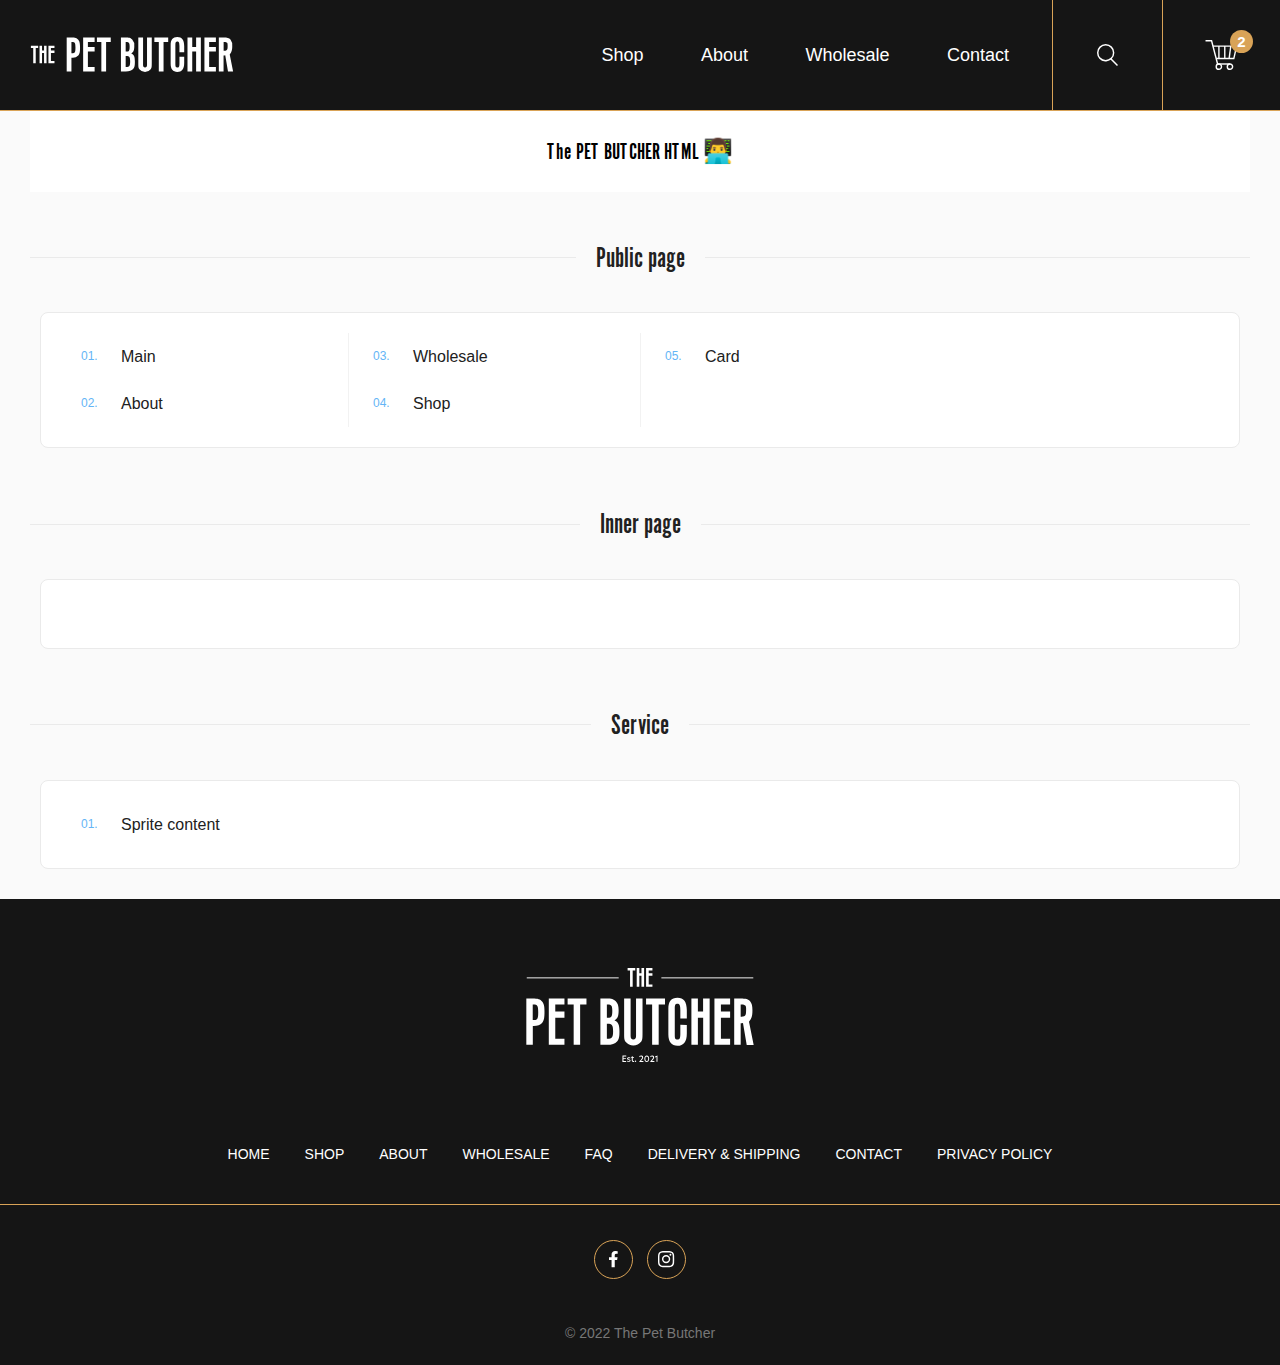
<file: index.html>
<!DOCTYPE html>
<html lang="ru">
<head>
    <meta charset="UTF-8">
    <title>the PET BUTCHER</title>
    <meta name="viewport"
          content="width=device-width, user-scalable=no, initial-scale=1.0, maximum-scale=1.0, minimum-scale=1.0">
    <meta http-equiv="X-UA-Compatible" content="ie=edge">
    <link rel="icon" href="favicons/favicon.ico" sizes="any"><!-- 32×32 -->
    <link rel="apple-touch-icon" href="favicons/apple-touch-icon.png"><!-- 180×180 -->
    <link rel="manifest" href="favicons/manifest.webapp">
    <link rel="icon" href="favicons/favicon.svg" type="image/svg+xml">
    <link rel="stylesheet" href="css/plugins.css">
    <link rel="stylesheet" href="css/style.css">
</head>
<body>
<div class="global-wrapper">
    <header class="header">
        <div class="header__row">
            <div class="mbox">
                <div class="header__logo-wrap">
                    <a href="/" class="header__logo">
                        <svg>
                            <use xlink:href="#logo-ico"></use>
                        </svg>
                    </a>
                </div>
                <div class="header__burger">
                    <span></span><span></span><span></span>
                </div>
            </div>
            <div class="header__nav">
                <div class="header__links">
                    <a href="#" class="header__links-item">Shop</a>
                    <a href="#" class="header__links-item">About</a>
                    <a href="#" class="header__links-item">Wholesale</a>
                    <a href="#" class="header__links-item">Contact</a>
                </div>
                <a href="#" class="header__search">
                    <svg>
                        <use xlink:href="#search-ico"></use>
                    </svg>
                </a>
                <a href="#" class="header__basket">
                    <svg>
                        <use xlink:href="#basket-ico"></use>
                    </svg>
                    <span class="header__basket-circle">2</span>
                </a>
    
            </div>
        </div>
    </header>
    <div class="shadow"></div>
    <div class="row"></div>
    <div class="col"></div>
    <div class="col"></div>
    <div class="main">
        <div class="mbox">
            <div class="head-line">
                <h1>The PET BUTCHER HTML 👨&zwj;💻 </h1>
            </div>

            <div class="wrap">

                <h5>Public page</h5>
                <ol class="box">
                    <li>
                        <a href="main.html" class="true">
                            Main
                        </a>
                    </li>
                    <li>
                        <a href="about.html" class="true">
                            About
                        </a>
                    </li>
                    <li>
                        <a href="wholesale.html" class="true">
                            Wholesale
                        </a>
                    </li>
                    <li>
                        <a href="shop.html" class="true">
                            Shop
                        </a>
                    </li>
                    <li>
                        <a href="card.html" class="true">
                            Card
                        </a>
                    </li>
                </ol>

                <h5>Inner page</h5>
                <ol class="box">
                    <li></li>
                </ol>
                <h5>Service</h5>
                <ol class="box">
                    <li>
                        <a href="sprite.html" class="true">
                            Sprite content
                        </a>
                    </li>
                </ol>
            </div>
        </div>
    </div>
    <footer class="footer">
        <div class="footer__top">
            <div class="mbox">
                <a href="#" class="footer__logo">
                    <svg>
                        <use xlink:href="#footer-logo"></use>
                    </svg>
                </a>
                <div class="footer__nav">
                    <a href="#" class="footer__link">Home</a>
                    <a href="#" class="footer__link">Shop</a>
                    <a href="#" class="footer__link">About</a>
                    <a href="#" class="footer__link">Wholesale</a>
                    <a href="#" class="footer__link">FAQ</a>
                    <a href="#" class="footer__link">Delivery & Shipping</a>
                    <a href="#" class="footer__link">Contact</a>
                    <a href="#" class="footer__link">Privacy Policy</a>
                </div>
            </div>
        </div>
        <div class="footer__bottom">
            <div class="mbox">
                <div class="footer__social">
                    <a href="#" class="footer__social-unit">
                        <svg>
                            <use xlink:href="#fb-ico"></use>
                        </svg>
                    </a>
                    <a href="#" class="footer__social-unit">
                        <svg>
                            <use xlink:href="#insta-ico"></use>
                        </svg>
                    </a>
                </div>
                <span class="footer__copyright">© 2022 The Pet Butcher</span>
            </div>
        </div>
    </footer>
    <script>
        let today = new Date();
        let date = today.getFullYear() + '-' + (today.getMonth() + 1) + '-' + today.getDate();
        let time = today.getHours() + ":" + today.getMinutes() + ":" + today.getSeconds();
        let dateTime = date + ' ' + time;
    
        let revision = dateTime;
        let file = 'images/sprite.svg';
    </script>
    <script src="js/plugins.js"></script>
    <script src="js/base.js"></script>
    <script src="js/dev.js"></script>
    <style>
        body {
            font-family: Roboto, Helvetica, Arial, sans-serif;
            font-size: 16px;
            background-color: #fafafa;
            color: #212121;
            margin: 0;
        }

        .head-line {
            background-color: #fff;
            text-align: center;
        }

        .head-line h1 {
            margin: 0 auto;
            padding: 20px 10px;
            max-width: 1280px;
            min-height: 68px;
            box-sizing: border-box;
            color: #000;
            font-size: 24px;
            font-weight: 300;
            word-wrap: break-word;
        }

        .wrap {
            padding: 10px;
            text-align: center;
            overflow: hidden;
        }

        h5 {
            text-align: center;
            position: relative;
            display: inline-block;
            max-width: 1280px;
            margin: 30px 0 10px;
            padding: 0 20px;
            background-color: #fafafa;
            font-weight: 400;
            font-size: 30px;
        }

        h5:before {
            content: '';
            position: absolute;
            height: 1px;
            width: 1280px;
            background-color: #eaeaea;
            top: 50%;
            left: 50%;
            -webkit-transform: translateX(-50%);
            transform: translateX(-50%);
            z-index: -1;
        }

        a {
            color: #212121;
            text-decoration: none;
        }

        a.not-ready {
            opacity: .5;
        }

        a:hover {
            color: #212121;
            text-decoration: underline;
        }

        .box {
            padding: 20px 40px;
            margin: 20px auto;
            width: 100%;
            max-width: 1280px;
            border-radius: 8px;
            box-sizing: border-box;
            border: 1px solid #eaeaea;
            background-color: #fff;
            text-align: left;
            -webkit-columns: 210px auto;
            columns: 210px auto;
            -webkit-column-gap: 50px;
            column-gap: 50px;
            -webkit-column-rule: 1px solid #f2f2f2;
            column-rule: 1px solid #f2f2f2;
        }

        ol,
        ul {
            list-style-type: none;
        }

        li {
            word-wrap: break-word;
            display: inline-block;
            box-sizing: border-box;
            width: 100%;
            padding: 10px 15px 10px 40px;
            position: relative;
        }

        li a::before {
            position: absolute;
            display: inline-block;
        }

        ol {
            counter-reset: item;
        }

        ol li {
            counter-increment: item;
        }

        ol li a::before {
            content: counter(item, decimal-leading-zero) ".";
            top: 13px;
            left: 0;
            color: #64b5f6;
            font-size: 12px;
            font-weight: 500;
            z-index: 10;
        }

        ol li a:visited::before {
            color: #ba68c8;
        }

        ul li a::before {
            content: '';
            top: 18px;
            left: 8px;
            width: 6px;
            height: 6px;
            border-radius: 50%;
            background-color: #64b5f6;
        }

        ul li a:visited::before {
            background-color: #ba68c8;
        }
    </style>
</div>
</body>
</html>
</file>
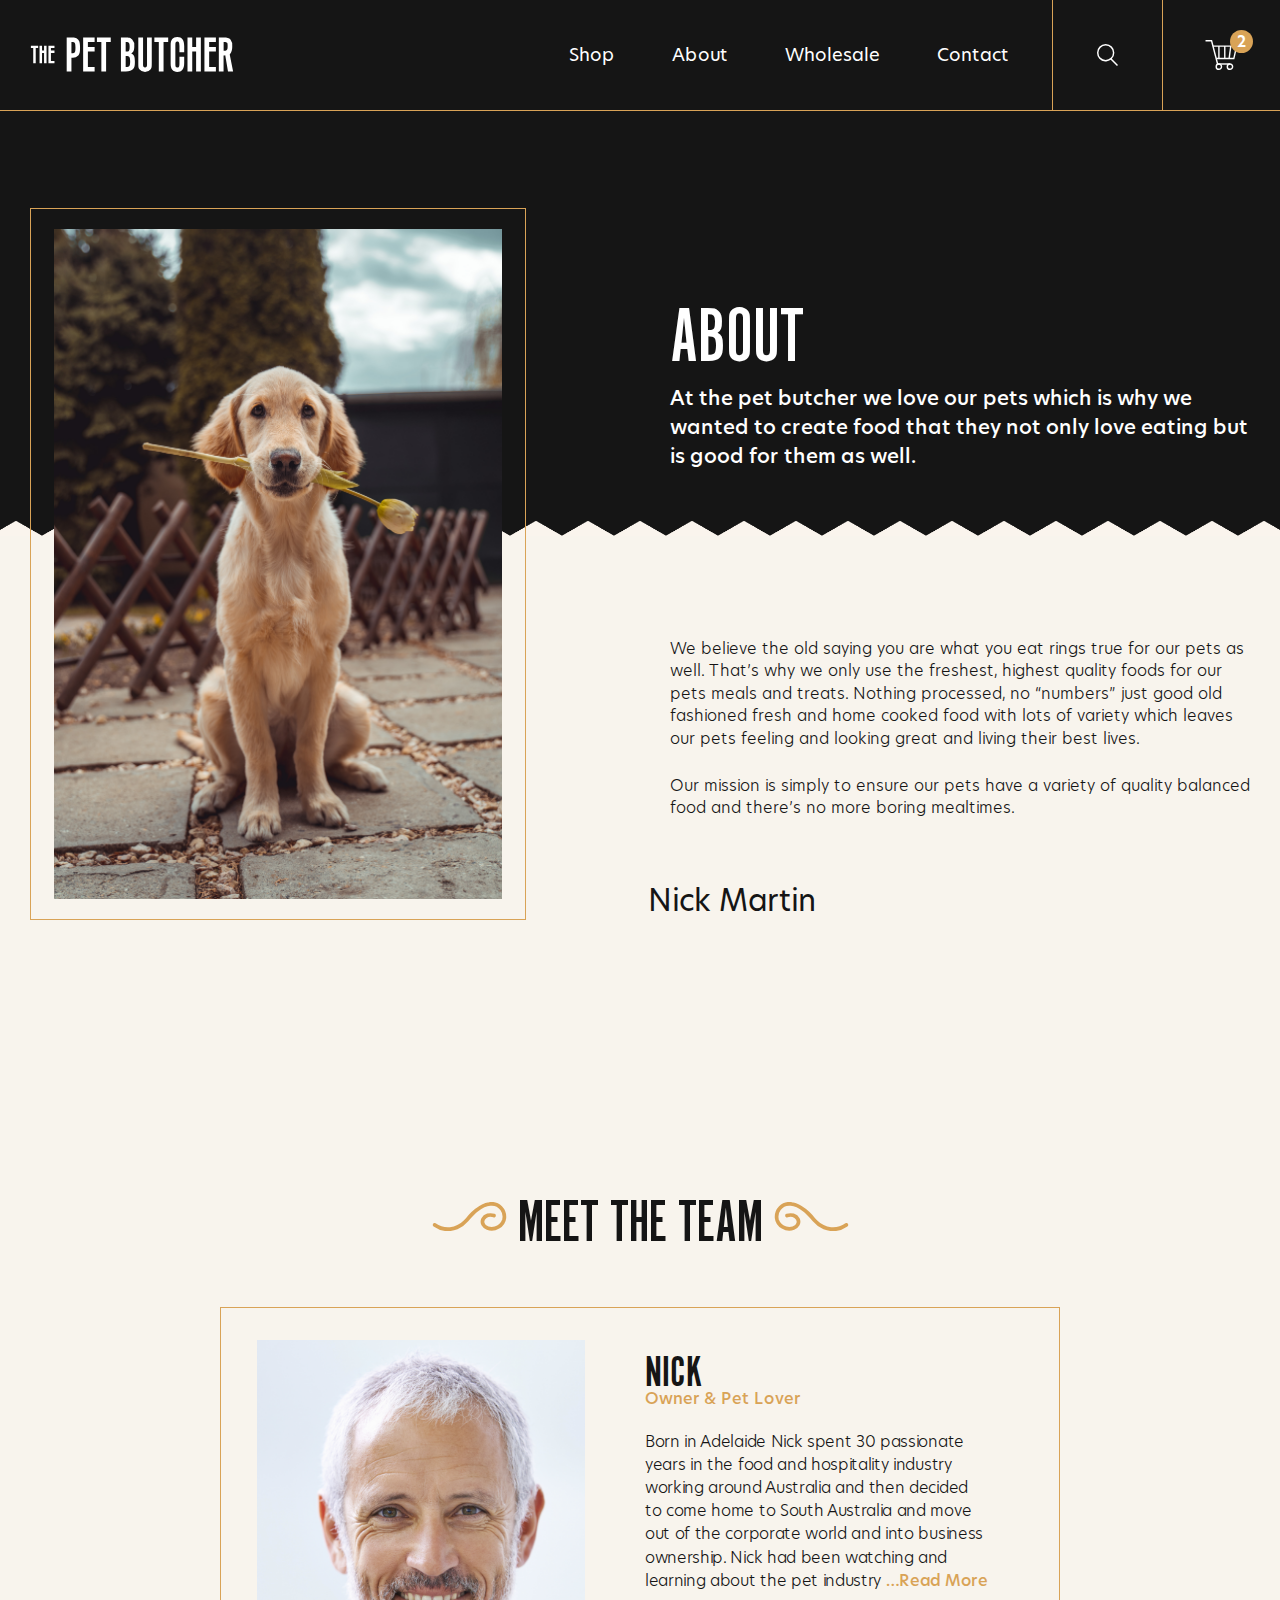
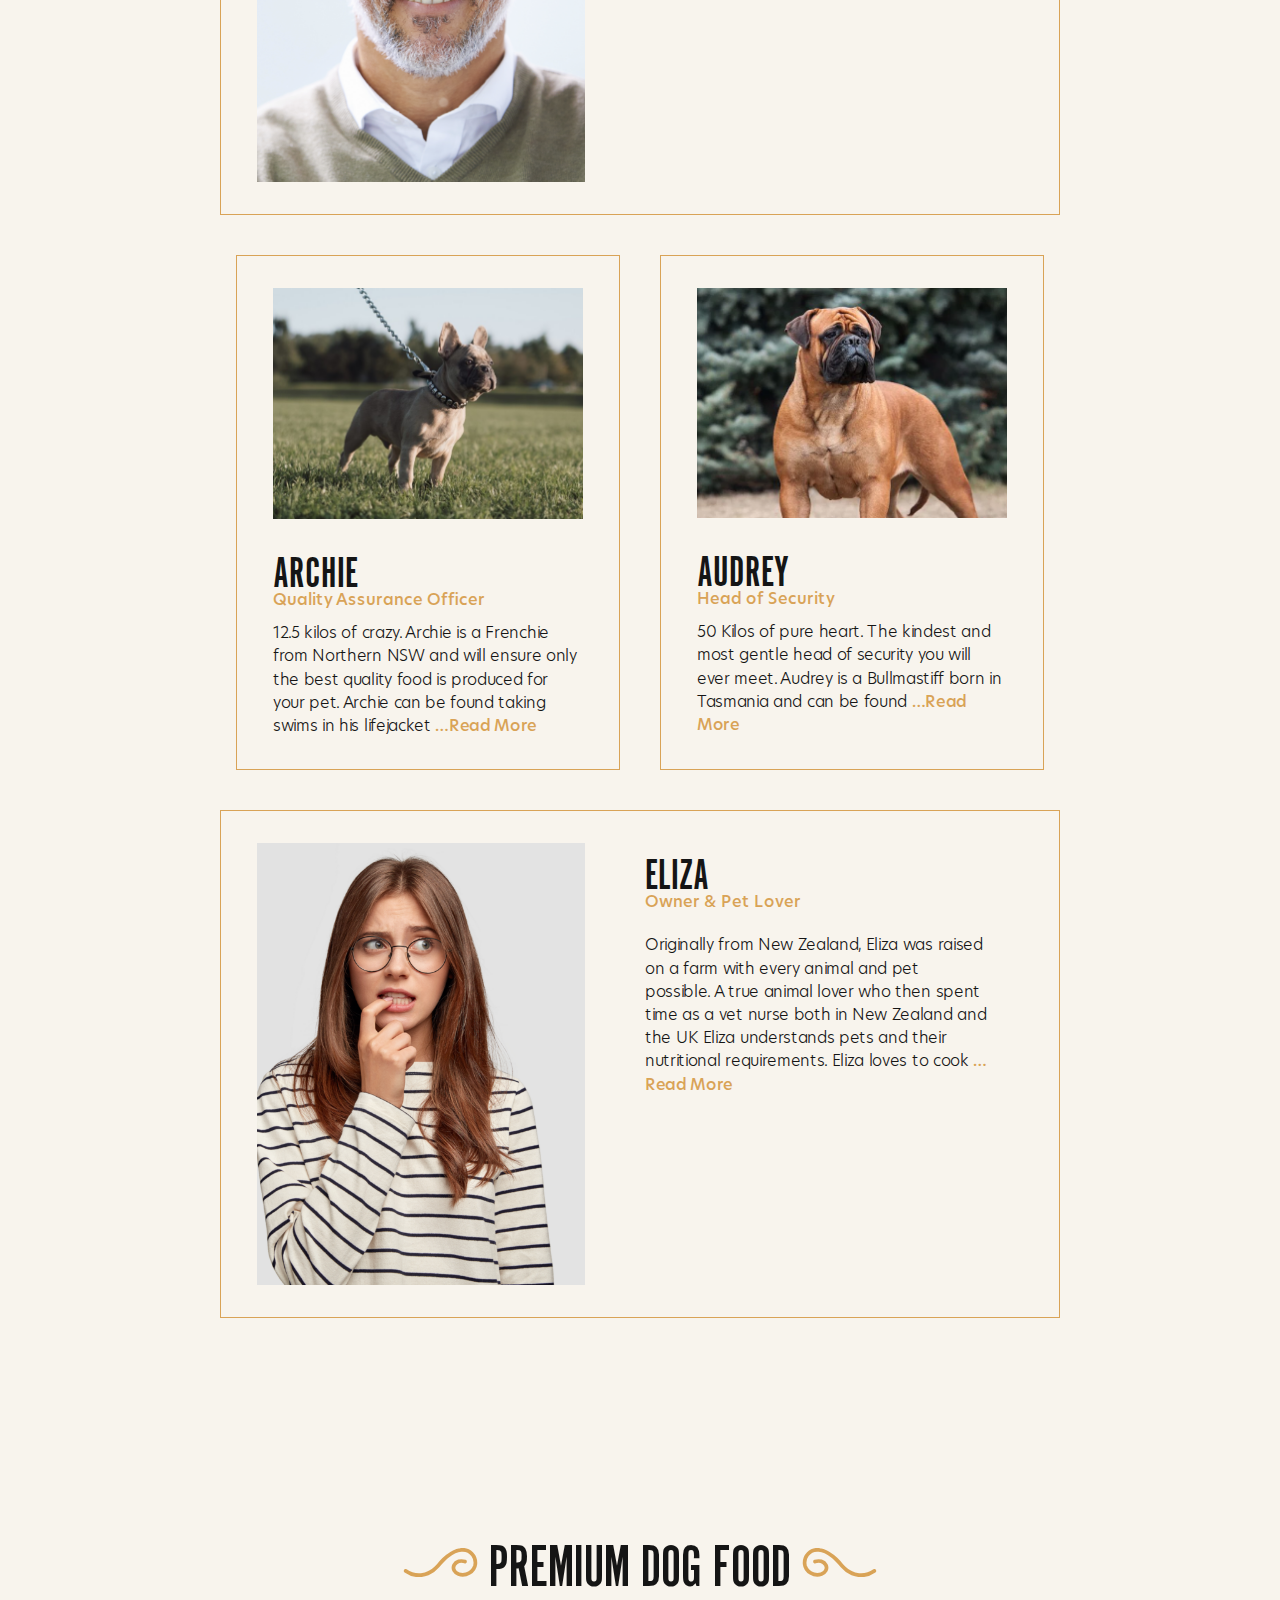
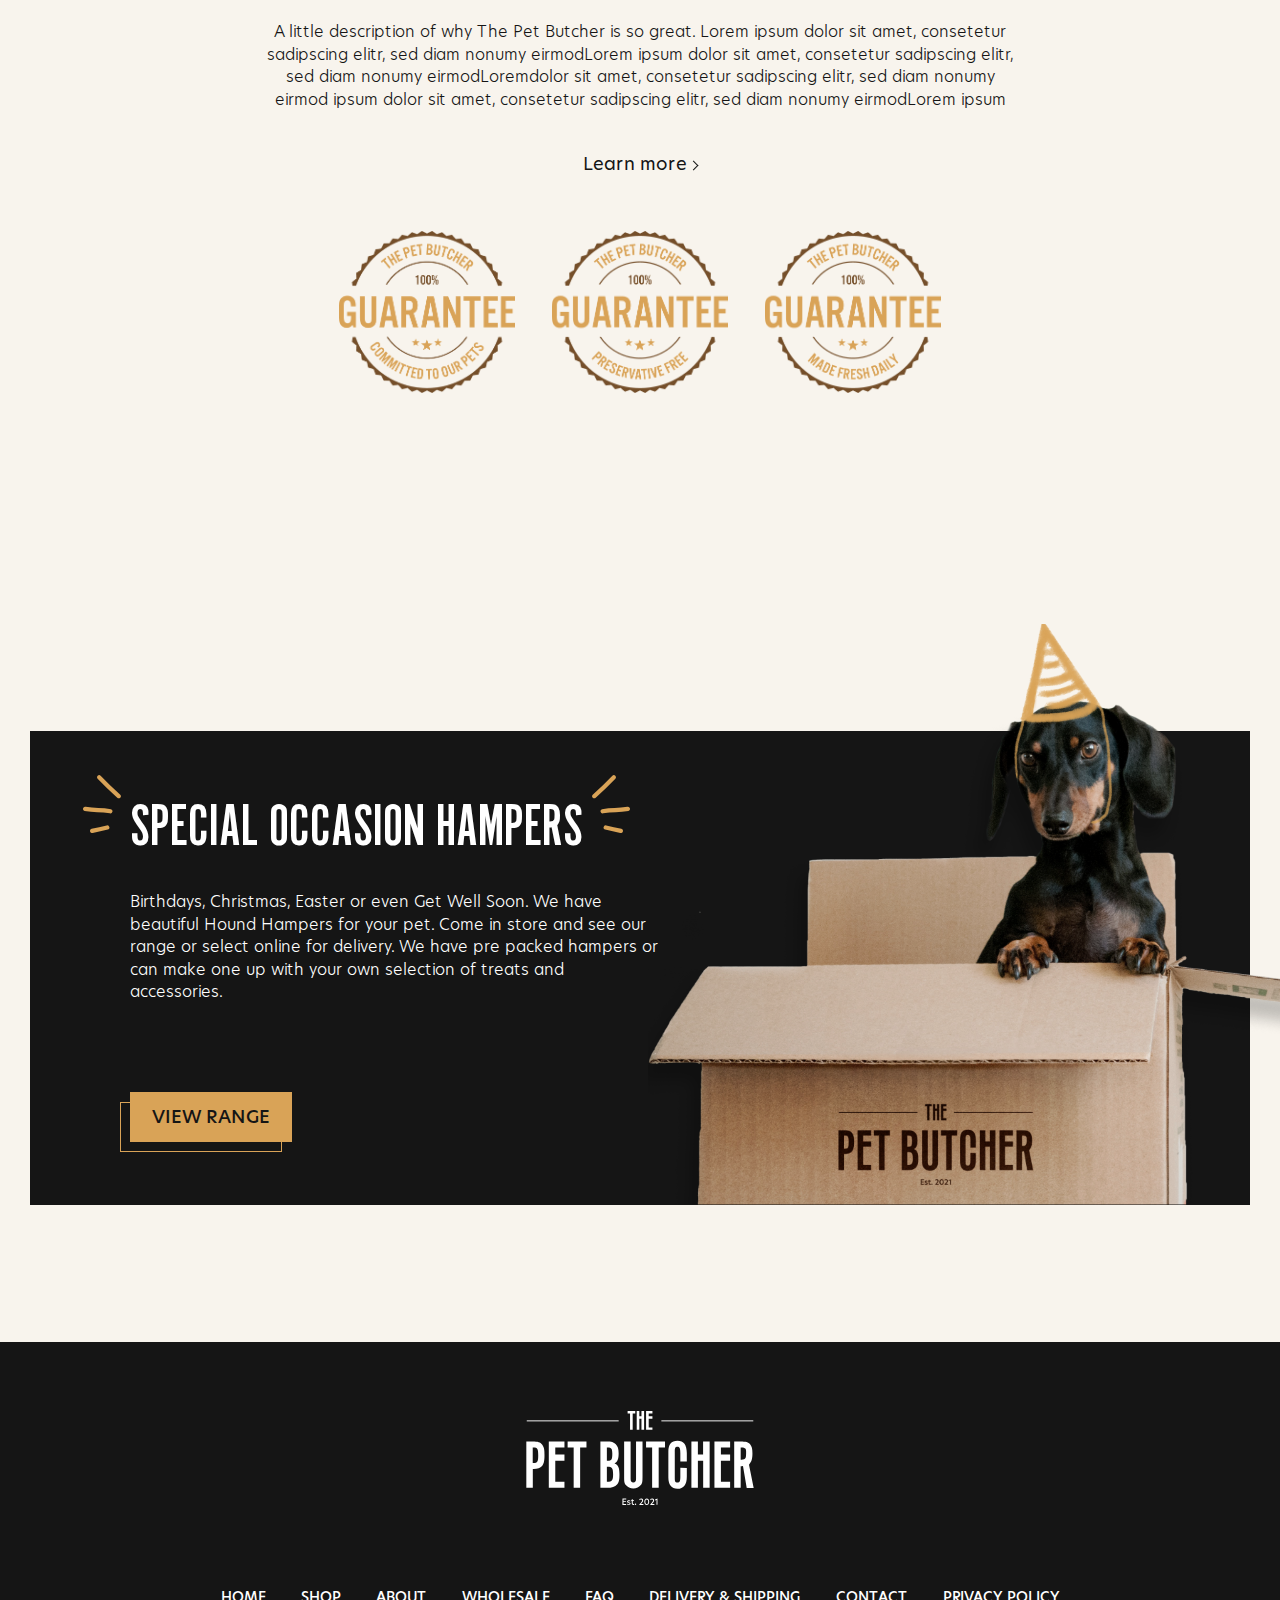
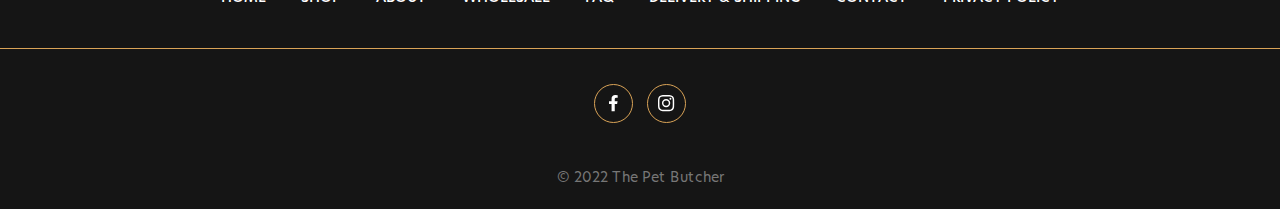
<file: about.html>
<!DOCTYPE html>
<html lang="ru">
<head>
    <meta charset="UTF-8">
    <title>the PET BUTCHER</title>
    <meta name="viewport"
          content="width=device-width, user-scalable=no, initial-scale=1.0, maximum-scale=1.0, minimum-scale=1.0">
    <meta http-equiv="X-UA-Compatible" content="ie=edge">
    <link rel="icon" href="favicons/favicon.ico" sizes="any"><!-- 32×32 -->
    <link rel="apple-touch-icon" href="favicons/apple-touch-icon.png"><!-- 180×180 -->
    <link rel="manifest" href="favicons/manifest.webapp">
    <link rel="icon" href="favicons/favicon.svg" type="image/svg+xml">
    <link rel="stylesheet" href="css/plugins.css">
    <link rel="stylesheet" href="css/style.css">
</head>
<body>
<div class="global-wrapper">
    <header class="header">
        <div class="header__row">
            <div class="mbox">
                <div class="header__logo-wrap">
                    <a href="/" class="header__logo">
                        <svg>
                            <use xlink:href="#logo-ico"></use>
                        </svg>
                    </a>
                </div>
                <div class="header__burger">
                    <span></span><span></span><span></span>
                </div>
            </div>
            <div class="header__nav">
                <div class="header__links">
                    <a href="#" class="header__links-item">Shop</a>
                    <a href="#" class="header__links-item">About</a>
                    <a href="#" class="header__links-item">Wholesale</a>
                    <a href="#" class="header__links-item">Contact</a>
                </div>
                <a href="#" class="header__search">
                    <svg>
                        <use xlink:href="#search-ico"></use>
                    </svg>
                </a>
                <a href="#" class="header__basket">
                    <svg>
                        <use xlink:href="#basket-ico"></use>
                    </svg>
                    <span class="header__basket-circle">2</span>
                </a>
    
            </div>
        </div>
    </header>
    <div class="shadow"></div>
    <div class="row"></div>
    <div class="col"></div>
    <div class="col"></div>
    <main class="main page-about">
        <section class="about curtain">
            <div class="mbox">
                <div class="about__wrap">
                    <div class="about__img">
                        <img src="images/about-img.png" alt="">
                    </div>
                    <div class="about__desc">
                        <h1 class="title big-title">About</h1>
                        <p class="about__info">At the pet butcher we love our pets which is why we wanted to create food that they not only love eating but is good for them as well.</p>
                        <p class="about__text text">We believe the old saying you are what you eat rings true for our pets as well.  That’s why we only use the freshest, highest quality foods for our pets meals and treats.  Nothing processed, no “numbers” just good old fashioned fresh and home cooked food with lots of variety which leaves our pets feeling and looking great and living their best lives.</p>
                        <p class="about__text text">Our mission is simply to ensure our pets have a variety of quality balanced food and there’s no more boring mealtimes.</p>
                        <span class="about__name">Nick Martin</span>
                    </div>
                </div>
            </div>
        </section>
        <section class="team">
            <div class="mbox">
                <div class="title-row">
                    <div class="title-row__left">
                        <svg>
                            <use xlink:href="#wave-left"></use>
                        </svg>
                    </div>
                    <h3 class="title">MEET THE TEAM</h3>
                    <div class="title-row__right">
                        <svg>
                            <use xlink:href="#wave-right"></use>
                        </svg>
                    </div>
                </div>
                <div class="team__wrap">
                    <div class="team__item team__item--big">
                        <div class="team__img">
                            <img src="images/istock_000044396292xlarge.png" alt="">
                        </div>
                        <div class="team__desc">
                            <h5 class="team__title title">NICK</h5>
                            <span class="team__subtitle">Owner & Pet Lover</span>
                            <p class="team__text text">
                                Born in Adelaide Nick spent 30 passionate years in the food and hospitality industry working around Australia and then decided to come home to South Australia and move out of the corporate world and into business ownership.  Nick had been watching and learning about the pet industry
                                <span class="team__more-btn">…Read More</span>
                            </p>
                        </div>
                    </div>
                    <div class="team__item">
                        <div class="team__img">
                            <img src="images/img_5fe21ff471b5a.png" alt="">
                        </div>
                        <div class="team__desc">
                            <h5 class="team__title title">ARCHIe</h5>
                            <span class="team__subtitle">Quality Assurance Officer</span>
                            <p class="team__text text">
                                12.5 kilos of crazy.  Archie is a Frenchie from Northern NSW and will ensure only the best quality food is produced for your pet.  Archie can be found taking swims in his lifejacket
                                <span class="team__more-btn">…Read More</span>
                            </p>
                        </div>
                    </div>
                    <div class="team__item">
                        <div class="team__img">
                            <img src="images/Bullmastiff-FeaturedImage-1024x615.png" alt="">
                        </div>
                        <div class="team__desc">
                            <h5 class="team__title title">Audrey</h5>
                            <span class="team__subtitle">Head of Security</span>
                            <p class="team__text text">
                                50 Kilos of pure heart. The kindest and most gentle head of security you will ever meet.  Audrey is a Bullmastiff born in Tasmania and can be found
                                <span class="team__more-btn">…Read More</span>
                            </p>
                        </div>
                    </div>
                    <div class="team__item team__item--big">
                        <div class="team__img">
                            <img src="images/AdobeStock_220535011.png" alt="">
                        </div>
                        <div class="team__desc">
                            <h5 class="team__title title">Eliza</h5>
                            <span class="team__subtitle">Owner & Pet Lover</span>
                            <p class="team__text text">
                                Originally from New Zealand, Eliza was raised on a farm with every animal and pet possible.  A true animal lover who then spent time as a vet nurse both in New Zealand and the UK Eliza understands pets and their nutritional requirements.  Eliza loves to cook
                                <span class="team__more-btn">…Read More</span>
                            </p>
                        </div>
                    </div>
                </div>
            </div>
        </section>
        <section class="premium">
            <div class="mbox">
                <div class="premium__block">
                    <div class="title-row">
                        <div class="title-row__left">
                            <svg>
                                <use xlink:href="#wave-left"></use>
                            </svg>
                        </div>
                        <h3 class="title">pREMIUM dOG food</h3>
                        <div class="title-row__right">
                            <svg>
                                <use xlink:href="#wave-right"></use>
                            </svg>
                        </div>
                    </div>
                    <div class="premium__text-wrap">
                        <p class="premium__text text">A little description of why The Pet Butcher is so great. Lorem ipsum dolor sit amet, consetetur sadipscing elitr, sed diam nonumy eirmodLorem ipsum dolor sit amet, consetetur sadipscing elitr, sed diam nonumy eirmodLoremdolor sit amet, consetetur sadipscing elitr, sed diam nonumy eirmod ipsum dolor sit amet, consetetur sadipscing elitr, sed diam nonumy eirmodLorem ipsum dolor sit amet, consetetur sadipscing elitr, sed diam nonumy eirmoddolor sit amet, consetetur sadipscing elitr, sed diam nonumy eirmod</p>
                        <span class="premium__show-more">Learn more</span>
                    </div>
                    <div class="premium__img">
                        <div class="premium__img-unit">
                            <img src="images/TPB-Badge-Left.png" alt="">
                        </div>
                        <div class="premium__img-unit">
                            <img src="images/TPB-Badge-Middle.png" alt="">
                        </div>
                        <div class="premium__img-unit">
                            <img src="images/TPB-Badge-Right.png" alt="">
                        </div>
                    </div>
                </div>
            </div>
        </section>
        <section class="special-occasion">
            <div class="mbox">
                <div class="special-occasion__block">
                    <div class="special-occasion__info">
                        <div class="special-occasion__title">
                            <svg class="special-occasion__left">
                                <use xlink:href="#occasion-left"></use>
                            </svg>
                            <h3 class="title">Special Occasion HAMPERS</h3>
                            <svg class="special-occasion__right">
                                <use xlink:href="#occasion-right"></use>
                            </svg>
                        </div>
                        <p class="special-occasion__text text">Birthdays, Christmas, Easter or even Get Well Soon.  We have beautiful Hound Hampers for your pet.  Come in store and see our range or select online for delivery.  We have pre packed hampers or can make one up with your own selection of treats and accessories.</p>
                        <a href="#" class="btn"><span>VIEW RANGE</span></a>
                    </div>
                    <div class="special-occasion__img">
                        <img src="images/TPB-Birthdays.png" alt="">
                    </div>
                </div>
            </div>
        </section>
    </main>
    <footer class="footer">
        <div class="footer__top">
            <div class="mbox">
                <a href="#" class="footer__logo">
                    <svg>
                        <use xlink:href="#footer-logo"></use>
                    </svg>
                </a>
                <div class="footer__nav">
                    <a href="#" class="footer__link">Home</a>
                    <a href="#" class="footer__link">Shop</a>
                    <a href="#" class="footer__link">About</a>
                    <a href="#" class="footer__link">Wholesale</a>
                    <a href="#" class="footer__link">FAQ</a>
                    <a href="#" class="footer__link">Delivery & Shipping</a>
                    <a href="#" class="footer__link">Contact</a>
                    <a href="#" class="footer__link">Privacy Policy</a>
                </div>
            </div>
        </div>
        <div class="footer__bottom">
            <div class="mbox">
                <div class="footer__social">
                    <a href="#" class="footer__social-unit">
                        <svg>
                            <use xlink:href="#fb-ico"></use>
                        </svg>
                    </a>
                    <a href="#" class="footer__social-unit">
                        <svg>
                            <use xlink:href="#insta-ico"></use>
                        </svg>
                    </a>
                </div>
                <span class="footer__copyright">© 2022 The Pet Butcher</span>
            </div>
        </div>
    </footer>
    <script>
        let today = new Date();
        let date = today.getFullYear() + '-' + (today.getMonth() + 1) + '-' + today.getDate();
        let time = today.getHours() + ":" + today.getMinutes() + ":" + today.getSeconds();
        let dateTime = date + ' ' + time;
    
        let revision = dateTime;
        let file = 'images/sprite.svg';
    </script>
    <script src="js/plugins.js"></script>
    <script src="js/base.js"></script>
    <script src="js/dev.js"></script>
</div>
</body>
</html>
</file>
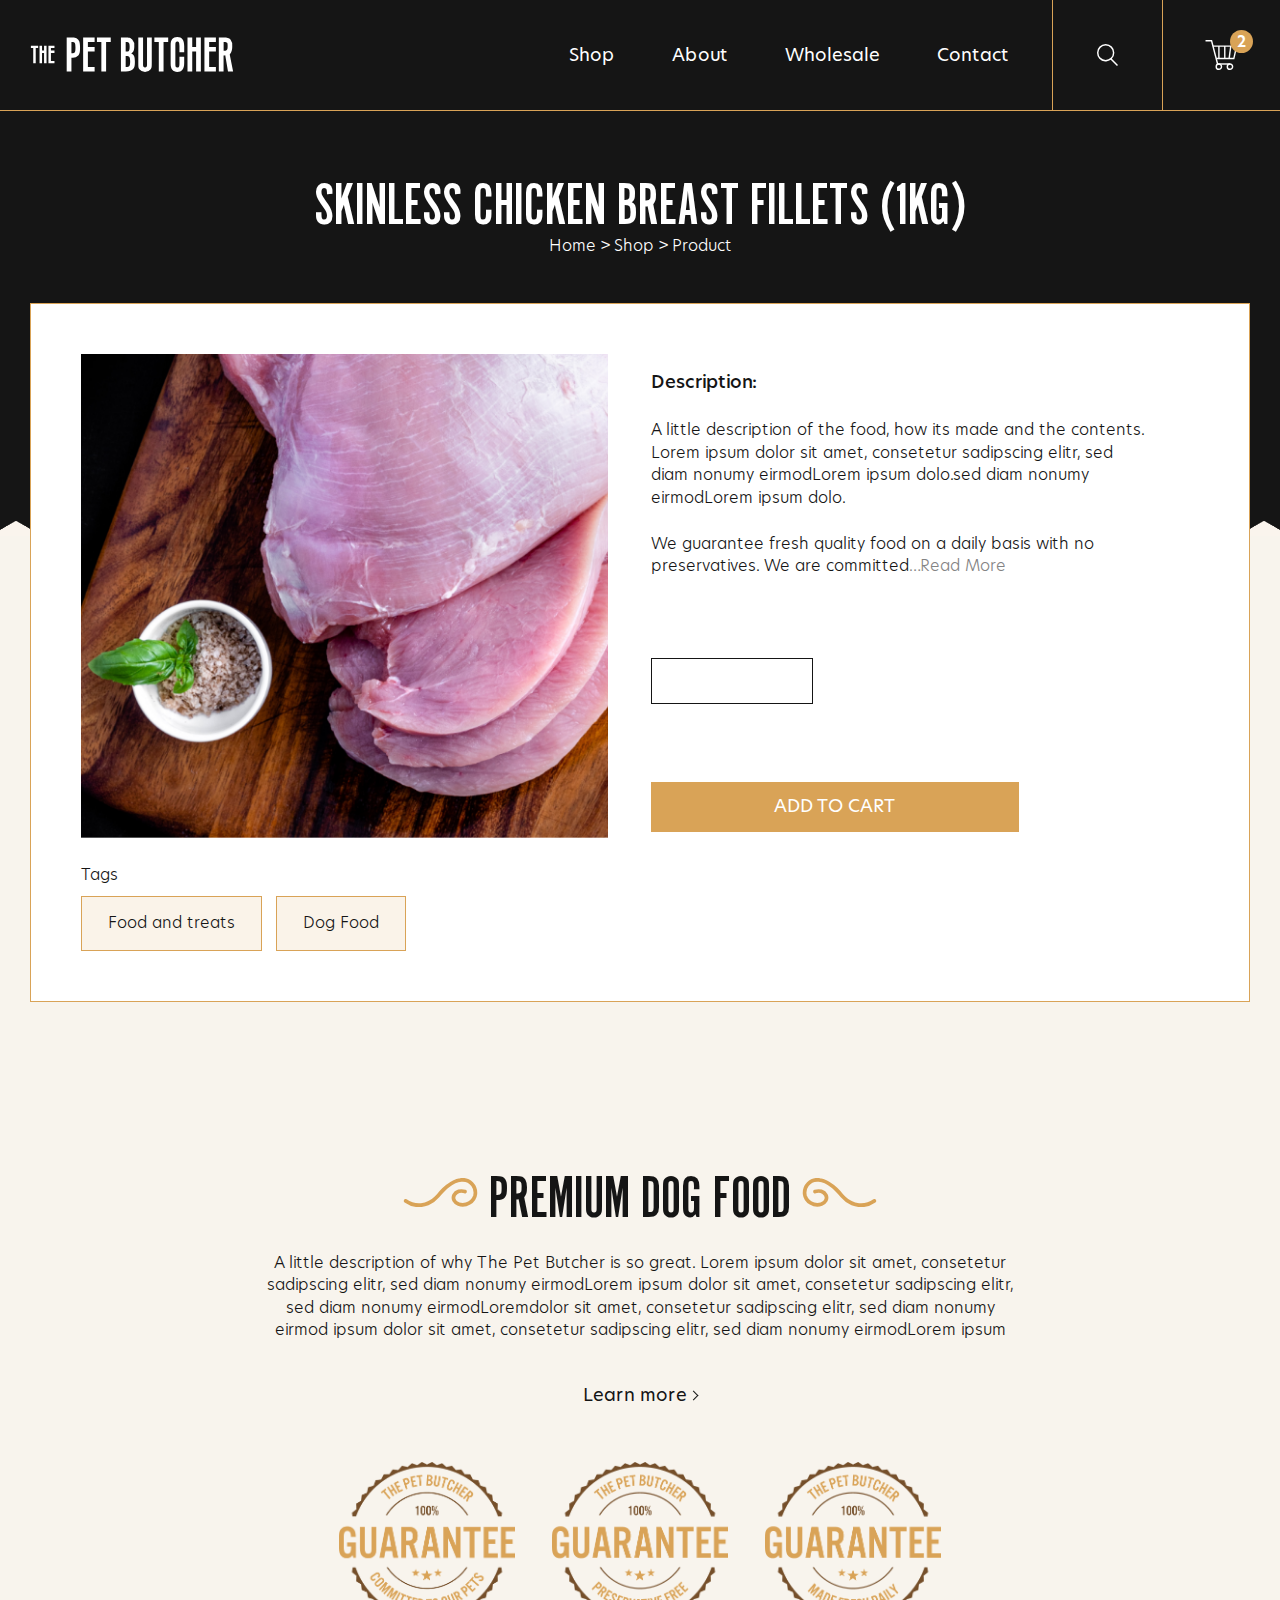
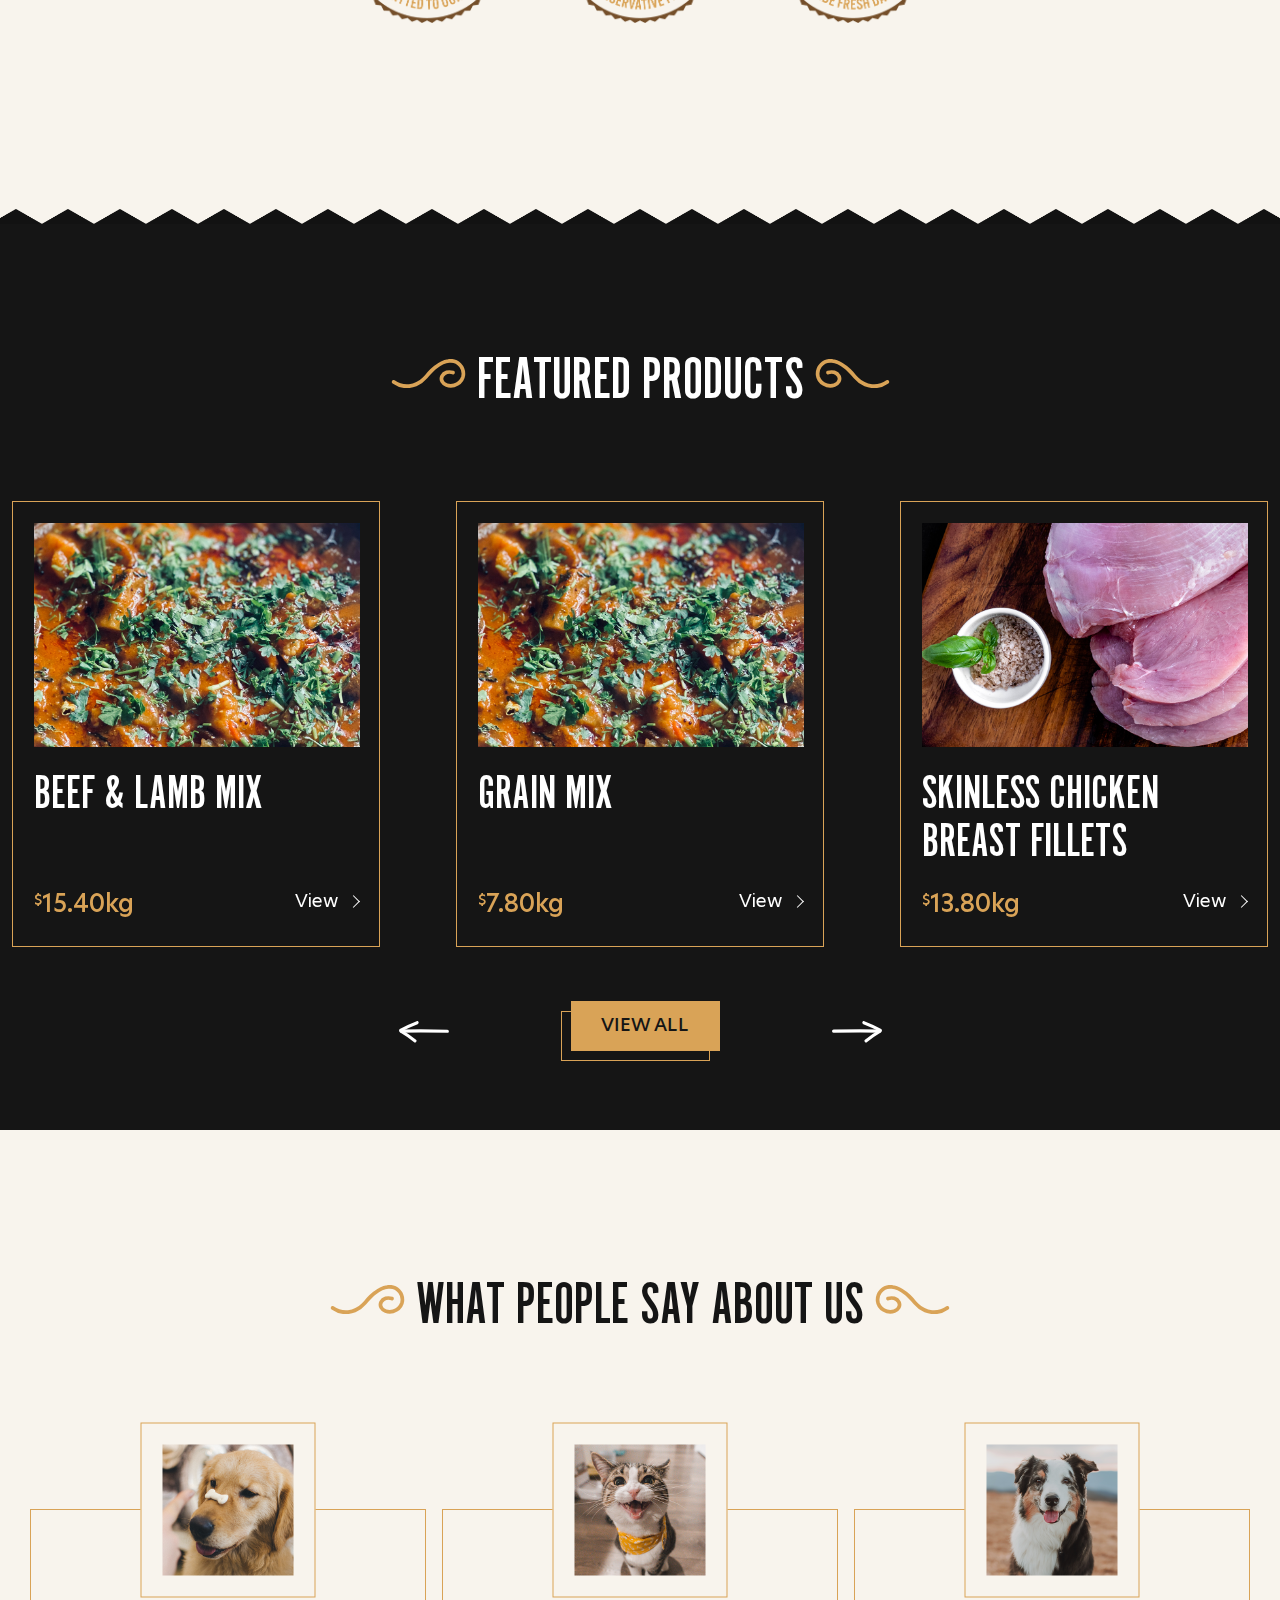
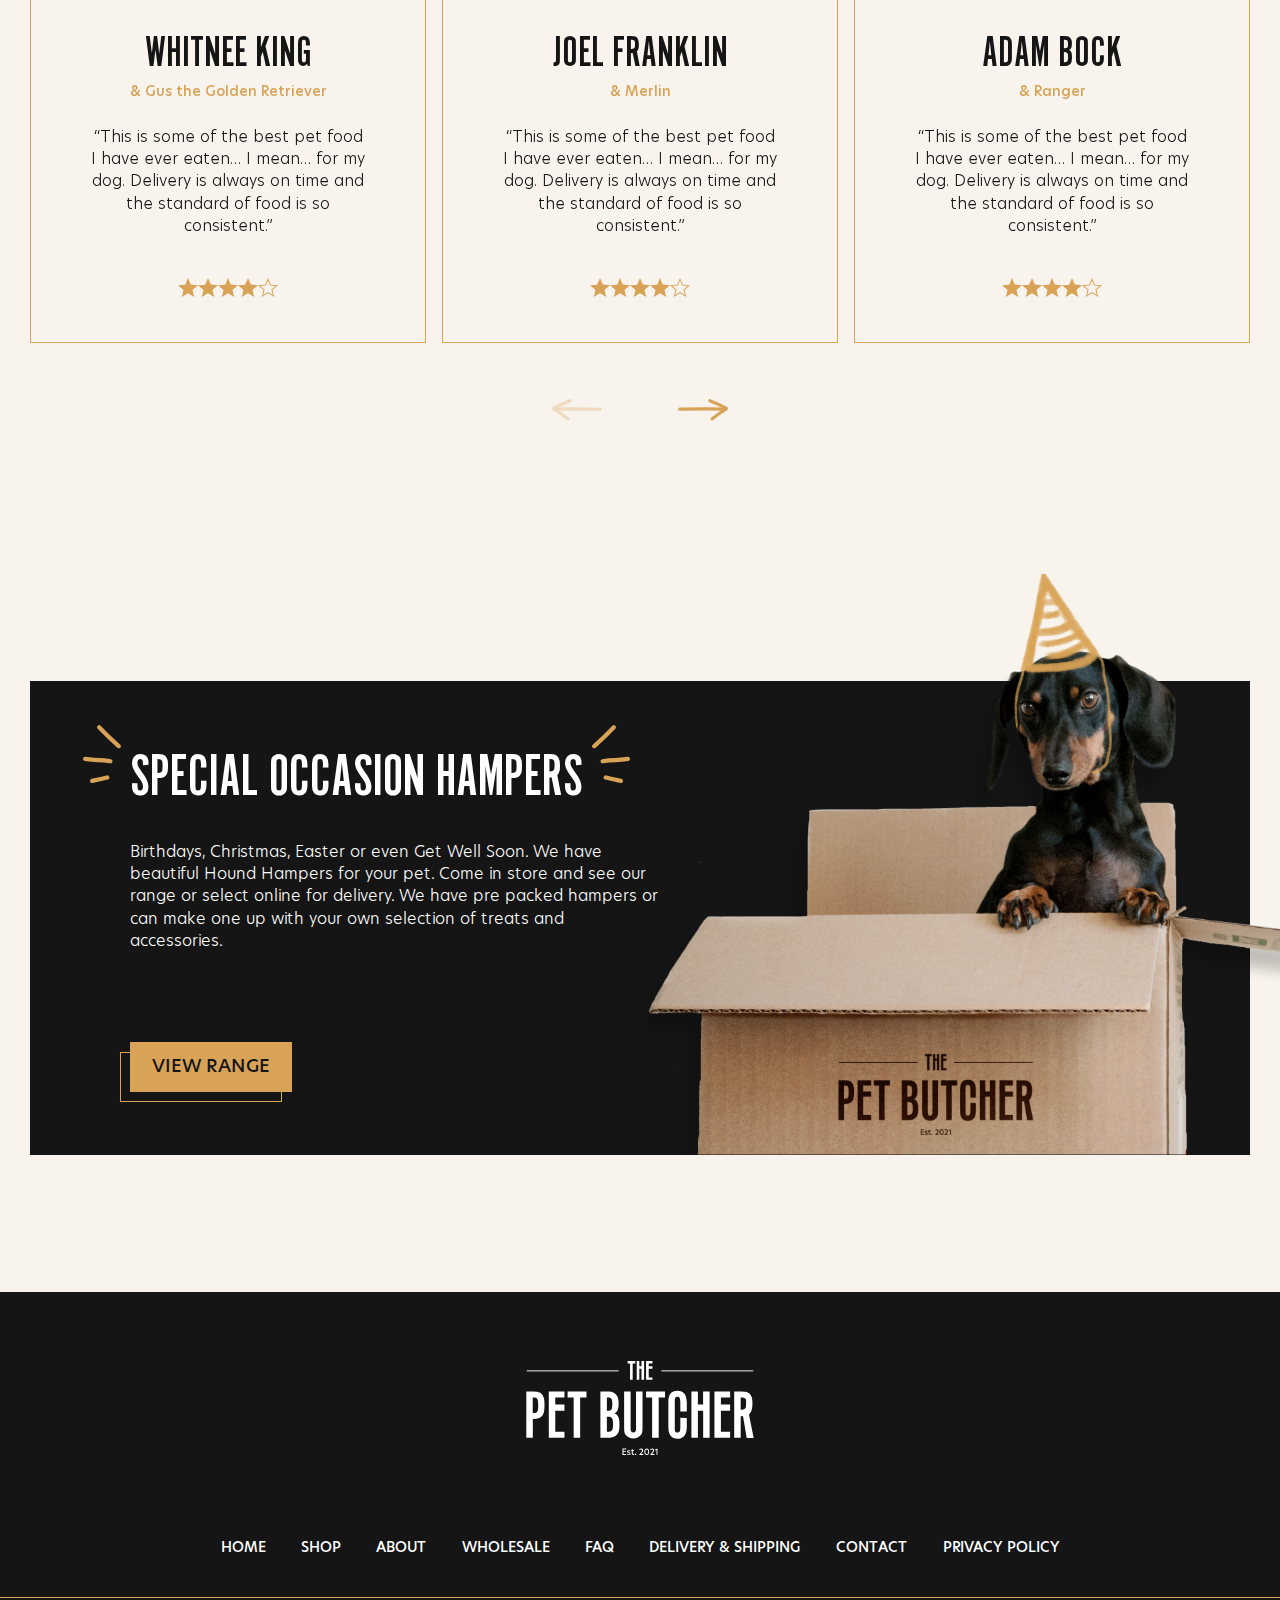
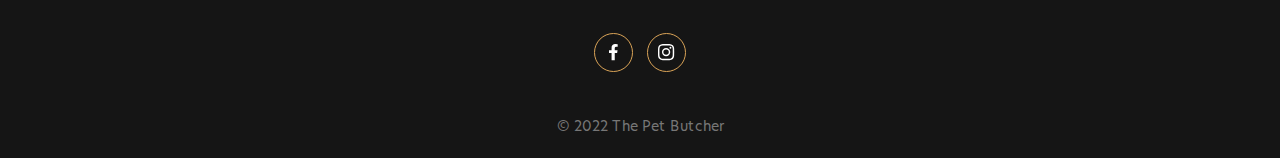
<file: card.html>
<!DOCTYPE html>
<html lang="ru">
<head>
    <meta charset="UTF-8">
    <title>the PET BUTCHER</title>
    <meta name="viewport"
          content="width=device-width, user-scalable=no, initial-scale=1.0, maximum-scale=1.0, minimum-scale=1.0">
    <meta http-equiv="X-UA-Compatible" content="ie=edge">
    <link rel="icon" href="favicons/favicon.ico" sizes="any"><!-- 32×32 -->
    <link rel="apple-touch-icon" href="favicons/apple-touch-icon.png"><!-- 180×180 -->
    <link rel="manifest" href="favicons/manifest.webapp">
    <link rel="icon" href="favicons/favicon.svg" type="image/svg+xml">
    <link rel="stylesheet" href="css/plugins.css">
    <link rel="stylesheet" href="css/style.css">
</head>
<body>
<div class="global-wrapper">
    <header class="header">
        <div class="header__row">
            <div class="mbox">
                <div class="header__logo-wrap">
                    <a href="/" class="header__logo">
                        <svg>
                            <use xlink:href="#logo-ico"></use>
                        </svg>
                    </a>
                </div>
                <div class="header__burger">
                    <span></span><span></span><span></span>
                </div>
            </div>
            <div class="header__nav">
                <div class="header__links">
                    <a href="#" class="header__links-item">Shop</a>
                    <a href="#" class="header__links-item">About</a>
                    <a href="#" class="header__links-item">Wholesale</a>
                    <a href="#" class="header__links-item">Contact</a>
                </div>
                <a href="#" class="header__search">
                    <svg>
                        <use xlink:href="#search-ico"></use>
                    </svg>
                </a>
                <a href="#" class="header__basket">
                    <svg>
                        <use xlink:href="#basket-ico"></use>
                    </svg>
                    <span class="header__basket-circle">2</span>
                </a>
    
            </div>
        </div>
    </header>
    <div class="shadow"></div>
    <div class="row"></div>
    <div class="col"></div>
    <div class="col"></div>
    <main class="main page-card">
        <section class="card curtain">
            <div class="mbox">
                <div class="card__wrap">
                    <h1 class="title">SKINLESS CHICKEN BREAsT FILLETS (1kg)</h1>
                    <div class="breadcrumbs">
                        <a href="#" class="breadcrumbs__link text">Home</a>
                        <a href="#" class="breadcrumbs__link text">Shop</a>
                        <span class="breadcrumbs__link text">Product</span>
                    </div>
                    <div class="card__inner">
                        <div class="card__row">
                            <div class="card__img">
                                <img src="images/card-img.png" alt="">
                            </div>
                            <div class="card__desc">
                                <p class="card__title">Description:</p>
                                <p class="card__text text">A little description of the food, how its made and the contents. Lorem ipsum dolor sit amet, consetetur sadipscing elitr, sed diam nonumy eirmodLorem ipsum dolo.sed diam nonumy eirmodLorem ipsum dolo.</p>
                                <p class="card__text text">
                                    We guarantee fresh quality food on a daily basis with no preservatives. We are committed<span class="card__text-more text">…Read More</span></p>
                                <div class="card__count"></div>
                                <div class="card__sum"></div>
                                <a href="#" class="yellow-btn">Add to cart</a>
                            </div>
                        </div>
                        <div class="card__row">
                            <div class="card__row-bottom">
                                <p class="card__caption text">Tags</p>
                                <div class="card__tags">
                                    <a href="#" class="card__tags-unit text">Food and treats</a>
                                    <a href="#" class="card__tags-unit text">Dog Food</a>
                                </div>
                            </div>
                        </div>
                    </div>
                </div>
            </div>
        </section>
        <section class="premium">
            <div class="mbox">
                <div class="premium__block">
                    <div class="title-row">
                        <div class="title-row__left">
                            <svg>
                                <use xlink:href="#wave-left"></use>
                            </svg>
                        </div>
                        <h3 class="title">pREMIUM dOG food</h3>
                        <div class="title-row__right">
                            <svg>
                                <use xlink:href="#wave-right"></use>
                            </svg>
                        </div>
                    </div>
                    <div class="premium__text-wrap">
                        <p class="premium__text text">A little description of why The Pet Butcher is so great. Lorem ipsum dolor sit amet, consetetur sadipscing elitr, sed diam nonumy eirmodLorem ipsum dolor sit amet, consetetur sadipscing elitr, sed diam nonumy eirmodLoremdolor sit amet, consetetur sadipscing elitr, sed diam nonumy eirmod ipsum dolor sit amet, consetetur sadipscing elitr, sed diam nonumy eirmodLorem ipsum dolor sit amet, consetetur sadipscing elitr, sed diam nonumy eirmoddolor sit amet, consetetur sadipscing elitr, sed diam nonumy eirmod</p>
                        <span class="premium__show-more">Learn more</span>
                    </div>
                    <div class="premium__img">
                        <div class="premium__img-unit">
                            <img src="images/TPB-Badge-Left.png" alt="">
                        </div>
                        <div class="premium__img-unit">
                            <img src="images/TPB-Badge-Middle.png" alt="">
                        </div>
                        <div class="premium__img-unit">
                            <img src="images/TPB-Badge-Right.png" alt="">
                        </div>
                    </div>
                </div>
            </div>
        </section>
        <section class="products">
            <div class="mbox">
                <div class="title-row">
                    <div class="title-row__left">
                        <svg>
                            <use xlink:href="#wave-left"></use>
                        </svg>
                    </div>
                    <h3 class="title">Featured Products</h3>
                    <div class="title-row__right">
                        <svg>
                            <use xlink:href="#wave-right"></use>
                        </svg>
                    </div>
                </div>
            </div>
            <div class="products__slider swiper-wrapper">
                <a href="#" class="products__slide swiper-slide">
                    <div class="products__slide-img">
                        <img src="images/TPB-Meat-Mix.png" alt="">
                    </div>
                    <h4 class="products__slide-title">GRAIN MIX</h4>
                    <div class="products__slide-bottom">
                        <div class="products__slide-price">
                            <span>$</span>
                            7.80kg
                        </div>
                        <div class="products__slide-view">View</div>
                    </div>
                </a>
                <a href="#" class="products__slide swiper-slide">
                    <div class="products__slide-img">
                        <img src="images/TPB-5-Chicken.png" alt="">
                    </div>
                    <h4 class="products__slide-title">Skinless Chicken Breast Fillets</h4>
                    <div class="products__slide-bottom">
                        <div class="products__slide-price">
                            <span>$</span>
                            13.80kg
                        </div>
                        <div class="products__slide-view">View</div>
                    </div>
                </a>
                <a href="#" class="products__slide swiper-slide">
                    <div class="products__slide-img">
                        <img src="images/TPB-Meat-Mix.png" alt="">
                    </div>
                    <h4 class="products__slide-title">BEEF & LAMB MIX</h4>
                    <div class="products__slide-bottom">
                        <div class="products__slide-price">
                            <span>$</span>
                            15.40kg
                        </div>
                        <div class="products__slide-view">View</div>
                    </div>
                </a>
                <a href="#" class="products__slide swiper-slide">
                    <div class="products__slide-img">
                        <img src="images/TPB-5-Chicken.png" alt="">
                    </div>
                    <h4 class="products__slide-title">Skinless Chicken Breast Fillets</h4>
                    <div class="products__slide-bottom">
                        <div class="products__slide-price">
                            <span>$</span>
                            13.80kg
                        </div>
                        <div class="products__slide-view">View</div>
                    </div>
                </a>
                <a href="#" class="products__slide swiper-slide">
                    <div class="products__slide-img">
                        <img src="images/TPB-Meat-Mix.png" alt="">
                    </div>
                    <h4 class="products__slide-title">BEEF & LAMB MIX</h4>
                    <div class="products__slide-bottom">
                        <div class="products__slide-price">
                            <span>$</span>
                            15.40kg
                        </div>
                        <div class="products__slide-view">View</div>
                    </div>
                </a>
                <a href="#" class="products__slide swiper-slide">
                    <div class="products__slide-img">
                        <img src="images/TPB-5-Chicken.png" alt="">
                    </div>
                    <h4 class="products__slide-title">Skinless Chicken Breast Fillets</h4>
                    <div class="products__slide-bottom">
                        <div class="products__slide-price">
                            <span>$</span>
                            13.80kg
                        </div>
                        <div class="products__slide-view">View</div>
                    </div>
                </a>
                <a href="#" class="products__slide swiper-slide">
                    <div class="products__slide-img">
                        <img src="images/TPB-Meat-Mix.png" alt="">
                    </div>
                    <h4 class="products__slide-title">BEEF & LAMB MIX</h4>
                    <div class="products__slide-bottom">
                        <div class="products__slide-price">
                            <span>$</span>
                            15.40kg
                        </div>
                        <div class="products__slide-view">View</div>
                    </div>
                </a>
            </div>
            <div class="arrows">
                <div class="arrows__wrap">
                    <div class="arrows__left">
                        <svg>
                            <use xlink:href="#arrow-left"></use>
                        </svg>
                    </div>
                    <a href="#" class="btn"><span>VIEW ALL</span></a>
                    <div class="arrows__right">
                        <svg>
                            <use xlink:href="#arrow-right"></use>
                        </svg>
                    </div>
                </div>
            </div>
        </section>
        <section class="response">
            <div class="mbox">
                <div class="response__inner">
                    <div class="title-row">
                        <div class="title-row__left">
                            <svg>
                                <use xlink:href="#wave-left"></use>
                            </svg>
                        </div>
                        <h3 class="title">What people say about us</h3>
                        <div class="title-row__right">
                            <svg>
                                <use xlink:href="#wave-right"></use>
                            </svg>
                        </div>
                    </div>
                    <div class="response__slider-wrap">
                        <div class="response__slider swiper-wrapper">
                            <div class="response__slide swiper-slide">
                                <div class="response__slide-img">
                                    <img src="images/TPB-Gus.png" alt="">
                                </div>
                                <h5 class="response__slide-title title">Whitnee King</h5>
                                <span class="response__slide-subtitle">& Gus the Golden Retriever </span>
                                <p class="response__slide-text text">“This is some of the best pet food I have ever eaten… I mean… for my dog. Delivery is always on time and the standard of food is so consistent.”</p>
                                <div class="rating">
                                    <svg>
                                        <use xlink:href="#rating-active-ico"></use>
                                    </svg>
                                    <svg>
                                        <use xlink:href="#rating-active-ico"></use>
                                    </svg>
                                    <svg>
                                        <use xlink:href="#rating-active-ico"></use>
                                    </svg>
                                    <svg>
                                        <use xlink:href="#rating-active-ico"></use>
                                    </svg>
                                    <svg>
                                        <use xlink:href="#rating-ico"></use>
                                    </svg>
                                </div>
                            </div>
                            <div class="response__slide swiper-slide">
                                <div class="response__slide-img">
                                    <img src="images/TPB-Merlin.png" alt="">
                                </div>
                                <h5 class="response__slide-title title">JOEL FRANKLIN</h5>
                                <span class="response__slide-subtitle">& Merlin</span>
                                <p class="response__slide-text text">“This is some of the best pet food I have ever eaten… I mean… for my dog. Delivery is always on time and the standard of food is so consistent.”</p>
                                <div class="rating">
                                    <svg>
                                        <use xlink:href="#rating-active-ico"></use>
                                    </svg>
                                    <svg>
                                        <use xlink:href="#rating-active-ico"></use>
                                    </svg>
                                    <svg>
                                        <use xlink:href="#rating-active-ico"></use>
                                    </svg>
                                    <svg>
                                        <use xlink:href="#rating-active-ico"></use>
                                    </svg>
                                    <svg>
                                        <use xlink:href="#rating-ico"></use>
                                    </svg>
                                </div>
                            </div>
                            <div class="response__slide swiper-slide">
                                <div class="response__slide-img">
                                    <img src="images/TPB-Ranger.png" alt="">
                                </div>
                                <h5 class="response__slide-title title">ADAM BOCK</h5>
                                <span class="response__slide-subtitle">& Ranger</span>
                                <p class="response__slide-text text">“This is some of the best pet food I have ever eaten… I mean… for my dog. Delivery is always on time and the standard of food is so consistent.”</p>
                                <div class="rating">
                                    <svg>
                                        <use xlink:href="#rating-active-ico"></use>
                                    </svg>
                                    <svg>
                                        <use xlink:href="#rating-active-ico"></use>
                                    </svg>
                                    <svg>
                                        <use xlink:href="#rating-active-ico"></use>
                                    </svg>
                                    <svg>
                                        <use xlink:href="#rating-active-ico"></use>
                                    </svg>
                                    <svg>
                                        <use xlink:href="#rating-ico"></use>
                                    </svg>
                                </div>
                            </div>
                            <div class="response__slide swiper-slide">
                                <div class="response__slide-img">
                                    <img src="images/TPB-Gus.png" alt="">
                                </div>
                                <h5 class="response__slide-title title">Whitnee King</h5>
                                <span class="response__slide-subtitle">& Gus the Golden Retriever </span>
                                <p class="response__slide-text text">“This is some of the best pet food I have ever eaten… I mean… for my dog. Delivery is always on time and the standard of food is so consistent.”</p>
                                <div class="rating">
                                    <svg>
                                        <use xlink:href="#rating-active-ico"></use>
                                    </svg>
                                    <svg>
                                        <use xlink:href="#rating-active-ico"></use>
                                    </svg>
                                    <svg>
                                        <use xlink:href="#rating-active-ico"></use>
                                    </svg>
                                    <svg>
                                        <use xlink:href="#rating-active-ico"></use>
                                    </svg>
                                    <svg>
                                        <use xlink:href="#rating-ico"></use>
                                    </svg>
                                </div>
                            </div>
                            <div class="response__slide swiper-slide">
                                <div class="response__slide-img">
                                    <img src="images/TPB-Merlin.png" alt="">
                                </div>
                                <h5 class="response__slide-title title">JOEL FRANKLIN</h5>
                                <span class="response__slide-subtitle">& Merlin</span>
                                <p class="response__slide-text text">“This is some of the best pet food I have ever eaten… I mean… for my dog. Delivery is always on time and the standard of food is so consistent.”</p>
                                <div class="rating">
                                    <svg>
                                        <use xlink:href="#rating-active-ico"></use>
                                    </svg>
                                    <svg>
                                        <use xlink:href="#rating-active-ico"></use>
                                    </svg>
                                    <svg>
                                        <use xlink:href="#rating-active-ico"></use>
                                    </svg>
                                    <svg>
                                        <use xlink:href="#rating-active-ico"></use>
                                    </svg>
                                    <svg>
                                        <use xlink:href="#rating-ico"></use>
                                    </svg>
                                </div>
                            </div>
                            <div class="response__slide swiper-slide">
                                <div class="response__slide-img">
                                    <img src="images/TPB-Ranger.png" alt="">
                                </div>
                                <h5 class="response__slide-title title">ADAM BOCK</h5>
                                <span class="response__slide-subtitle">& Ranger</span>
                                <p class="response__slide-text text">“This is some of the best pet food I have ever eaten… I mean… for my dog. Delivery is always on time and the standard of food is so consistent.”</p>
                                <div class="rating">
                                    <svg>
                                        <use xlink:href="#rating-active-ico"></use>
                                    </svg>
                                    <svg>
                                        <use xlink:href="#rating-active-ico"></use>
                                    </svg>
                                    <svg>
                                        <use xlink:href="#rating-active-ico"></use>
                                    </svg>
                                    <svg>
                                        <use xlink:href="#rating-active-ico"></use>
                                    </svg>
                                    <svg>
                                        <use xlink:href="#rating-ico"></use>
                                    </svg>
                                </div>
                            </div>
                        </div>
                        <div class="arrows arrows--black">
                            <div class="arrows__wrap">
                                <div class="arrows__left arrows__disabled">
                                    <svg>
                                        <use xlink:href="#arrow-left"></use>
                                    </svg>
                                </div>
                                <div class="arrows__right">
                                    <svg>
                                        <use xlink:href="#arrow-right"></use>
                                    </svg>
                                </div>
                            </div>
                        </div>
                    </div>
                </div>
            </div>
        </section>
        <section class="special-occasion">
            <div class="mbox">
                <div class="special-occasion__block">
                    <div class="special-occasion__info">
                        <div class="special-occasion__title">
                            <svg class="special-occasion__left">
                                <use xlink:href="#occasion-left"></use>
                            </svg>
                            <h3 class="title">Special Occasion HAMPERS</h3>
                            <svg class="special-occasion__right">
                                <use xlink:href="#occasion-right"></use>
                            </svg>
                        </div>
                        <p class="special-occasion__text text">Birthdays, Christmas, Easter or even Get Well Soon.  We have beautiful Hound Hampers for your pet.  Come in store and see our range or select online for delivery.  We have pre packed hampers or can make one up with your own selection of treats and accessories.</p>
                        <a href="#" class="btn"><span>VIEW RANGE</span></a>
                    </div>
                    <div class="special-occasion__img">
                        <img src="images/TPB-Birthdays.png" alt="">
                    </div>
                </div>
            </div>
        </section>
    </main>
    <footer class="footer">
        <div class="footer__top">
            <div class="mbox">
                <a href="#" class="footer__logo">
                    <svg>
                        <use xlink:href="#footer-logo"></use>
                    </svg>
                </a>
                <div class="footer__nav">
                    <a href="#" class="footer__link">Home</a>
                    <a href="#" class="footer__link">Shop</a>
                    <a href="#" class="footer__link">About</a>
                    <a href="#" class="footer__link">Wholesale</a>
                    <a href="#" class="footer__link">FAQ</a>
                    <a href="#" class="footer__link">Delivery & Shipping</a>
                    <a href="#" class="footer__link">Contact</a>
                    <a href="#" class="footer__link">Privacy Policy</a>
                </div>
            </div>
        </div>
        <div class="footer__bottom">
            <div class="mbox">
                <div class="footer__social">
                    <a href="#" class="footer__social-unit">
                        <svg>
                            <use xlink:href="#fb-ico"></use>
                        </svg>
                    </a>
                    <a href="#" class="footer__social-unit">
                        <svg>
                            <use xlink:href="#insta-ico"></use>
                        </svg>
                    </a>
                </div>
                <span class="footer__copyright">© 2022 The Pet Butcher</span>
            </div>
        </div>
    </footer>
    <script>
        let today = new Date();
        let date = today.getFullYear() + '-' + (today.getMonth() + 1) + '-' + today.getDate();
        let time = today.getHours() + ":" + today.getMinutes() + ":" + today.getSeconds();
        let dateTime = date + ' ' + time;
    
        let revision = dateTime;
        let file = 'images/sprite.svg';
    </script>
    <script src="js/plugins.js"></script>
    <script src="js/base.js"></script>
    <script src="js/dev.js"></script>
</div>
</body>
</html>
</file>
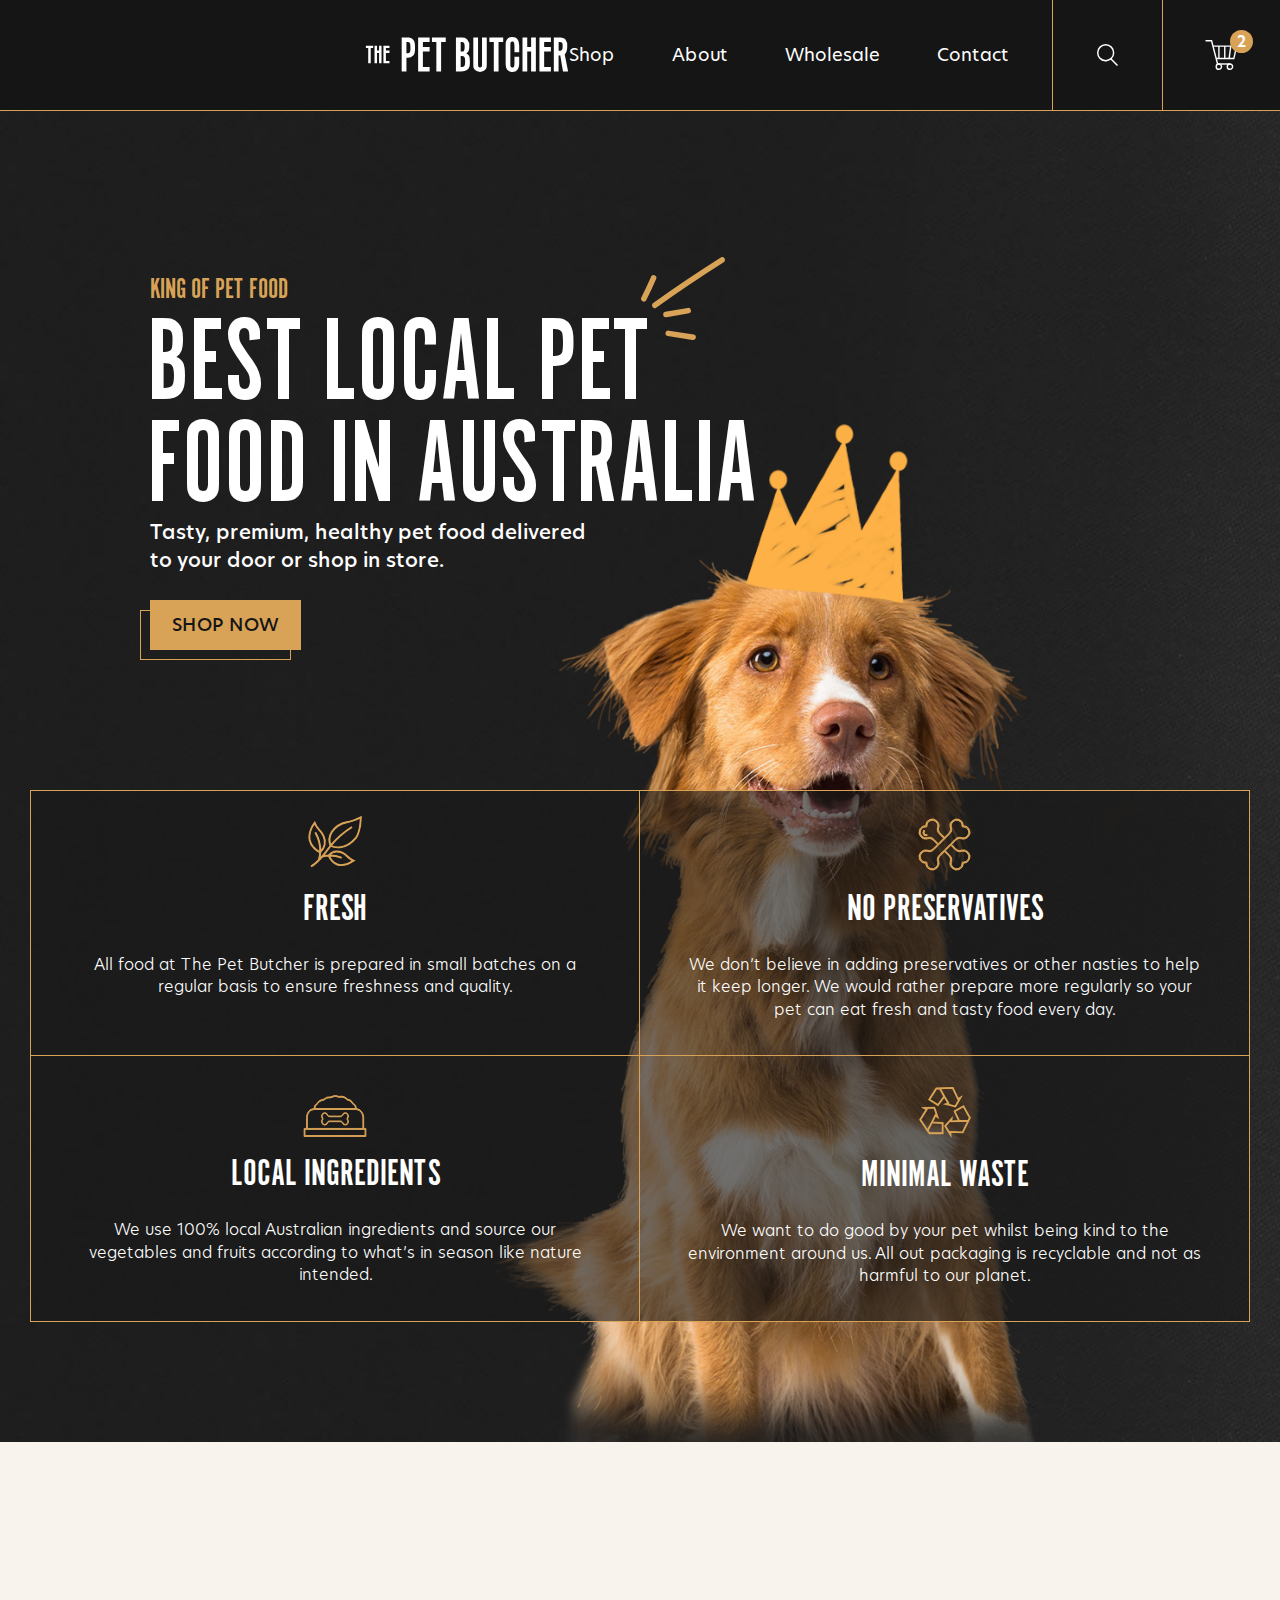
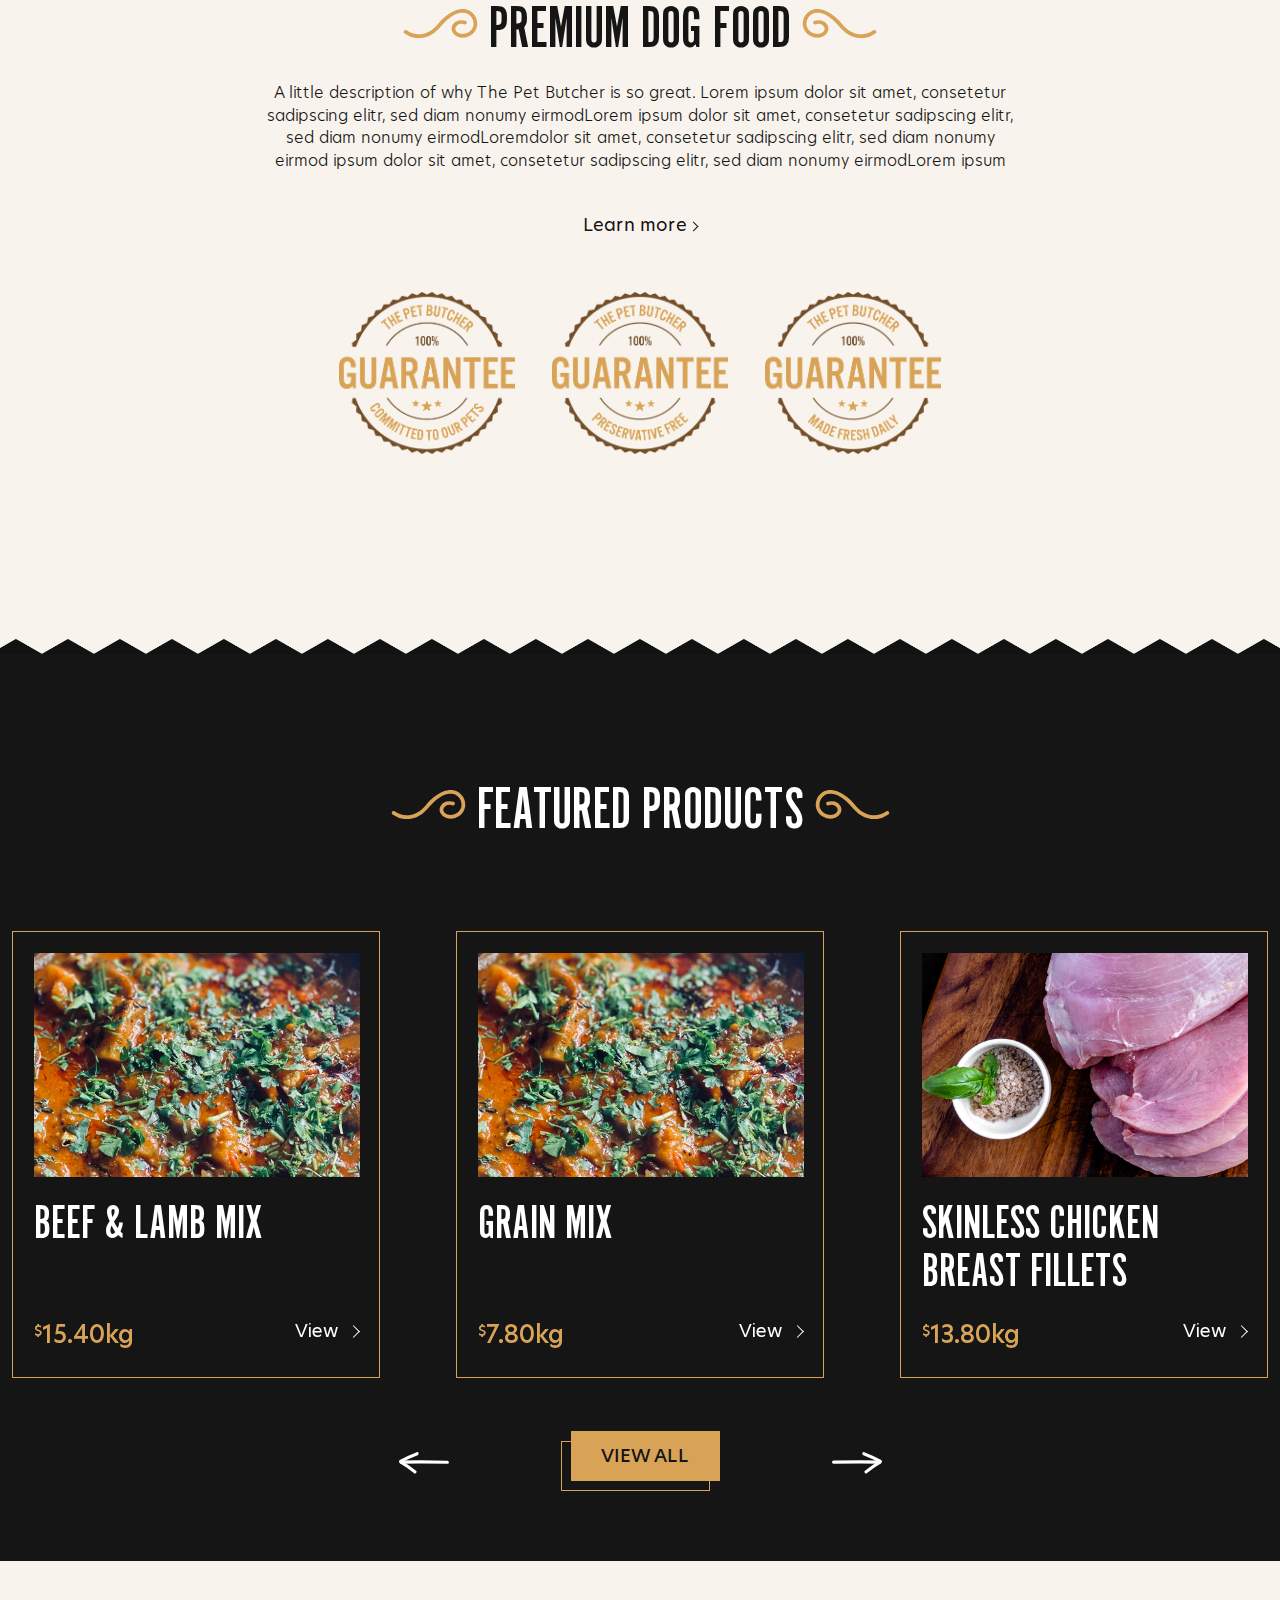
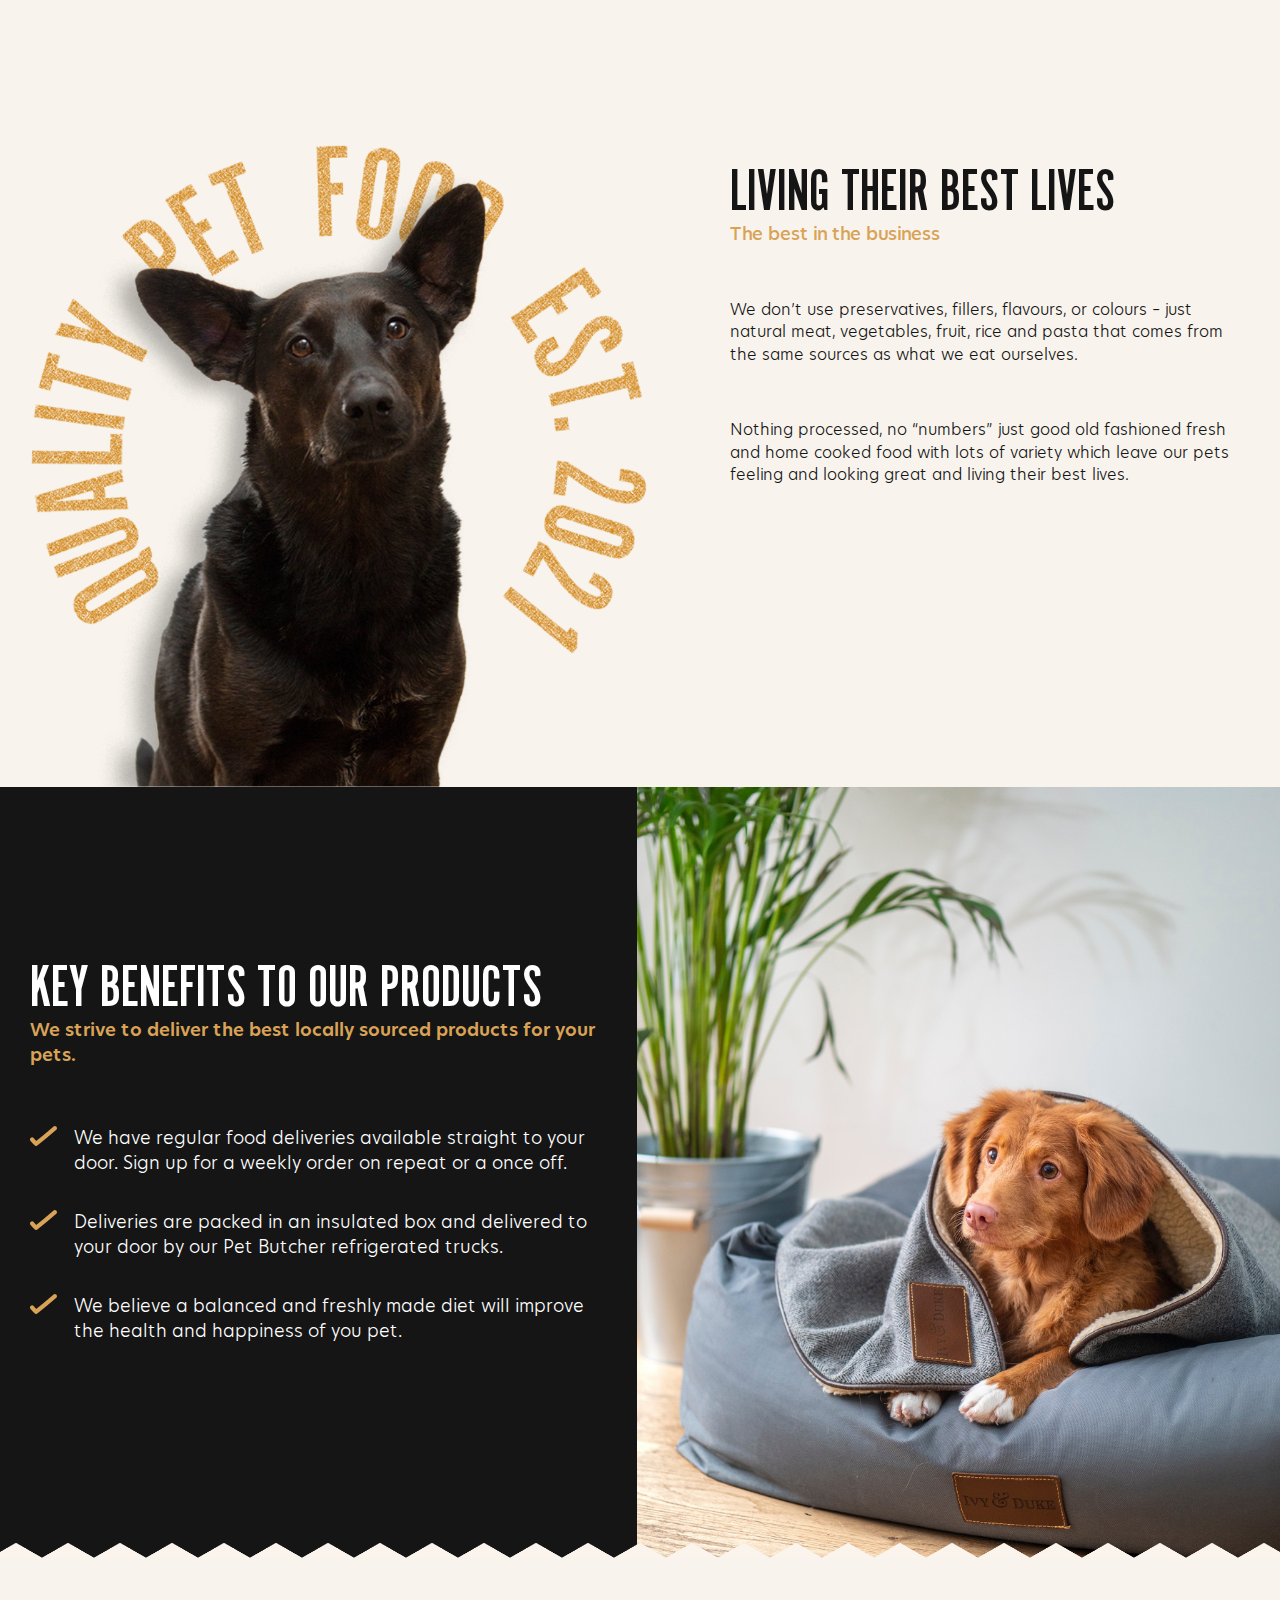
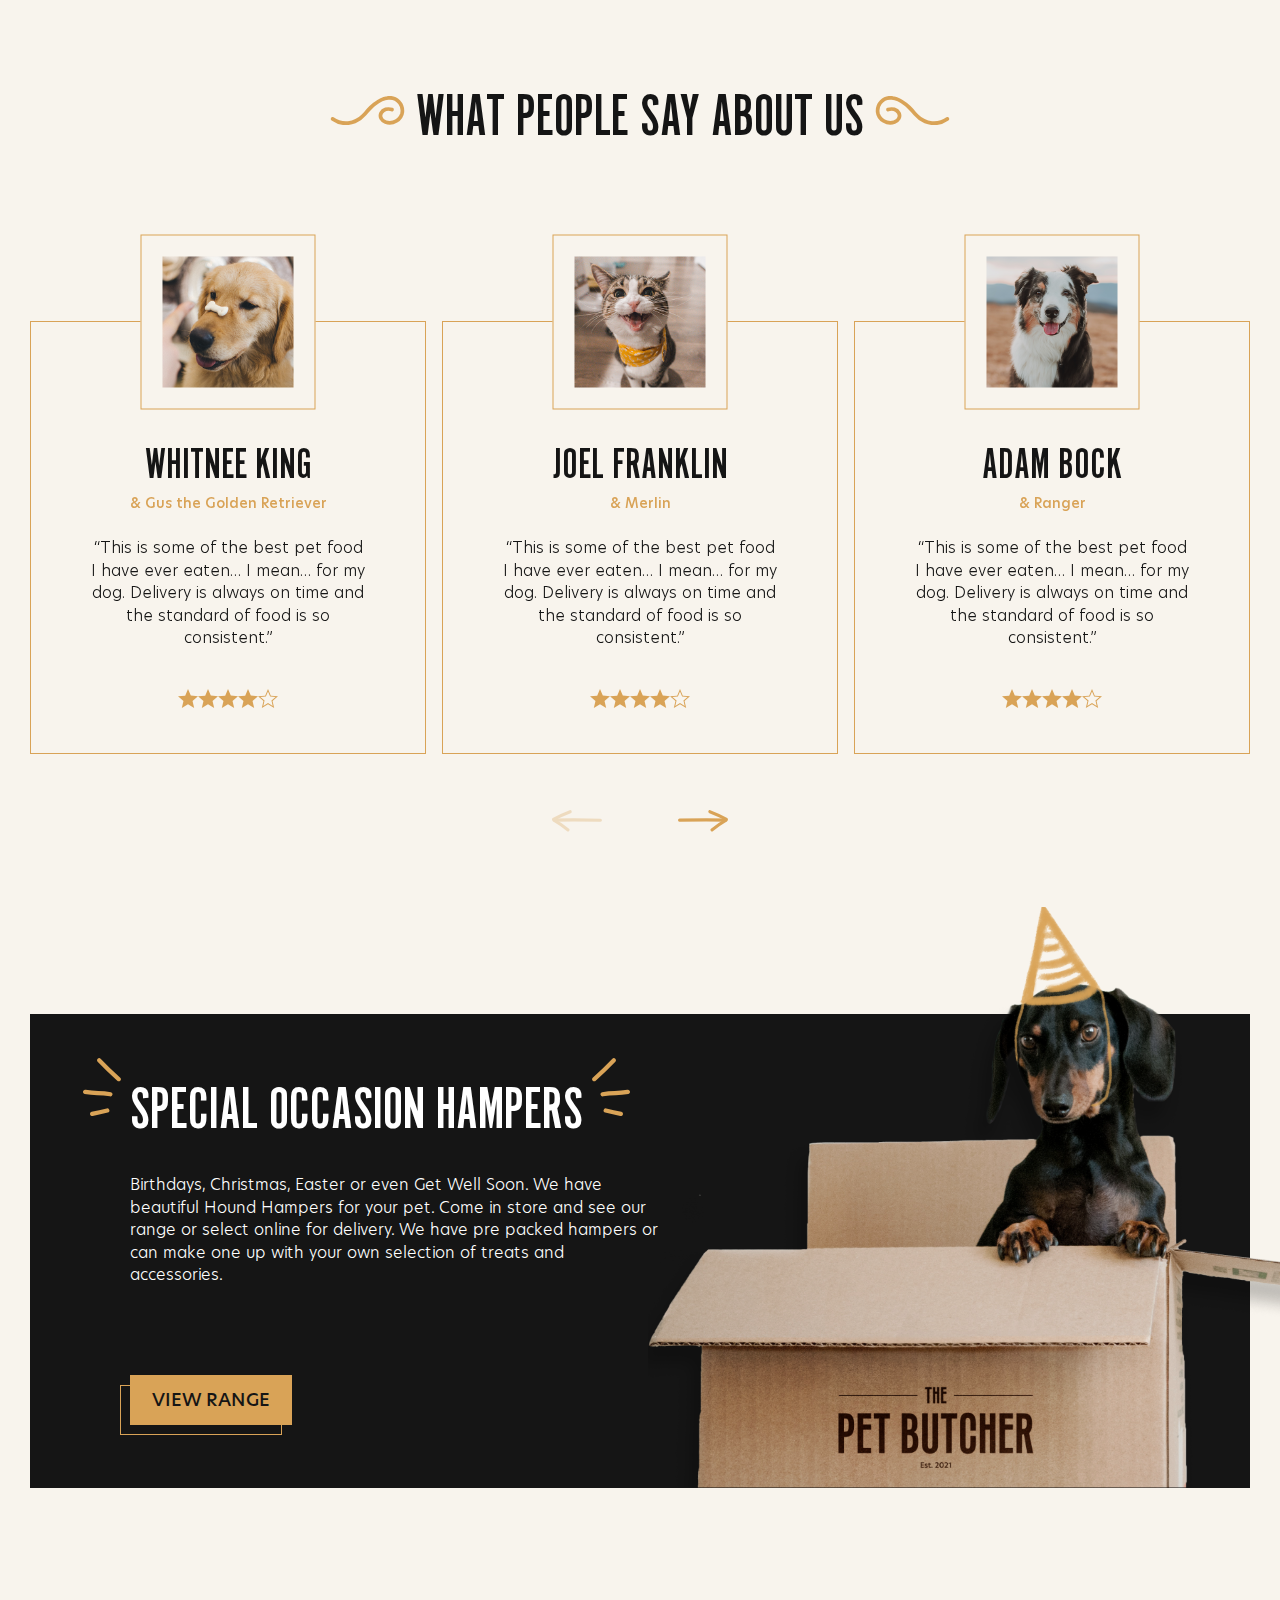
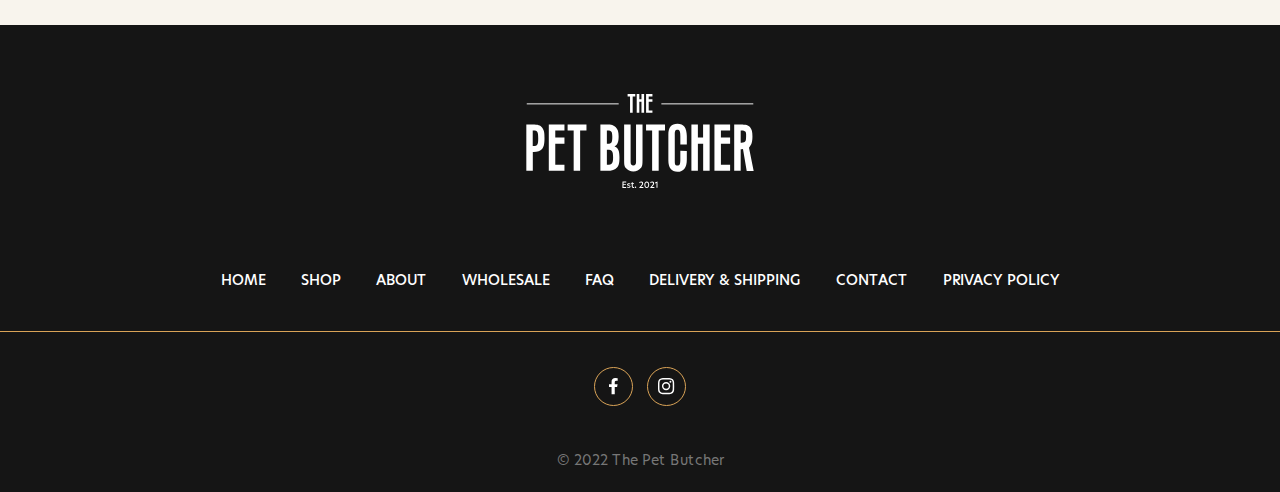
<file: main.html>
<!DOCTYPE html>
<html lang="ru">
<head>
    <meta charset="UTF-8">
    <title>the PET BUTCHER</title>
    <meta name="viewport"
          content="width=device-width, user-scalable=no, initial-scale=1.0, maximum-scale=1.0, minimum-scale=1.0">
    <meta http-equiv="X-UA-Compatible" content="ie=edge">
    <link rel="icon" href="favicons/favicon.ico" sizes="any"><!-- 32×32 -->
    <link rel="apple-touch-icon" href="favicons/apple-touch-icon.png"><!-- 180×180 -->
    <link rel="manifest" href="favicons/manifest.webapp">
    <link rel="icon" href="favicons/favicon.svg" type="image/svg+xml">
    <link rel="stylesheet" href="css/plugins.css">
    <link rel="stylesheet" href="css/style.css">
</head>
<body>
<div class="global-wrapper">
    <header class="header">
        <div class="header__row">
            <a href="/" class="header__logo">
                <svg>
                    <use xlink:href="#logo-ico"></use>
                </svg>
            </a>
            <div class="header__nav">
                <div class="header__links">
                    <a href="#" class="header__links-item">Shop</a>
                    <a href="#" class="header__links-item">About</a>
                    <a href="#" class="header__links-item">Wholesale</a>
                    <a href="#" class="header__links-item">Contact</a>
                </div>
                <a href="#" class="header__search">
                    <svg>
                        <use xlink:href="#search-ico"></use>
                    </svg>
                </a>
                <a href="#" class="header__basket">
                    <svg>
                        <use xlink:href="#basket-ico"></use>
                    </svg>
                    <span class="header__basket-circle">2</span>
                </a>
    
            </div>
        </div>
    </header>
    <main class="main">
        <section class="main-banner"
                 style="background-image: url('images/TPB-Landing-Dog.png'), url('images/TPB-Landing-Background.jpg');">
            <div class="mbox">
                <div class="main-banner__text">
                    <div class="main-banner__subtitle">KING OF PET FOOD</div>
                    <h2 class="main-banner__title">BEST LOCAL PET FOOD IN AUSTRALIA</h2>
                    <div class="main-banner__desc">Tasty, premium, healthy pet food delivered to your door or shop in store.</div>
                    <a href="#" class="btn"><span>SHOP NOW</span></a>
                </div>
                <div class="main-banner__cards">
                    <div class="main-banner__cards-item">
                        <div class="main-banner__cards-img">
                            <svg width="91" height="91">
                                <use xlink:href="#fresh-ico"></use>
                            </svg>
                        </div>
                        <h5 class="main-banner__cards-title">FRESH</h5>
                        <p class="main-banner__cards-text text">All food at The Pet Butcher is prepared in small batches on a regular basis to ensure freshness and quality.  </p>
                    </div>
                    <div class="main-banner__cards-item">
                        <div class="main-banner__cards-img">
                            <svg width="57" height="55">
                                <use xlink:href="#no-preserv-ico"></use>
                            </svg>
                        </div>
                        <h5 class="main-banner__cards-title">NO PRESERVATIVES</h5>
                        <p class="main-banner__cards-text text">We don’t believe in adding preservatives or other nasties to help it keep longer. We would rather prepare more regularly so your pet can eat fresh and tasty food every day. </p>
                    </div>
                    <div class="main-banner__cards-item">
                        <div class="main-banner__cards-img">
                            <svg width="64" height="42">
                                <use xlink:href="#ingrid-ico"></use>
                            </svg>
                        </div>
                        <h5 class="main-banner__cards-title">LOCAL INGREDIENTS</h5>
                        <p class="main-banner__cards-text text">We use 100% local Australian ingredients and source our vegetables and fruits according to what’s in season like nature intended.</p>
                    </div>
                    <div class="main-banner__cards-item">
                        <div class="main-banner__cards-img">
                            <svg width="52" height="51">
                                <use xlink:href="#waste-ico"></use>
                            </svg>
                        </div>
                        <h5 class="main-banner__cards-title">MINIMAL WASTE</h5>
                        <p class="main-banner__cards-text text">We want to do good by your pet whilst being kind to the environment around us. All out packaging is recyclable and not as harmful to our planet.</p>
                    </div>
                </div>
            </div>

        </section>
        <section class="premium">
            <div class="mbox">
                <div class="premium__block">
                    <div class="title-row">
                        <div class="title-row__left">
                            <svg>
                                <use xlink:href="#wave-left"></use>
                            </svg>
                        </div>
                        <h3 class="title">pREMIUM dOG food</h3>
                        <div class="title-row__right">
                            <svg>
                                <use xlink:href="#wave-right"></use>
                            </svg>
                        </div>
                    </div>
                    <div class="premium__text-wrap">
                        <p class="premium__text text">A little description of why The Pet Butcher is so great. Lorem ipsum dolor sit amet, consetetur sadipscing elitr, sed diam nonumy eirmodLorem ipsum dolor sit amet, consetetur sadipscing elitr, sed diam nonumy eirmodLoremdolor sit amet, consetetur sadipscing elitr, sed diam nonumy eirmod ipsum dolor sit amet, consetetur sadipscing elitr, sed diam nonumy eirmodLorem ipsum dolor sit amet, consetetur sadipscing elitr, sed diam nonumy eirmoddolor sit amet, consetetur sadipscing elitr, sed diam nonumy eirmod</p>
                        <span class="premium__show-more">Learn more</span>
                    </div>
                    <div class="premium__img">
                        <div class="premium__img-unit">
                            <img src="images/TPB-Badge-Left.png" alt="">
                        </div>
                        <div class="premium__img-unit">
                            <img src="images/TPB-Badge-Middle.png" alt="">
                        </div>
                        <div class="premium__img-unit">
                            <img src="images/TPB-Badge-Right.png" alt="">
                        </div>
                    </div>
                </div>
            </div>
        </section>
        <section class="products">
            <div class="mbox">
                <div class="title-row">
                    <div class="title-row__left">
                        <svg>
                            <use xlink:href="#wave-left"></use>
                        </svg>
                    </div>
                    <h3 class="title">Featured Products</h3>
                    <div class="title-row__right">
                        <svg>
                            <use xlink:href="#wave-right"></use>
                        </svg>
                    </div>
                </div>
            </div>
            <div class="products__slider swiper-wrapper">
                <a href="#" class="products__slide swiper-slide">
                    <div class="products__slide-img">
                        <img src="images/TPB-Meat-Mix.png" alt="">
                    </div>
                    <h4 class="products__slide-title">GRAIN MIX</h4>
                    <div class="products__slide-bottom">
                        <div class="products__slide-price">
                            <span>$</span>
                            7.80kg
                        </div>
                        <div class="products__slide-view">View</div>
                    </div>
                </a>
                <a href="#" class="products__slide swiper-slide">
                    <div class="products__slide-img">
                        <img src="images/TPB-5-Chicken.png" alt="">
                    </div>
                    <h4 class="products__slide-title">Skinless Chicken Breast Fillets</h4>
                    <div class="products__slide-bottom">
                        <div class="products__slide-price">
                            <span>$</span>
                            13.80kg
                        </div>
                        <div class="products__slide-view">View</div>
                    </div>
                </a>
                <a href="#" class="products__slide swiper-slide">
                    <div class="products__slide-img">
                        <img src="images/TPB-Meat-Mix.png" alt="">
                    </div>
                    <h4 class="products__slide-title">BEEF & LAMB MIX</h4>
                    <div class="products__slide-bottom">
                        <div class="products__slide-price">
                            <span>$</span>
                            15.40kg
                        </div>
                        <div class="products__slide-view">View</div>
                    </div>
                </a>
                <a href="#" class="products__slide swiper-slide">
                    <div class="products__slide-img">
                        <img src="images/TPB-5-Chicken.png" alt="">
                    </div>
                    <h4 class="products__slide-title">Skinless Chicken Breast Fillets</h4>
                    <div class="products__slide-bottom">
                        <div class="products__slide-price">
                            <span>$</span>
                            13.80kg
                        </div>
                        <div class="products__slide-view">View</div>
                    </div>
                </a>
                <a href="#" class="products__slide swiper-slide">
                    <div class="products__slide-img">
                        <img src="images/TPB-Meat-Mix.png" alt="">
                    </div>
                    <h4 class="products__slide-title">BEEF & LAMB MIX</h4>
                    <div class="products__slide-bottom">
                        <div class="products__slide-price">
                            <span>$</span>
                            15.40kg
                        </div>
                        <div class="products__slide-view">View</div>
                    </div>
                </a>
                <a href="#" class="products__slide swiper-slide">
                    <div class="products__slide-img">
                        <img src="images/TPB-5-Chicken.png" alt="">
                    </div>
                    <h4 class="products__slide-title">Skinless Chicken Breast Fillets</h4>
                    <div class="products__slide-bottom">
                        <div class="products__slide-price">
                            <span>$</span>
                            13.80kg
                        </div>
                        <div class="products__slide-view">View</div>
                    </div>
                </a>
                <a href="#" class="products__slide swiper-slide">
                    <div class="products__slide-img">
                        <img src="images/TPB-Meat-Mix.png" alt="">
                    </div>
                    <h4 class="products__slide-title">BEEF & LAMB MIX</h4>
                    <div class="products__slide-bottom">
                        <div class="products__slide-price">
                            <span>$</span>
                            15.40kg
                        </div>
                        <div class="products__slide-view">View</div>
                    </div>
                </a>
            </div>
            <div class="arrows">
                <div class="arrows__wrap">
                    <div class="arrows__left">
                        <svg>
                            <use xlink:href="#arrow-left"></use>
                        </svg>
                    </div>
                    <a href="#" class="btn"><span>VIEW ALL</span></a>
                    <div class="arrows__right">
                        <svg>
                            <use xlink:href="#arrow-right"></use>
                        </svg>
                    </div>
                </div>
            </div>
        </section>
        <section class="best-lives">
            <div class="mbox">
                <div class="best-lives__wrap">
                    <div class="best-lives__img">
                        <img src="images/TPB-Quality-Pet-Food.png" alt="">
                    </div>
                    <div class="best-lives__info">
                        <h3 class="title">LIVING THEIR BEST LIVES</h3>
                        <div class="best-lives__subtitle">The best in the business</div>
                        <p class="best-lives__text text">We don’t use preservatives, fillers, flavours, or colours – just natural meat, vegetables, fruit, rice and pasta that comes from the same sources as what we eat ourselves.</p>
                        <p class="best-lives__text text">Nothing processed, no “numbers” just good old fashioned fresh and home cooked food with lots of variety which leave our pets feeling and looking great and living their best lives.</p>
                    </div>
                </div>

            </div>
        </section>
        <section class="benefits">
            <div class="benefits__wrap">
                <div class="benefits__black-side">
                    <div class="mbox">
                        <h3 class="title">Key benefits to our products</h3>
                        <div class="benefits__subtitle">We strive to deliver the best locally sourced products for your pets. </div>
                        <div class="benefits__text-wrap">
                            <svg>
                                <use xlink:href="#tick-ico"></use>
                            </svg>
                            <p class="benefits__text">We have regular food deliveries available straight to your door.  Sign up for a weekly order on repeat or a once off.
                            </p>
                        </div>
                        <div class="benefits__text-wrap">
                            <svg>
                                <use xlink:href="#tick-ico"></use>
                            </svg>
                            <p class="benefits__text">Deliveries are packed in an insulated box and delivered to your door by our Pet Butcher refrigerated trucks.
                            </p>
                        </div>
                        <div class="benefits__text-wrap">
                            <svg>
                                <use xlink:href="#tick-ico"></use>
                            </svg>
                            <p class="benefits__text">We believe a balanced and freshly made diet will improve the health and happiness of you pet.
                            </p>
                        </div>
                    </div>
                </div>
                <div class="benefits__img"></div>
            </div>
        </section>
        <section class="response">
            <div class="mbox">
                <div class="response__inner">
                    <div class="title-row">
                        <div class="title-row__left">
                            <svg>
                                <use xlink:href="#wave-left"></use>
                            </svg>
                        </div>
                        <h3 class="title">What people say about us</h3>
                        <div class="title-row__right">
                            <svg>
                                <use xlink:href="#wave-right"></use>
                            </svg>
                        </div>
                    </div>
                    <div class="response__slider-wrap">
                        <div class="response__slider swiper-wrapper">
                            <div class="response__slide swiper-slide">
                                <div class="response__slide-img">
                                    <img src="images/TPB-Gus.png" alt="">
                                </div>
                                <h5 class="response__slide-title title">Whitnee King</h5>
                                <span class="response__slide-subtitle">& Gus the Golden Retriever </span>
                                <p class="response__slide-text text">“This is some of the best pet food I have ever eaten… I mean… for my dog. Delivery is always on time and the standard of food is so consistent.”</p>
                                <div class="rating">
                                    <svg>
                                        <use xlink:href="#rating-active-ico"></use>
                                    </svg>
                                    <svg>
                                        <use xlink:href="#rating-active-ico"></use>
                                    </svg>
                                    <svg>
                                        <use xlink:href="#rating-active-ico"></use>
                                    </svg>
                                    <svg>
                                        <use xlink:href="#rating-active-ico"></use>
                                    </svg>
                                    <svg>
                                        <use xlink:href="#rating-ico"></use>
                                    </svg>
                                </div>
                            </div>
                            <div class="response__slide swiper-slide">
                                <div class="response__slide-img">
                                    <img src="images/TPB-Merlin.png" alt="">
                                </div>
                                <h5 class="response__slide-title title">JOEL FRANKLIN</h5>
                                <span class="response__slide-subtitle">& Merlin</span>
                                <p class="response__slide-text text">“This is some of the best pet food I have ever eaten… I mean… for my dog. Delivery is always on time and the standard of food is so consistent.”</p>
                                <div class="rating">
                                    <svg>
                                        <use xlink:href="#rating-active-ico"></use>
                                    </svg>
                                    <svg>
                                        <use xlink:href="#rating-active-ico"></use>
                                    </svg>
                                    <svg>
                                        <use xlink:href="#rating-active-ico"></use>
                                    </svg>
                                    <svg>
                                        <use xlink:href="#rating-active-ico"></use>
                                    </svg>
                                    <svg>
                                        <use xlink:href="#rating-ico"></use>
                                    </svg>
                                </div>
                            </div>
                            <div class="response__slide swiper-slide">
                                <div class="response__slide-img">
                                    <img src="images/TPB-Ranger.png" alt="">
                                </div>
                                <h5 class="response__slide-title title">ADAM BOCK</h5>
                                <span class="response__slide-subtitle">& Ranger</span>
                                <p class="response__slide-text text">“This is some of the best pet food I have ever eaten… I mean… for my dog. Delivery is always on time and the standard of food is so consistent.”</p>
                                <div class="rating">
                                    <svg>
                                        <use xlink:href="#rating-active-ico"></use>
                                    </svg>
                                    <svg>
                                        <use xlink:href="#rating-active-ico"></use>
                                    </svg>
                                    <svg>
                                        <use xlink:href="#rating-active-ico"></use>
                                    </svg>
                                    <svg>
                                        <use xlink:href="#rating-active-ico"></use>
                                    </svg>
                                    <svg>
                                        <use xlink:href="#rating-ico"></use>
                                    </svg>
                                </div>
                            </div>
                            <div class="response__slide swiper-slide">
                                <div class="response__slide-img">
                                    <img src="images/TPB-Gus.png" alt="">
                                </div>
                                <h5 class="response__slide-title title">Whitnee King</h5>
                                <span class="response__slide-subtitle">& Gus the Golden Retriever </span>
                                <p class="response__slide-text text">“This is some of the best pet food I have ever eaten… I mean… for my dog. Delivery is always on time and the standard of food is so consistent.”</p>
                                <div class="rating">
                                    <svg>
                                        <use xlink:href="#rating-active-ico"></use>
                                    </svg>
                                    <svg>
                                        <use xlink:href="#rating-active-ico"></use>
                                    </svg>
                                    <svg>
                                        <use xlink:href="#rating-active-ico"></use>
                                    </svg>
                                    <svg>
                                        <use xlink:href="#rating-active-ico"></use>
                                    </svg>
                                    <svg>
                                        <use xlink:href="#rating-ico"></use>
                                    </svg>
                                </div>
                            </div>
                            <div class="response__slide swiper-slide">
                                <div class="response__slide-img">
                                    <img src="images/TPB-Merlin.png" alt="">
                                </div>
                                <h5 class="response__slide-title title">JOEL FRANKLIN</h5>
                                <span class="response__slide-subtitle">& Merlin</span>
                                <p class="response__slide-text text">“This is some of the best pet food I have ever eaten… I mean… for my dog. Delivery is always on time and the standard of food is so consistent.”</p>
                                <div class="rating">
                                    <svg>
                                        <use xlink:href="#rating-active-ico"></use>
                                    </svg>
                                    <svg>
                                        <use xlink:href="#rating-active-ico"></use>
                                    </svg>
                                    <svg>
                                        <use xlink:href="#rating-active-ico"></use>
                                    </svg>
                                    <svg>
                                        <use xlink:href="#rating-active-ico"></use>
                                    </svg>
                                    <svg>
                                        <use xlink:href="#rating-ico"></use>
                                    </svg>
                                </div>
                            </div>
                            <div class="response__slide swiper-slide">
                                <div class="response__slide-img">
                                    <img src="images/TPB-Ranger.png" alt="">
                                </div>
                                <h5 class="response__slide-title title">ADAM BOCK</h5>
                                <span class="response__slide-subtitle">& Ranger</span>
                                <p class="response__slide-text text">“This is some of the best pet food I have ever eaten… I mean… for my dog. Delivery is always on time and the standard of food is so consistent.”</p>
                                <div class="rating">
                                    <svg>
                                        <use xlink:href="#rating-active-ico"></use>
                                    </svg>
                                    <svg>
                                        <use xlink:href="#rating-active-ico"></use>
                                    </svg>
                                    <svg>
                                        <use xlink:href="#rating-active-ico"></use>
                                    </svg>
                                    <svg>
                                        <use xlink:href="#rating-active-ico"></use>
                                    </svg>
                                    <svg>
                                        <use xlink:href="#rating-ico"></use>
                                    </svg>
                                </div>
                            </div>
                        </div>
                        <div class="arrows arrows--black">
                            <div class="arrows__wrap">
                                <div class="arrows__left arrows__disabled">
                                    <svg>
                                        <use xlink:href="#arrow-left"></use>
                                    </svg>
                                </div>
                                <div class="arrows__right">
                                    <svg>
                                        <use xlink:href="#arrow-right"></use>
                                    </svg>
                                </div>
                            </div>
                        </div>
                    </div>
                </div>
            </div>
        </section>
        <section class="special-occasion">
            <div class="mbox">
                <div class="special-occasion__block">
                    <div class="special-occasion__info">
                        <div class="special-occasion__title">
                            <svg class="special-occasion__left">
                                <use xlink:href="#occasion-left"></use>
                            </svg>
                            <h3 class="title">Special Occasion HAMPERS</h3>
                            <svg class="special-occasion__right">
                                <use xlink:href="#occasion-right"></use>
                            </svg>
                        </div>
                        <p class="special-occasion__text text">Birthdays, Christmas, Easter or even Get Well Soon.  We have beautiful Hound Hampers for your pet.  Come in store and see our range or select online for delivery.  We have pre packed hampers or can make one up with your own selection of treats and accessories.</p>
                        <a href="#" class="btn"><span>VIEW RANGE</span></a>
                    </div>
                    <div class="special-occasion__img">
                        <img src="images/TPB-Birthdays.png" alt="">
                    </div>
                </div>
            </div>
        </section>
    </main>
    <footer class="footer">
        <div class="footer__top">
            <div class="mbox">
                <a href="#" class="footer__logo">
                    <svg>
                        <use xlink:href="#footer-logo"></use>
                    </svg>
                </a>
                <div class="footer__nav">
                    <a href="#" class="footer__link">Home</a>
                    <a href="#" class="footer__link">Shop</a>
                    <a href="#" class="footer__link">About</a>
                    <a href="#" class="footer__link">Wholesale</a>
                    <a href="#" class="footer__link">FAQ</a>
                    <a href="#" class="footer__link">Delivery & Shipping</a>
                    <a href="#" class="footer__link">Contact</a>
                    <a href="#" class="footer__link">Privacy Policy</a>
                </div>
            </div>
        </div>
        <div class="footer__bottom">
            <div class="mbox">
                <div class="footer__social">
                    <a href="#" class="footer__social-unit">
                        <svg>
                            <use xlink:href="#fb-ico"></use>
                        </svg>
                    </a>
                    <a href="#" class="footer__social-unit">
                        <svg>
                            <use xlink:href="#insta-ico"></use>
                        </svg>
                    </a>
                </div>
                <span class="footer__copyright">© 2022 The Pet Butcher</span>
            </div>
        </div>
    </footer>
    <script>
        let today = new Date();
        let date = today.getFullYear() + '-' + (today.getMonth() + 1) + '-' + today.getDate();
        let time = today.getHours() + ":" + today.getMinutes() + ":" + today.getSeconds();
        let dateTime = date + ' ' + time;
    
        let revision = dateTime;
        let file = 'images/sprite.svg';
    </script>
    <script src="js/plugins.js"></script>
    <script src="js/base.js"></script>
    <script src="js/dev.js"></script>
</div>
</body>
</html>
</file>
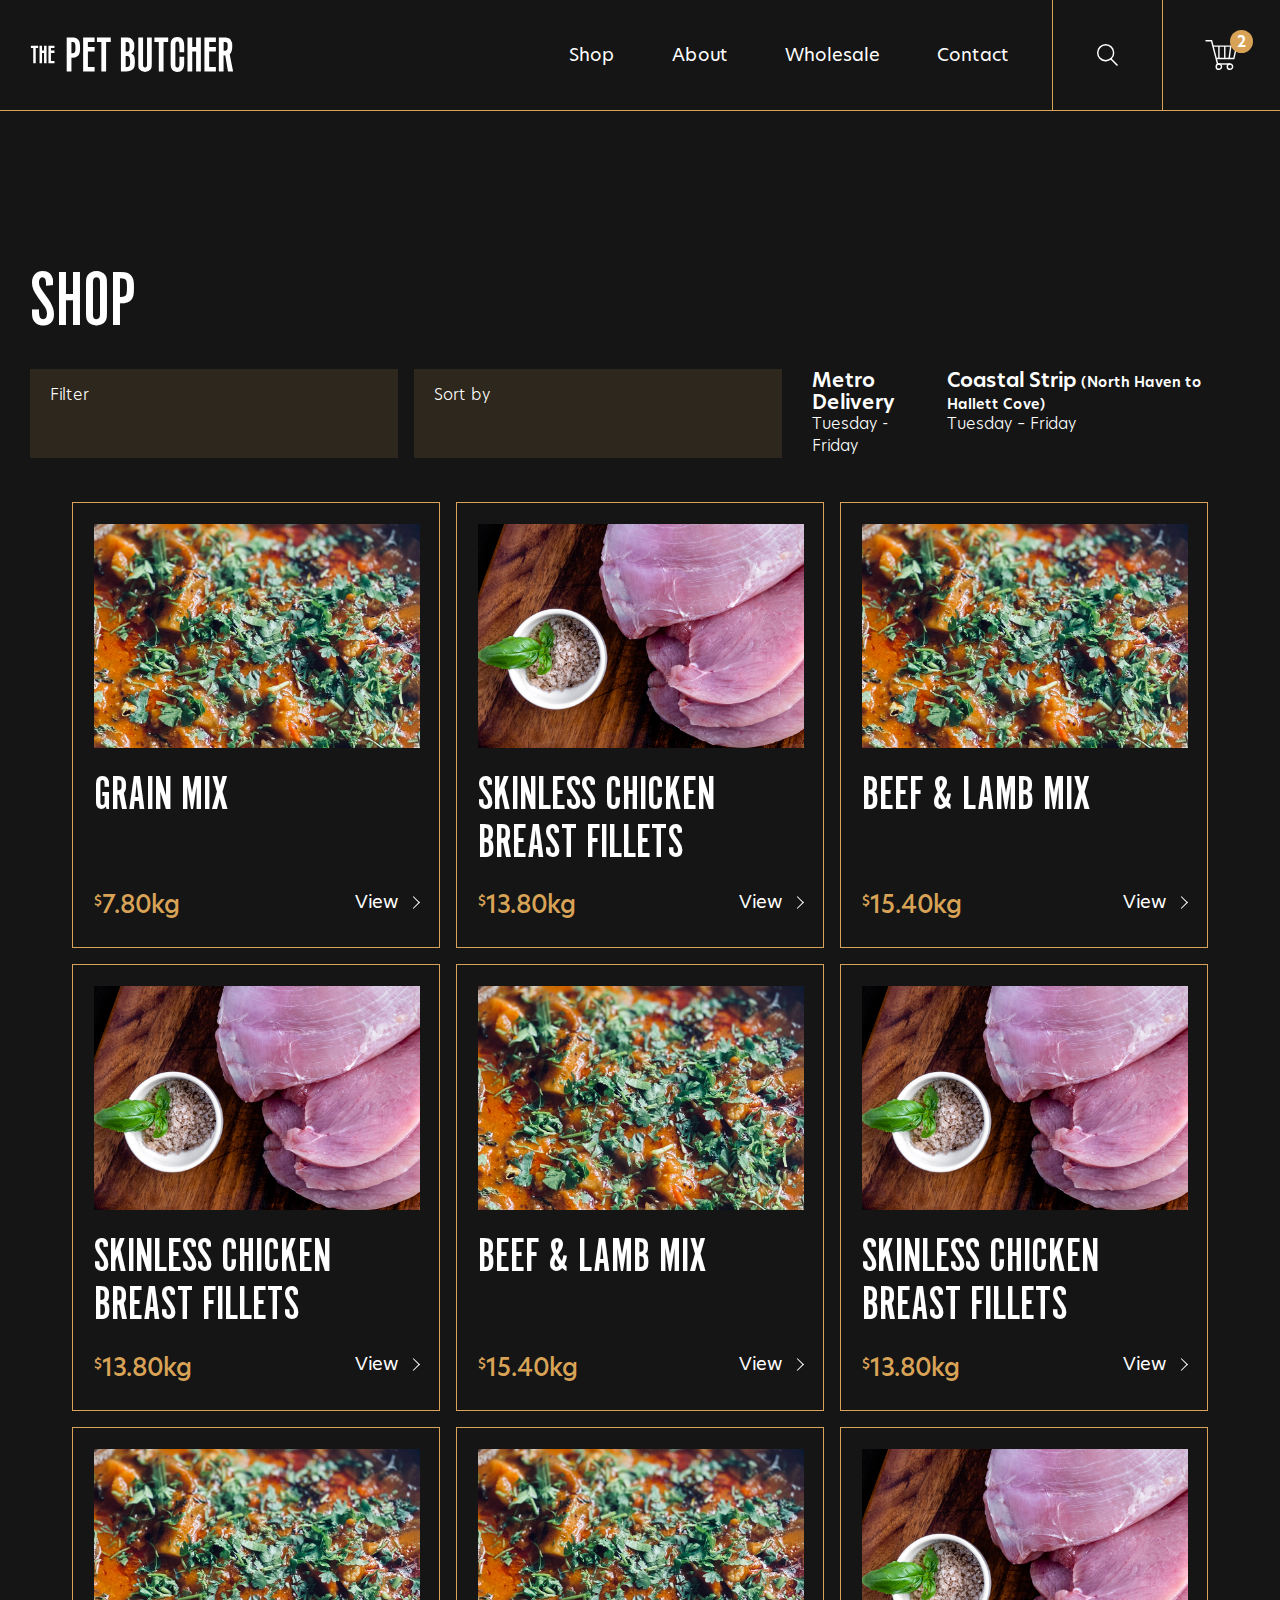
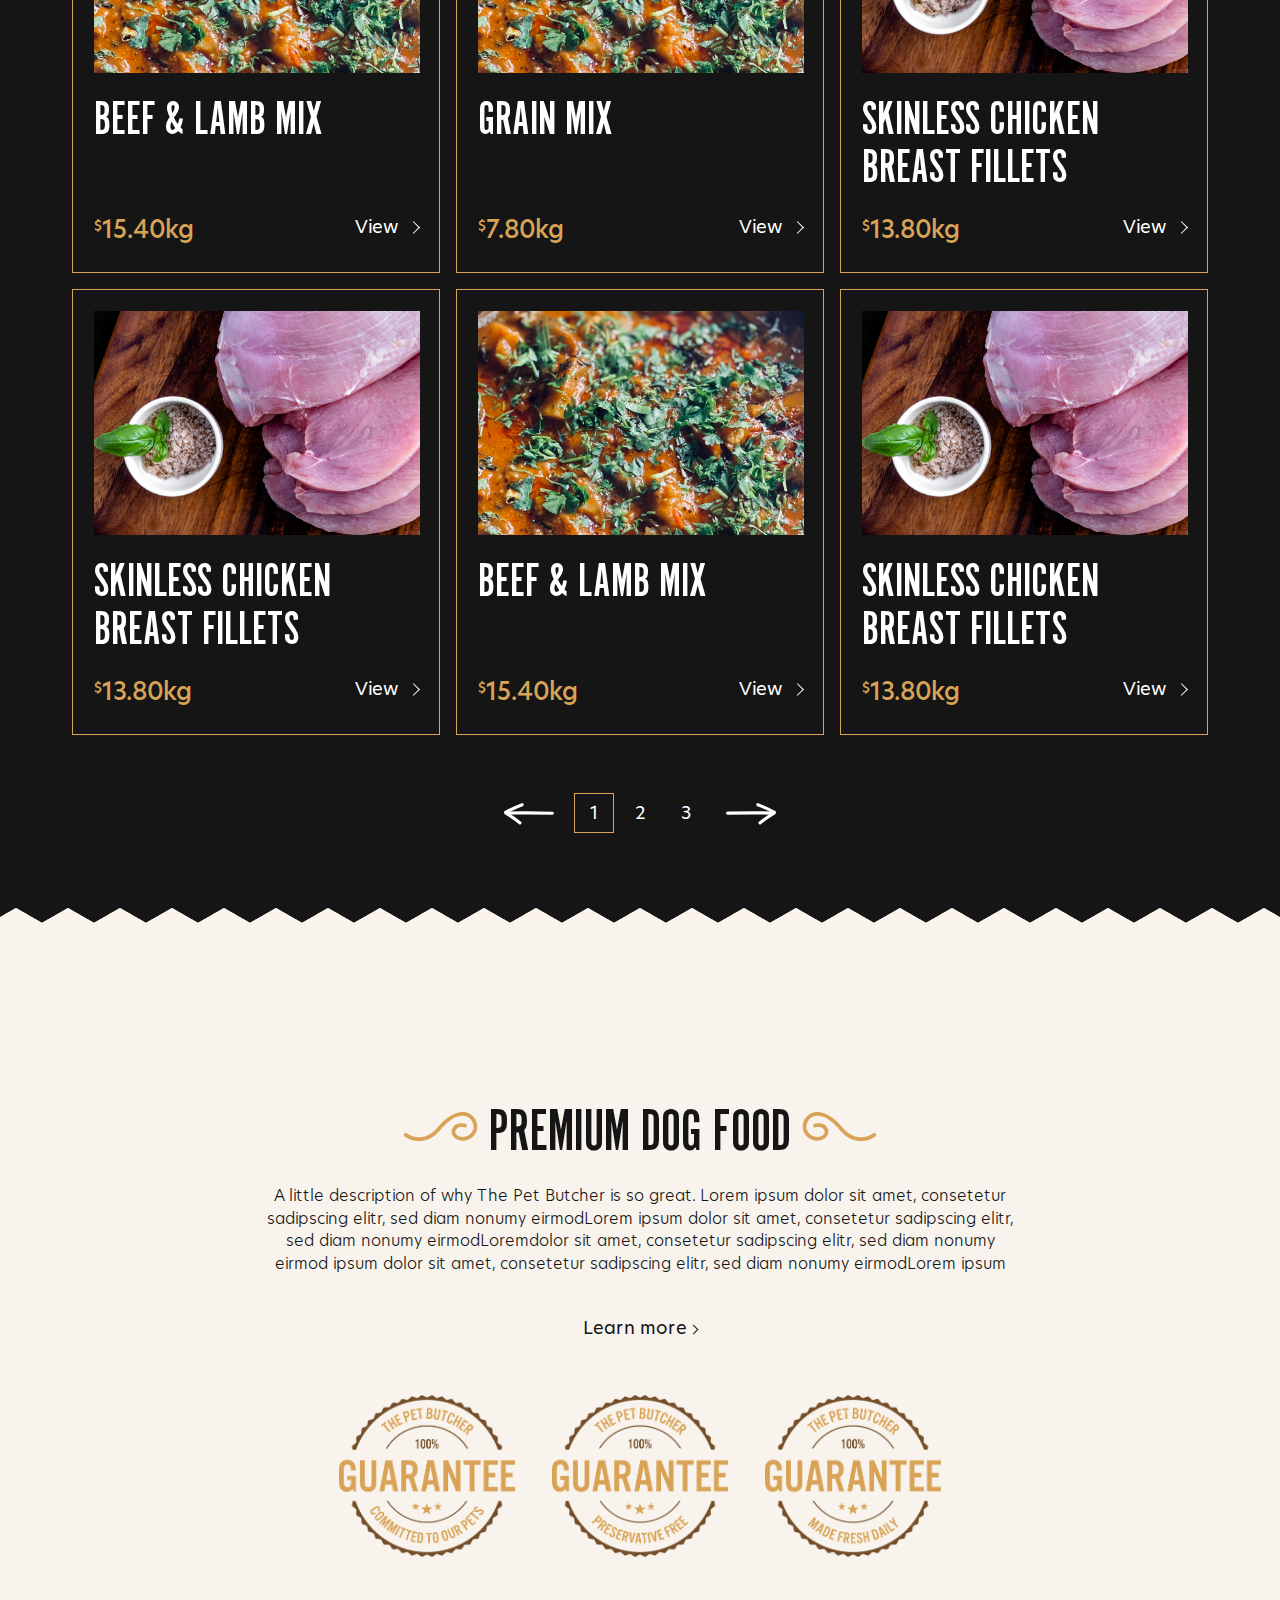
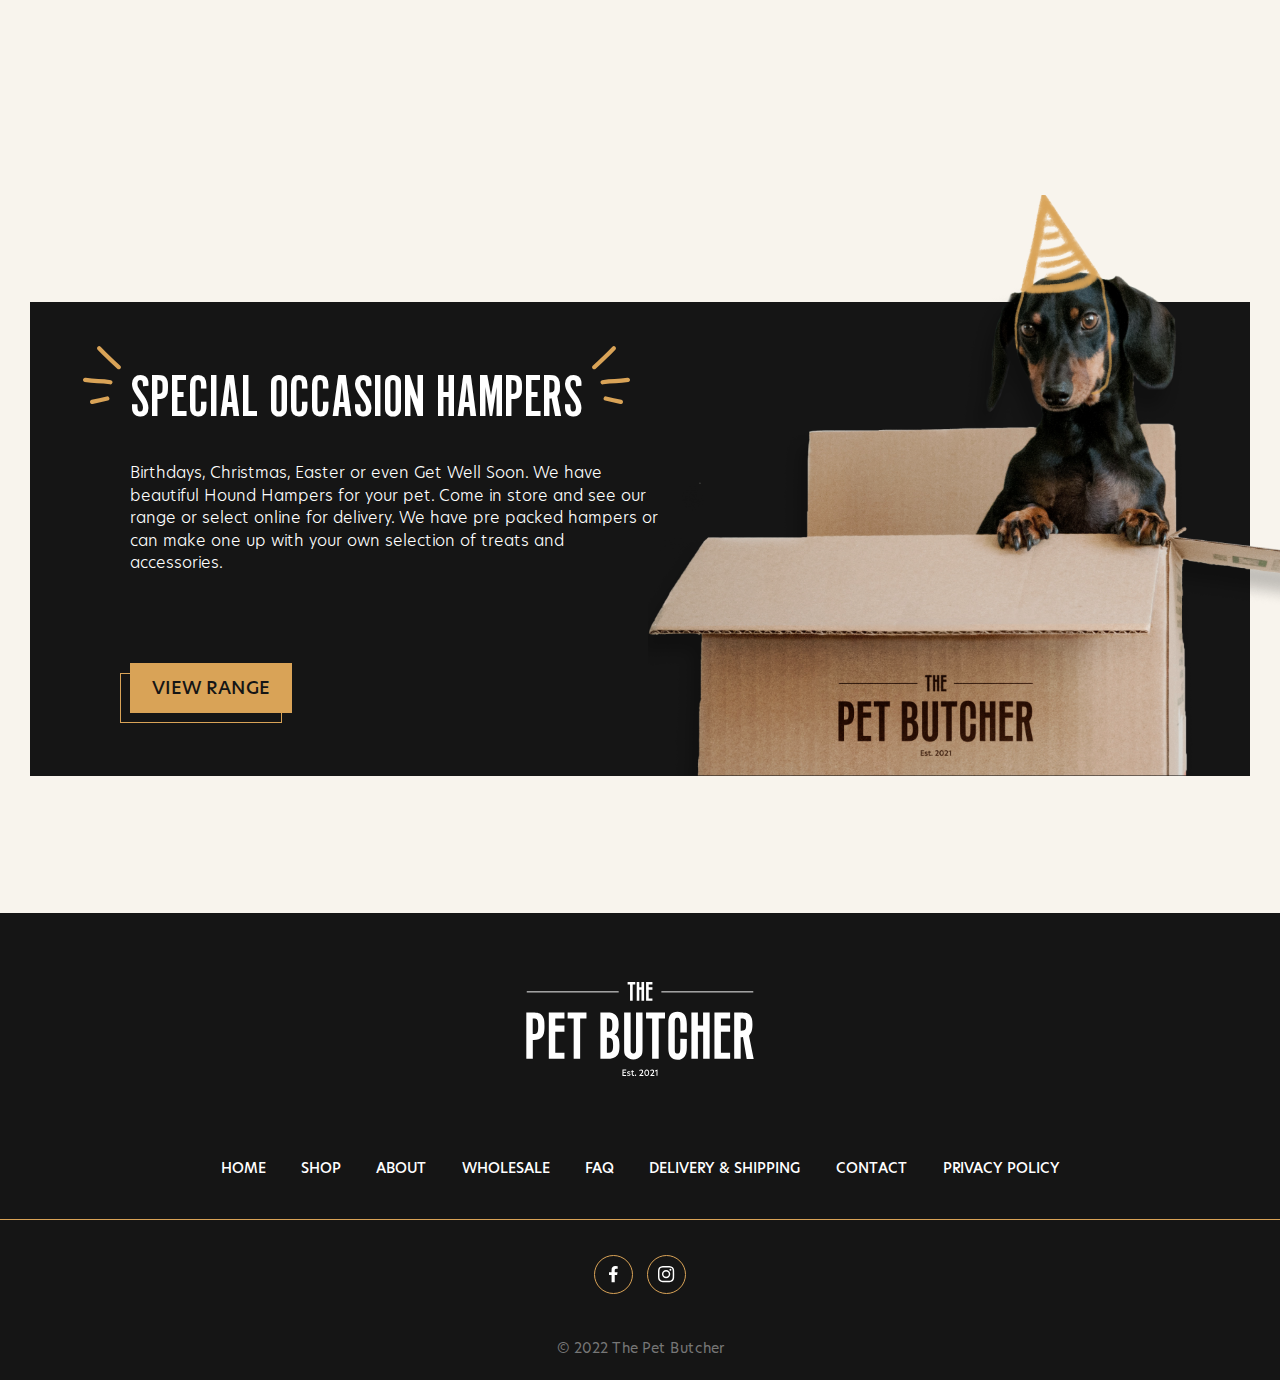
<file: shop.html>
<!DOCTYPE html>
<html lang="ru">
<head>
    <meta charset="UTF-8">
    <title>the PET BUTCHER</title>
    <meta name="viewport"
          content="width=device-width, user-scalable=no, initial-scale=1.0, maximum-scale=1.0, minimum-scale=1.0">
    <meta http-equiv="X-UA-Compatible" content="ie=edge">
    <link rel="icon" href="favicons/favicon.ico" sizes="any"><!-- 32×32 -->
    <link rel="apple-touch-icon" href="favicons/apple-touch-icon.png"><!-- 180×180 -->
    <link rel="manifest" href="favicons/manifest.webapp">
    <link rel="icon" href="favicons/favicon.svg" type="image/svg+xml">
    <link rel="stylesheet" href="css/plugins.css">
    <link rel="stylesheet" href="css/style.css">
</head>
<body>
<div class="global-wrapper">
    <header class="header">
        <div class="header__row">
            <div class="mbox">
                <div class="header__logo-wrap">
                    <a href="/" class="header__logo">
                        <svg>
                            <use xlink:href="#logo-ico"></use>
                        </svg>
                    </a>
                </div>
                <div class="header__burger">
                    <span></span><span></span><span></span>
                </div>
            </div>
            <div class="header__nav">
                <div class="header__links">
                    <a href="#" class="header__links-item">Shop</a>
                    <a href="#" class="header__links-item">About</a>
                    <a href="#" class="header__links-item">Wholesale</a>
                    <a href="#" class="header__links-item">Contact</a>
                </div>
                <a href="#" class="header__search">
                    <svg>
                        <use xlink:href="#search-ico"></use>
                    </svg>
                </a>
                <a href="#" class="header__basket">
                    <svg>
                        <use xlink:href="#basket-ico"></use>
                    </svg>
                    <span class="header__basket-circle">2</span>
                </a>
    
            </div>
        </div>
    </header>
    <div class="shadow"></div>
    <div class="row"></div>
    <div class="col"></div>
    <div class="col"></div>
    <main class="main page-shop">
        <section class="shop">
            <div class="mbox">
                <h1 class="title big-title">SHOP</h1>
                <div class="shop__row">
                    <div class="shop__col">
                        <div class="shop__filter text">Filter</div>
                        <div class="shop__filter text">Sort by</div>
                    </div>
                    <div class="shop__col">
                        <div class="shop__info">
                            <span class="shop__info-top">Metro Delivery</span>
                            <span class="shop__info-bottom text">Tuesday - Friday </span>
                        </div>
                        <div class="shop__info">
                            <span class="shop__info-top">Coastal Strip<span>(North Haven to Hallett Cove)</span></span>
                            <span class="shop__info-bottom text">Tuesday – Friday </span>
                        </div>
                    </div>
                </div>
                <div class="shop__catalog">
                    <a href="#" class="products__slide">
                        <div class="products__slide-img">
                            <img src="images/TPB-Meat-Mix.png" alt="">
                        </div>
                        <h4 class="products__slide-title">GRAIN MIX</h4>
                        <div class="products__slide-bottom">
                            <div class="products__slide-price">
                                <span>$</span>
                                7.80kg
                            </div>
                            <div class="products__slide-view">View</div>
                        </div>
                    </a>
                    <a href="#" class="products__slide">
                        <div class="products__slide-img">
                            <img src="images/TPB-5-Chicken.png" alt="">
                        </div>
                        <h4 class="products__slide-title">Skinless Chicken Breast Fillets</h4>
                        <div class="products__slide-bottom">
                            <div class="products__slide-price">
                                <span>$</span>
                                13.80kg
                            </div>
                            <div class="products__slide-view">View</div>
                        </div>
                    </a>
                    <a href="#" class="products__slide">
                        <div class="products__slide-img">
                            <img src="images/TPB-Meat-Mix.png" alt="">
                        </div>
                        <h4 class="products__slide-title">BEEF & LAMB MIX</h4>
                        <div class="products__slide-bottom">
                            <div class="products__slide-price">
                                <span>$</span>
                                15.40kg
                            </div>
                            <div class="products__slide-view">View</div>
                        </div>
                    </a>
                    <a href="#" class="products__slide">
                        <div class="products__slide-img">
                            <img src="images/TPB-5-Chicken.png" alt="">
                        </div>
                        <h4 class="products__slide-title">Skinless Chicken Breast Fillets</h4>
                        <div class="products__slide-bottom">
                            <div class="products__slide-price">
                                <span>$</span>
                                13.80kg
                            </div>
                            <div class="products__slide-view">View</div>
                        </div>
                    </a>
                    <a href="#" class="products__slide">
                        <div class="products__slide-img">
                            <img src="images/TPB-Meat-Mix.png" alt="">
                        </div>
                        <h4 class="products__slide-title">BEEF & LAMB MIX</h4>
                        <div class="products__slide-bottom">
                            <div class="products__slide-price">
                                <span>$</span>
                                15.40kg
                            </div>
                            <div class="products__slide-view">View</div>
                        </div>
                    </a>
                    <a href="#" class="products__slide">
                        <div class="products__slide-img">
                            <img src="images/TPB-5-Chicken.png" alt="">
                        </div>
                        <h4 class="products__slide-title">Skinless Chicken Breast Fillets</h4>
                        <div class="products__slide-bottom">
                            <div class="products__slide-price">
                                <span>$</span>
                                13.80kg
                            </div>
                            <div class="products__slide-view">View</div>
                        </div>
                    </a>
                    <a href="#" class="products__slide">
                        <div class="products__slide-img">
                            <img src="images/TPB-Meat-Mix.png" alt="">
                        </div>
                        <h4 class="products__slide-title">BEEF & LAMB MIX</h4>
                        <div class="products__slide-bottom">
                            <div class="products__slide-price">
                                <span>$</span>
                                15.40kg
                            </div>
                            <div class="products__slide-view">View</div>
                        </div>
                    </a>
                    <a href="#" class="products__slide">
                        <div class="products__slide-img">
                            <img src="images/TPB-Meat-Mix.png" alt="">
                        </div>
                        <h4 class="products__slide-title">GRAIN MIX</h4>
                        <div class="products__slide-bottom">
                            <div class="products__slide-price">
                                <span>$</span>
                                7.80kg
                            </div>
                            <div class="products__slide-view">View</div>
                        </div>
                    </a>
                    <a href="#" class="products__slide">
                        <div class="products__slide-img">
                            <img src="images/TPB-5-Chicken.png" alt="">
                        </div>
                        <h4 class="products__slide-title">Skinless Chicken Breast Fillets</h4>
                        <div class="products__slide-bottom">
                            <div class="products__slide-price">
                                <span>$</span>
                                13.80kg
                            </div>
                            <div class="products__slide-view">View</div>
                        </div>
                    </a>
                    <a href="#" class="products__slide">
                        <div class="products__slide-img">
                            <img src="images/TPB-5-Chicken.png" alt="">
                        </div>
                        <h4 class="products__slide-title">Skinless Chicken Breast Fillets</h4>
                        <div class="products__slide-bottom">
                            <div class="products__slide-price">
                                <span>$</span>
                                13.80kg
                            </div>
                            <div class="products__slide-view">View</div>
                        </div>
                    </a>
                    <a href="#" class="products__slide">
                        <div class="products__slide-img">
                            <img src="images/TPB-Meat-Mix.png" alt="">
                        </div>
                        <h4 class="products__slide-title">BEEF & LAMB MIX</h4>
                        <div class="products__slide-bottom">
                            <div class="products__slide-price">
                                <span>$</span>
                                15.40kg
                            </div>
                            <div class="products__slide-view">View</div>
                        </div>
                    </a>
                    <a href="#" class="products__slide">
                        <div class="products__slide-img">
                            <img src="images/TPB-5-Chicken.png" alt="">
                        </div>
                        <h4 class="products__slide-title">Skinless Chicken Breast Fillets</h4>
                        <div class="products__slide-bottom">
                            <div class="products__slide-price">
                                <span>$</span>
                                13.80kg
                            </div>
                            <div class="products__slide-view">View</div>
                        </div>
                    </a>
                </div>
                <div class="arrows">
                    <div class="arrows__wrap">
                        <div class="arrows__left">
                            <svg>
                                <use xlink:href="#arrow-left"></use>
                            </svg>
                        </div>
                        <div class="page-number">
                            <a href="" class="page-number__unit page-number__unit--active">1</a>
                            <a href="" class="page-number__unit">2</a>
                            <a href="" class="page-number__unit">3</a>
                        </div>
                        <div class="arrows__right">
                            <svg>
                                <use xlink:href="#arrow-right"></use>
                            </svg>
                        </div>
                    </div>
                </div>
            </div>
        </section>
        <section class="premium">
            <div class="mbox">
                <div class="premium__block">
                    <div class="title-row">
                        <div class="title-row__left">
                            <svg>
                                <use xlink:href="#wave-left"></use>
                            </svg>
                        </div>
                        <h3 class="title">pREMIUM dOG food</h3>
                        <div class="title-row__right">
                            <svg>
                                <use xlink:href="#wave-right"></use>
                            </svg>
                        </div>
                    </div>
                    <div class="premium__text-wrap">
                        <p class="premium__text text">A little description of why The Pet Butcher is so great. Lorem ipsum dolor sit amet, consetetur sadipscing elitr, sed diam nonumy eirmodLorem ipsum dolor sit amet, consetetur sadipscing elitr, sed diam nonumy eirmodLoremdolor sit amet, consetetur sadipscing elitr, sed diam nonumy eirmod ipsum dolor sit amet, consetetur sadipscing elitr, sed diam nonumy eirmodLorem ipsum dolor sit amet, consetetur sadipscing elitr, sed diam nonumy eirmoddolor sit amet, consetetur sadipscing elitr, sed diam nonumy eirmod</p>
                        <span class="premium__show-more">Learn more</span>
                    </div>
                    <div class="premium__img">
                        <div class="premium__img-unit">
                            <img src="images/TPB-Badge-Left.png" alt="">
                        </div>
                        <div class="premium__img-unit">
                            <img src="images/TPB-Badge-Middle.png" alt="">
                        </div>
                        <div class="premium__img-unit">
                            <img src="images/TPB-Badge-Right.png" alt="">
                        </div>
                    </div>
                </div>
            </div>
        </section>
        <section class="special-occasion">
            <div class="mbox">
                <div class="special-occasion__block">
                    <div class="special-occasion__info">
                        <div class="special-occasion__title">
                            <svg class="special-occasion__left">
                                <use xlink:href="#occasion-left"></use>
                            </svg>
                            <h3 class="title">Special Occasion HAMPERS</h3>
                            <svg class="special-occasion__right">
                                <use xlink:href="#occasion-right"></use>
                            </svg>
                        </div>
                        <p class="special-occasion__text text">Birthdays, Christmas, Easter or even Get Well Soon.  We have beautiful Hound Hampers for your pet.  Come in store and see our range or select online for delivery.  We have pre packed hampers or can make one up with your own selection of treats and accessories.</p>
                        <a href="#" class="btn"><span>VIEW RANGE</span></a>
                    </div>
                    <div class="special-occasion__img">
                        <img src="images/TPB-Birthdays.png" alt="">
                    </div>
                </div>
            </div>
        </section>
    </main>
    <footer class="footer">
        <div class="footer__top">
            <div class="mbox">
                <a href="#" class="footer__logo">
                    <svg>
                        <use xlink:href="#footer-logo"></use>
                    </svg>
                </a>
                <div class="footer__nav">
                    <a href="#" class="footer__link">Home</a>
                    <a href="#" class="footer__link">Shop</a>
                    <a href="#" class="footer__link">About</a>
                    <a href="#" class="footer__link">Wholesale</a>
                    <a href="#" class="footer__link">FAQ</a>
                    <a href="#" class="footer__link">Delivery & Shipping</a>
                    <a href="#" class="footer__link">Contact</a>
                    <a href="#" class="footer__link">Privacy Policy</a>
                </div>
            </div>
        </div>
        <div class="footer__bottom">
            <div class="mbox">
                <div class="footer__social">
                    <a href="#" class="footer__social-unit">
                        <svg>
                            <use xlink:href="#fb-ico"></use>
                        </svg>
                    </a>
                    <a href="#" class="footer__social-unit">
                        <svg>
                            <use xlink:href="#insta-ico"></use>
                        </svg>
                    </a>
                </div>
                <span class="footer__copyright">© 2022 The Pet Butcher</span>
            </div>
        </div>
    </footer>
    <script>
        let today = new Date();
        let date = today.getFullYear() + '-' + (today.getMonth() + 1) + '-' + today.getDate();
        let time = today.getHours() + ":" + today.getMinutes() + ":" + today.getSeconds();
        let dateTime = date + ' ' + time;
    
        let revision = dateTime;
        let file = 'images/sprite.svg';
    </script>
    <script src="js/plugins.js"></script>
    <script src="js/base.js"></script>
    <script src="js/dev.js"></script>
</div>
</body>
</html>
</file>
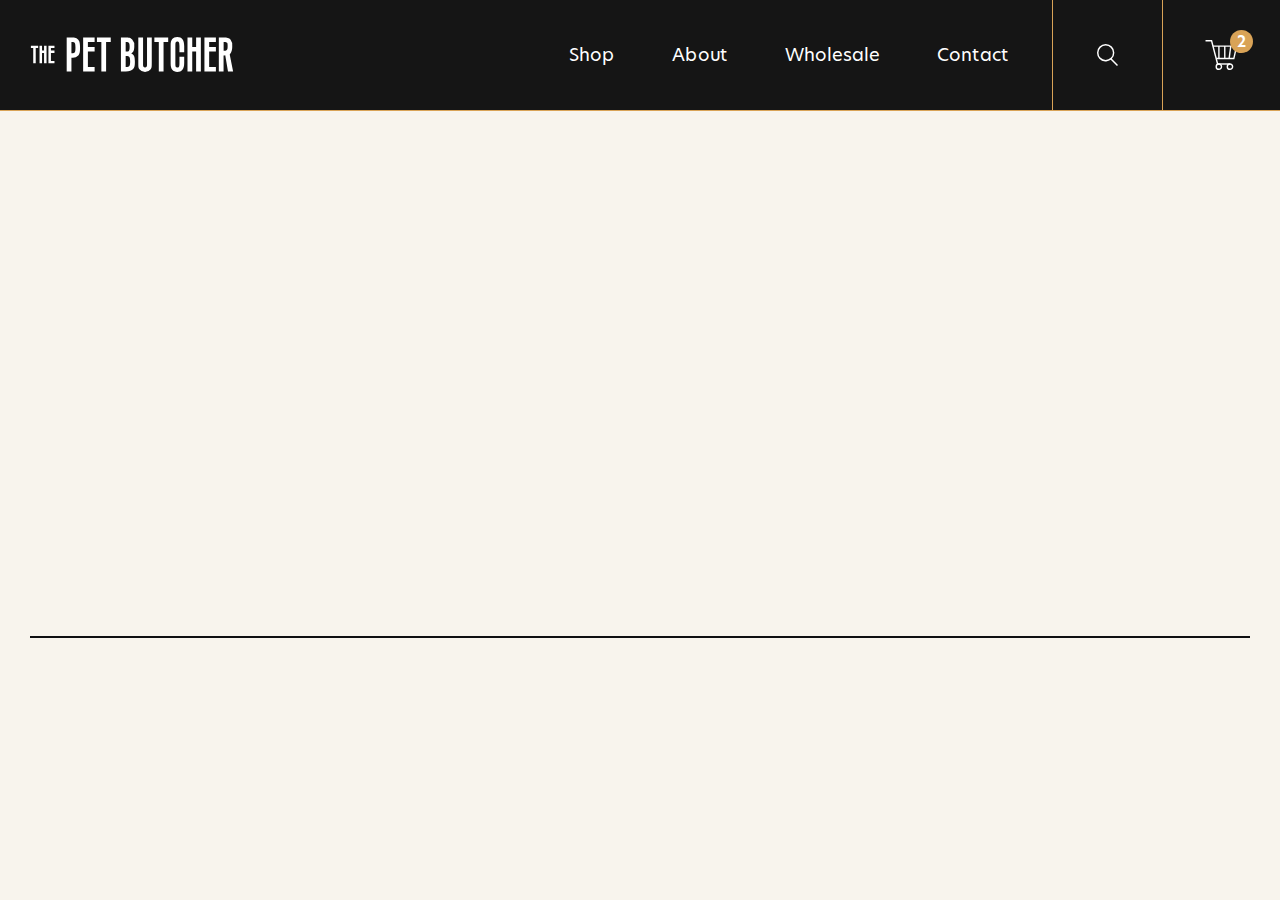
<file: sprite.html>
<!DOCTYPE html>
<html lang="ru">
<head>
    <meta charset="UTF-8">
    <title>the PET BUTCHER</title>
    <meta name="viewport"
          content="width=device-width, user-scalable=no, initial-scale=1.0, maximum-scale=1.0, minimum-scale=1.0">
    <meta http-equiv="X-UA-Compatible" content="ie=edge">
    <link rel="icon" href="favicons/favicon.ico" sizes="any"><!-- 32×32 -->
    <link rel="apple-touch-icon" href="favicons/apple-touch-icon.png"><!-- 180×180 -->
    <link rel="manifest" href="favicons/manifest.webapp">
    <link rel="icon" href="favicons/favicon.svg" type="image/svg+xml">
    <link rel="stylesheet" href="css/plugins.css">
    <link rel="stylesheet" href="css/style.css">
</head>
<body>
<div class="global-wrapper">
    <header class="header">
        <div class="header__row">
            <div class="mbox">
                <div class="header__logo-wrap">
                    <a href="/" class="header__logo">
                        <svg>
                            <use xlink:href="#logo-ico"></use>
                        </svg>
                    </a>
                </div>
                <div class="header__burger">
                    <span></span><span></span><span></span>
                </div>
            </div>
            <div class="header__nav">
                <div class="header__links">
                    <a href="#" class="header__links-item">Shop</a>
                    <a href="#" class="header__links-item">About</a>
                    <a href="#" class="header__links-item">Wholesale</a>
                    <a href="#" class="header__links-item">Contact</a>
                </div>
                <a href="#" class="header__search">
                    <svg>
                        <use xlink:href="#search-ico"></use>
                    </svg>
                </a>
                <a href="#" class="header__basket">
                    <svg>
                        <use xlink:href="#basket-ico"></use>
                    </svg>
                    <span class="header__basket-circle">2</span>
                </a>
    
            </div>
        </div>
    </header>
    <div class="shadow"></div>
    <div class="row"></div>
    <div class="col"></div>
    <div class="col"></div>
    <div class="main">
        <div class="mbox">
            <div class="svg-container"></div>
        </div>
    </div>
    <style>
        .svg-container {
            display: flex;
            justify-content: space-between;
            align-items: flex-start;
            flex-wrap: wrap;
            border: 1px solid #0f0f11;
        }

        .svg-container div {
            width: 200px;
            padding: 10px;
            border: 1px solid #0f0f11;
            flex-grow: 1;
        }

        .svg-container svg {
            width: 100%;
        }
    </style>
    <script>
        let today = new Date();
        let date = today.getFullYear() + '-' + (today.getMonth() + 1) + '-' + today.getDate();
        let time = today.getHours() + ":" + today.getMinutes() + ":" + today.getSeconds();
        let dateTime = date + ' ' + time;
    
        let revision = dateTime;
        let file = 'images/sprite.svg';
    </script>
    <script src="js/plugins.js"></script>
    <script src="js/base.js"></script>
    <script src="js/dev.js"></script>
    <script>
        $(document).ready(function () {
            $('body>svg symbol').each(function () {
                var id = $(this).attr('id');
                var div = document.createElement('div');
                $(div).html('<svg><use xlink:href="#' + id + '"></use></svg><p>#' + id + '</p>');
                $('.svg-container').append(div);
            });
        });
    </script>
</div>
</body>
</html>
</file>
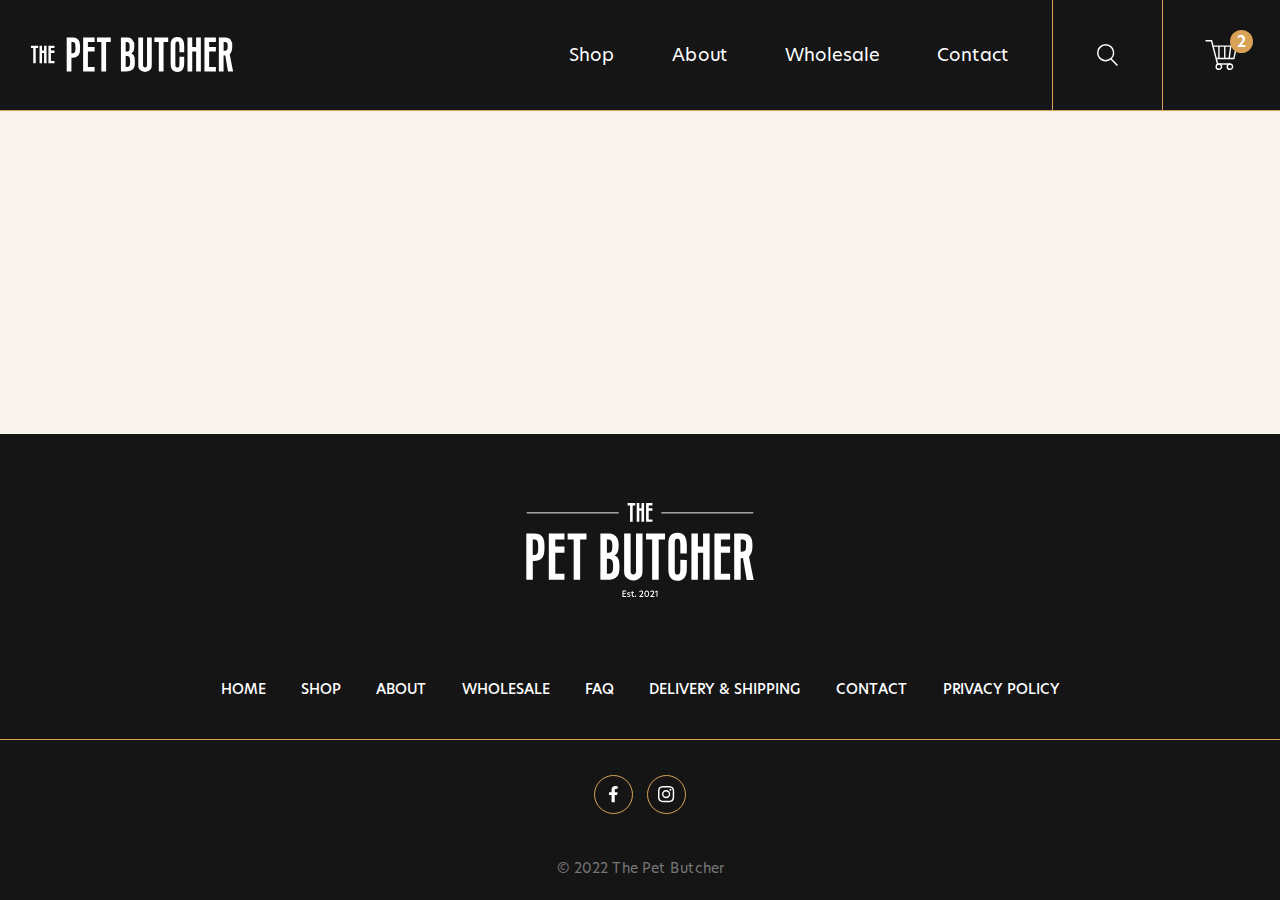
<file: ui-kit.html>
<!DOCTYPE html>
<html lang="ru">
<head>
    <meta charset="UTF-8">
    <title>the PET BUTCHER</title>
    <meta name="viewport"
          content="width=device-width, user-scalable=no, initial-scale=1.0, maximum-scale=1.0, minimum-scale=1.0">
    <meta http-equiv="X-UA-Compatible" content="ie=edge">
    <link rel="icon" href="favicons/favicon.ico" sizes="any"><!-- 32×32 -->
    <link rel="apple-touch-icon" href="favicons/apple-touch-icon.png"><!-- 180×180 -->
    <link rel="manifest" href="favicons/manifest.webapp">
    <link rel="icon" href="favicons/favicon.svg" type="image/svg+xml">
    <link rel="stylesheet" href="css/plugins.css">
    <link rel="stylesheet" href="css/style.css">
</head>
<body>
<style>
    section {
        margin: 80px 0;
        padding: 40px 0;
    }

    .section-text .mbox * {
        margin: 20px 0;
    }

    .bg-group {
        display: flex;
        flex-wrap: wrap;
        gap: 50px 32px;
    }

    .bg-group__item {
        width: 144px;
        height: 144px;
        border: 1px solid #c1c1c1;
        display: flex;
        flex-direction: column;
    }

    .bg-group__item-color {
        height: 102px;
    }

    .bg-group__item-name {
        flex-grow: 1;
        display: flex;
        align-items: center;
        justify-content: center;
    }

    .section-buttons .mbox {
        display: flex;
        align-items: center;
        flex-wrap: wrap;
        gap: 48px 32px;
    }

    h6 {
        margin: 20px 0;
    }
</style>
<div class="global-wrapper">
    <header class="header">
        <div class="header__row">
            <div class="mbox">
                <div class="header__logo-wrap">
                    <a href="/" class="header__logo">
                        <svg>
                            <use xlink:href="#logo-ico"></use>
                        </svg>
                    </a>
                </div>
                <div class="header__burger">
                    <span></span><span></span><span></span>
                </div>
            </div>
            <div class="header__nav">
                <div class="header__links">
                    <a href="#" class="header__links-item">Shop</a>
                    <a href="#" class="header__links-item">About</a>
                    <a href="#" class="header__links-item">Wholesale</a>
                    <a href="#" class="header__links-item">Contact</a>
                </div>
                <a href="#" class="header__search">
                    <svg>
                        <use xlink:href="#search-ico"></use>
                    </svg>
                </a>
                <a href="#" class="header__basket">
                    <svg>
                        <use xlink:href="#basket-ico"></use>
                    </svg>
                    <span class="header__basket-circle">2</span>
                </a>
    
            </div>
        </div>
    </header>
    <div class="shadow"></div>
    <div class="row"></div>
    <div class="col"></div>
    <div class="col"></div>
    <main class="main page-ui-kit">
    </main>
    <footer class="footer">
        <div class="footer__top">
            <div class="mbox">
                <a href="#" class="footer__logo">
                    <svg>
                        <use xlink:href="#footer-logo"></use>
                    </svg>
                </a>
                <div class="footer__nav">
                    <a href="#" class="footer__link">Home</a>
                    <a href="#" class="footer__link">Shop</a>
                    <a href="#" class="footer__link">About</a>
                    <a href="#" class="footer__link">Wholesale</a>
                    <a href="#" class="footer__link">FAQ</a>
                    <a href="#" class="footer__link">Delivery & Shipping</a>
                    <a href="#" class="footer__link">Contact</a>
                    <a href="#" class="footer__link">Privacy Policy</a>
                </div>
            </div>
        </div>
        <div class="footer__bottom">
            <div class="mbox">
                <div class="footer__social">
                    <a href="#" class="footer__social-unit">
                        <svg>
                            <use xlink:href="#fb-ico"></use>
                        </svg>
                    </a>
                    <a href="#" class="footer__social-unit">
                        <svg>
                            <use xlink:href="#insta-ico"></use>
                        </svg>
                    </a>
                </div>
                <span class="footer__copyright">© 2022 The Pet Butcher</span>
            </div>
        </div>
    </footer>
    <script>
        let today = new Date();
        let date = today.getFullYear() + '-' + (today.getMonth() + 1) + '-' + today.getDate();
        let time = today.getHours() + ":" + today.getMinutes() + ":" + today.getSeconds();
        let dateTime = date + ' ' + time;
    
        let revision = dateTime;
        let file = 'images/sprite.svg';
    </script>
    <script src="js/plugins.js"></script>
    <script src="js/base.js"></script>
    <script src="js/dev.js"></script>
</div>
</body>
</html>
</file>
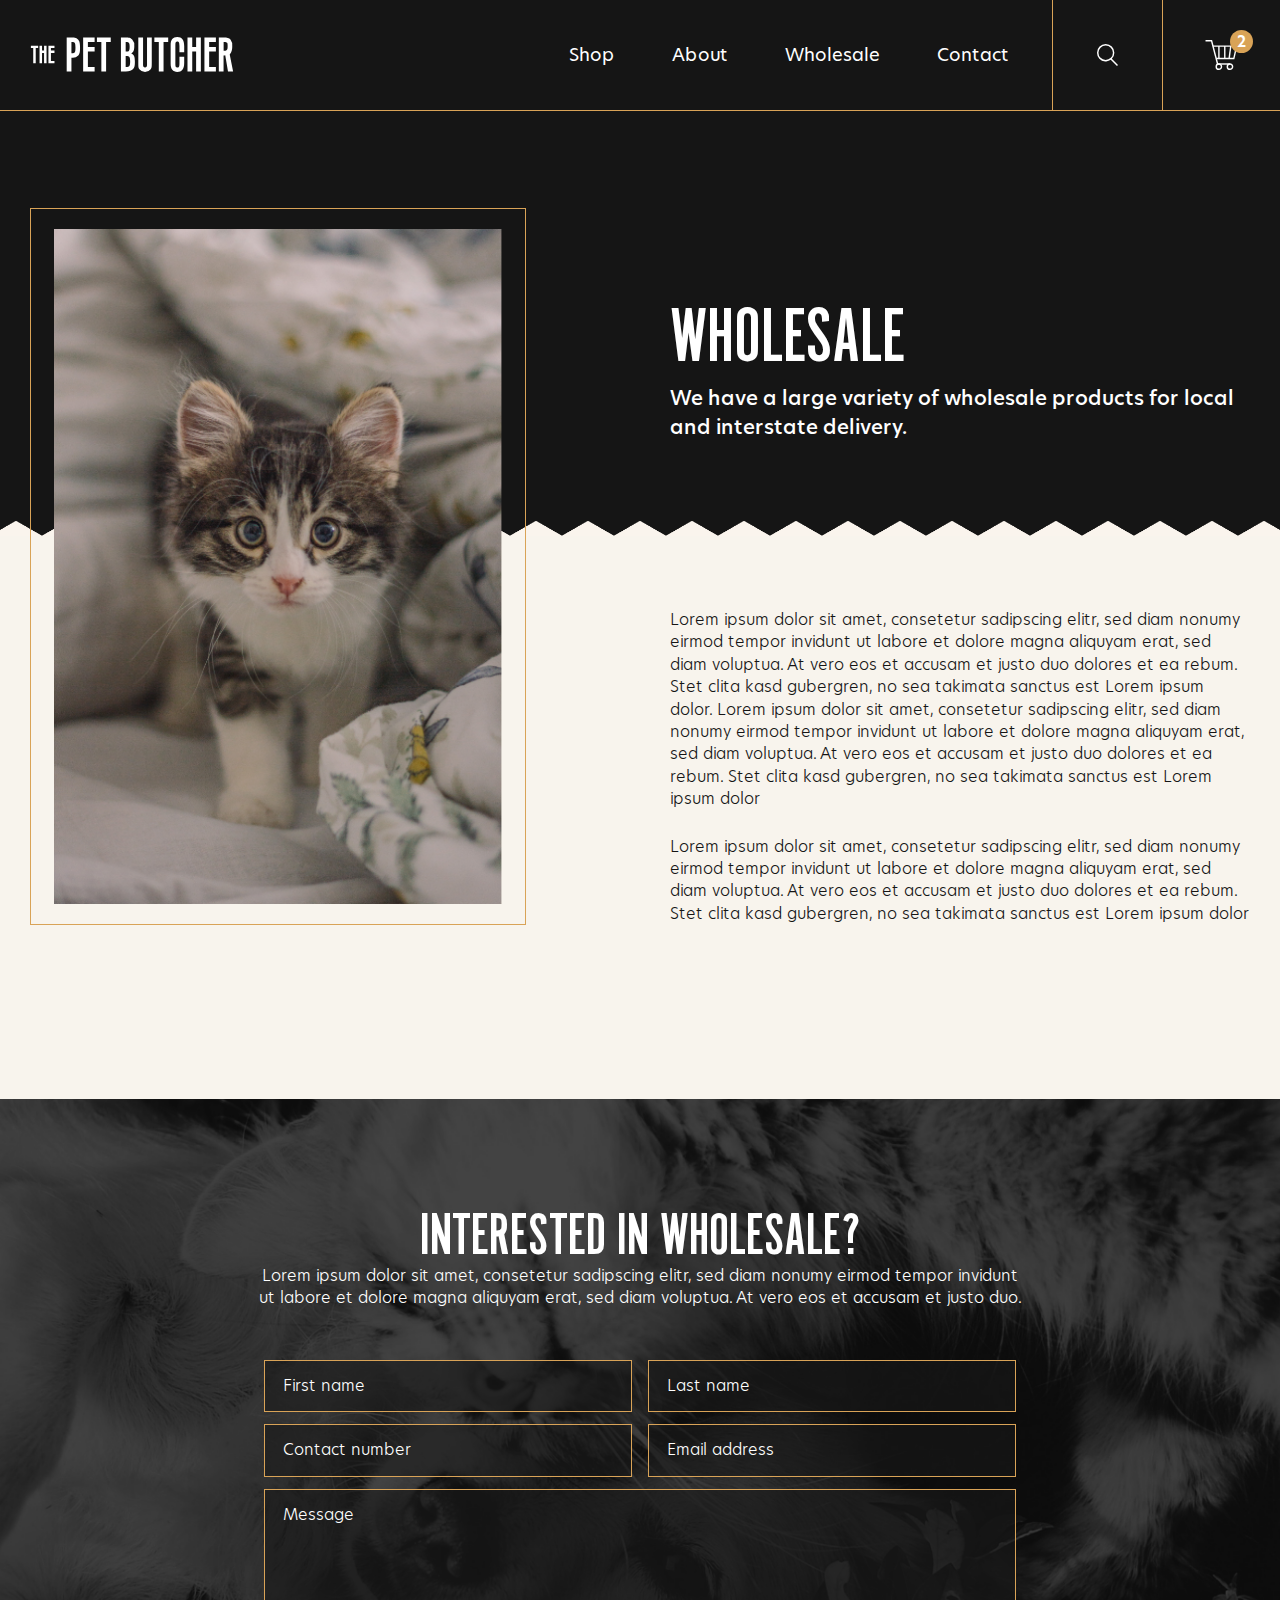
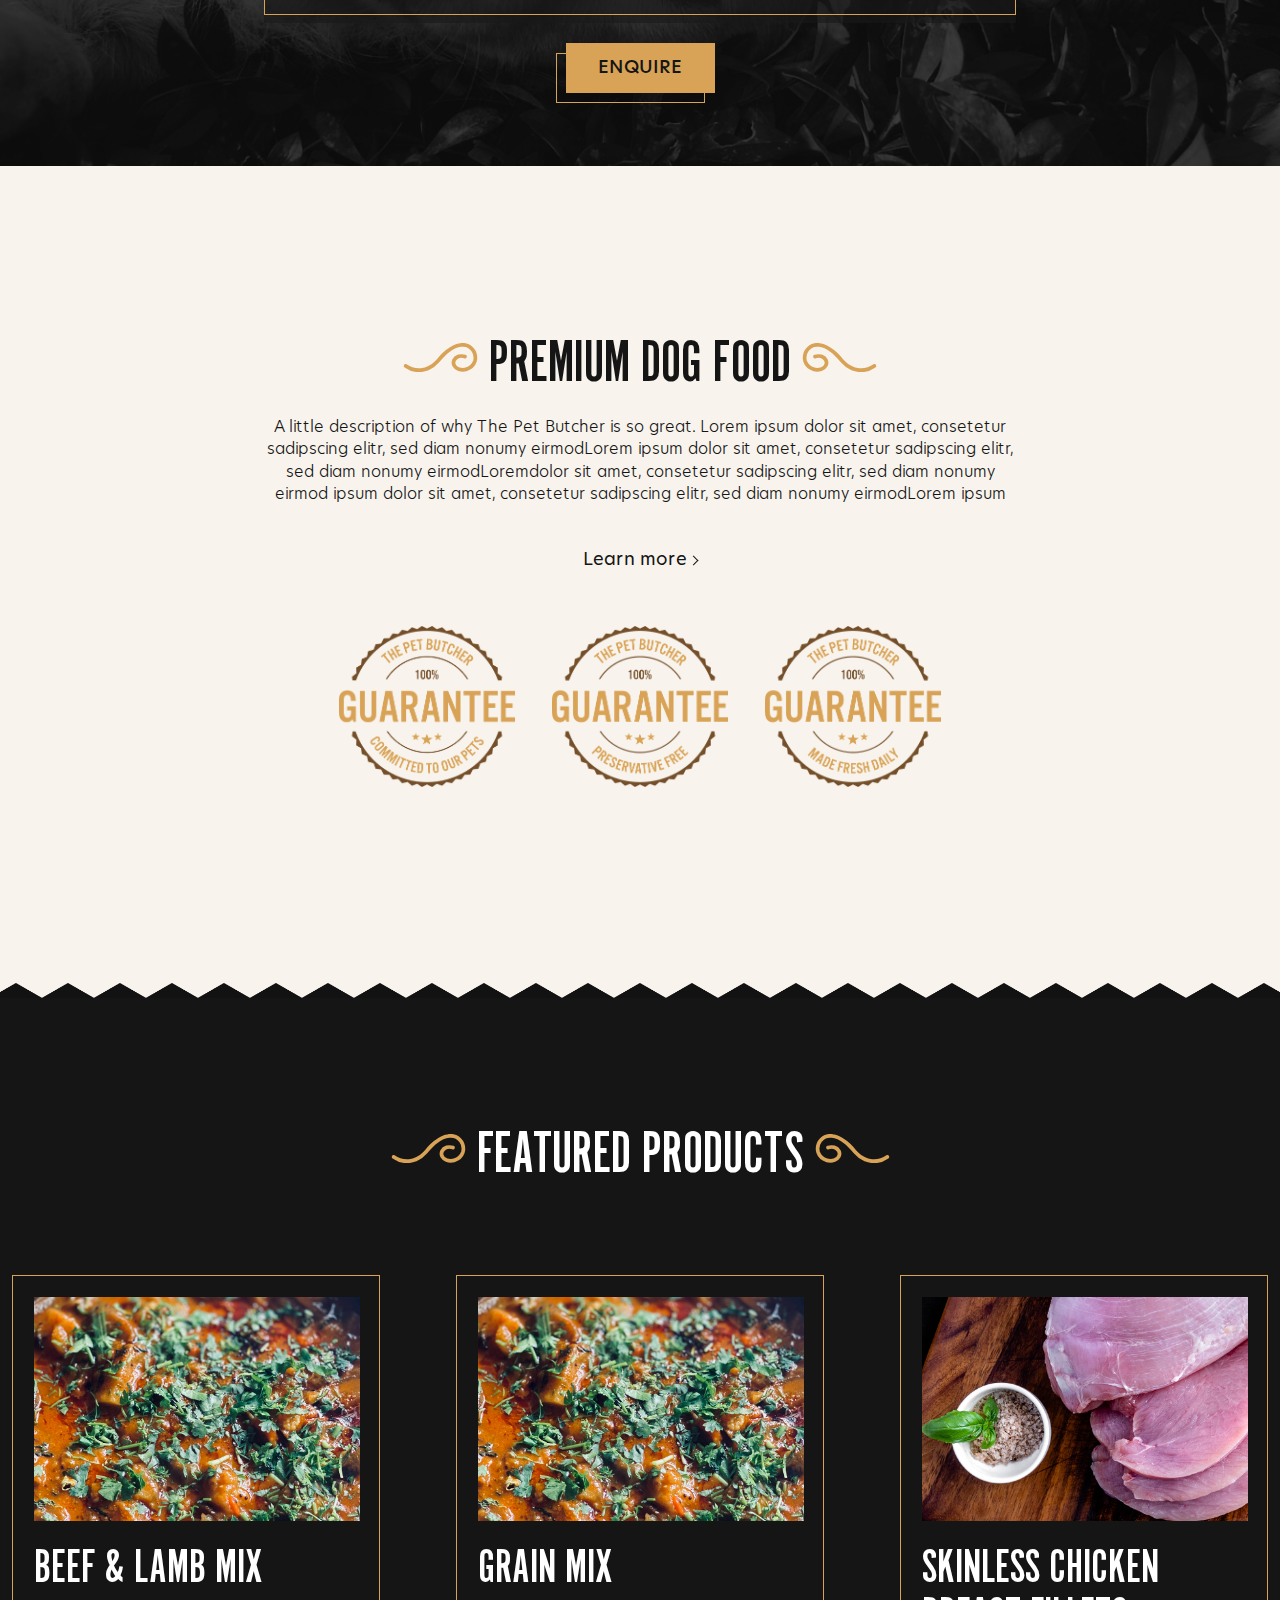
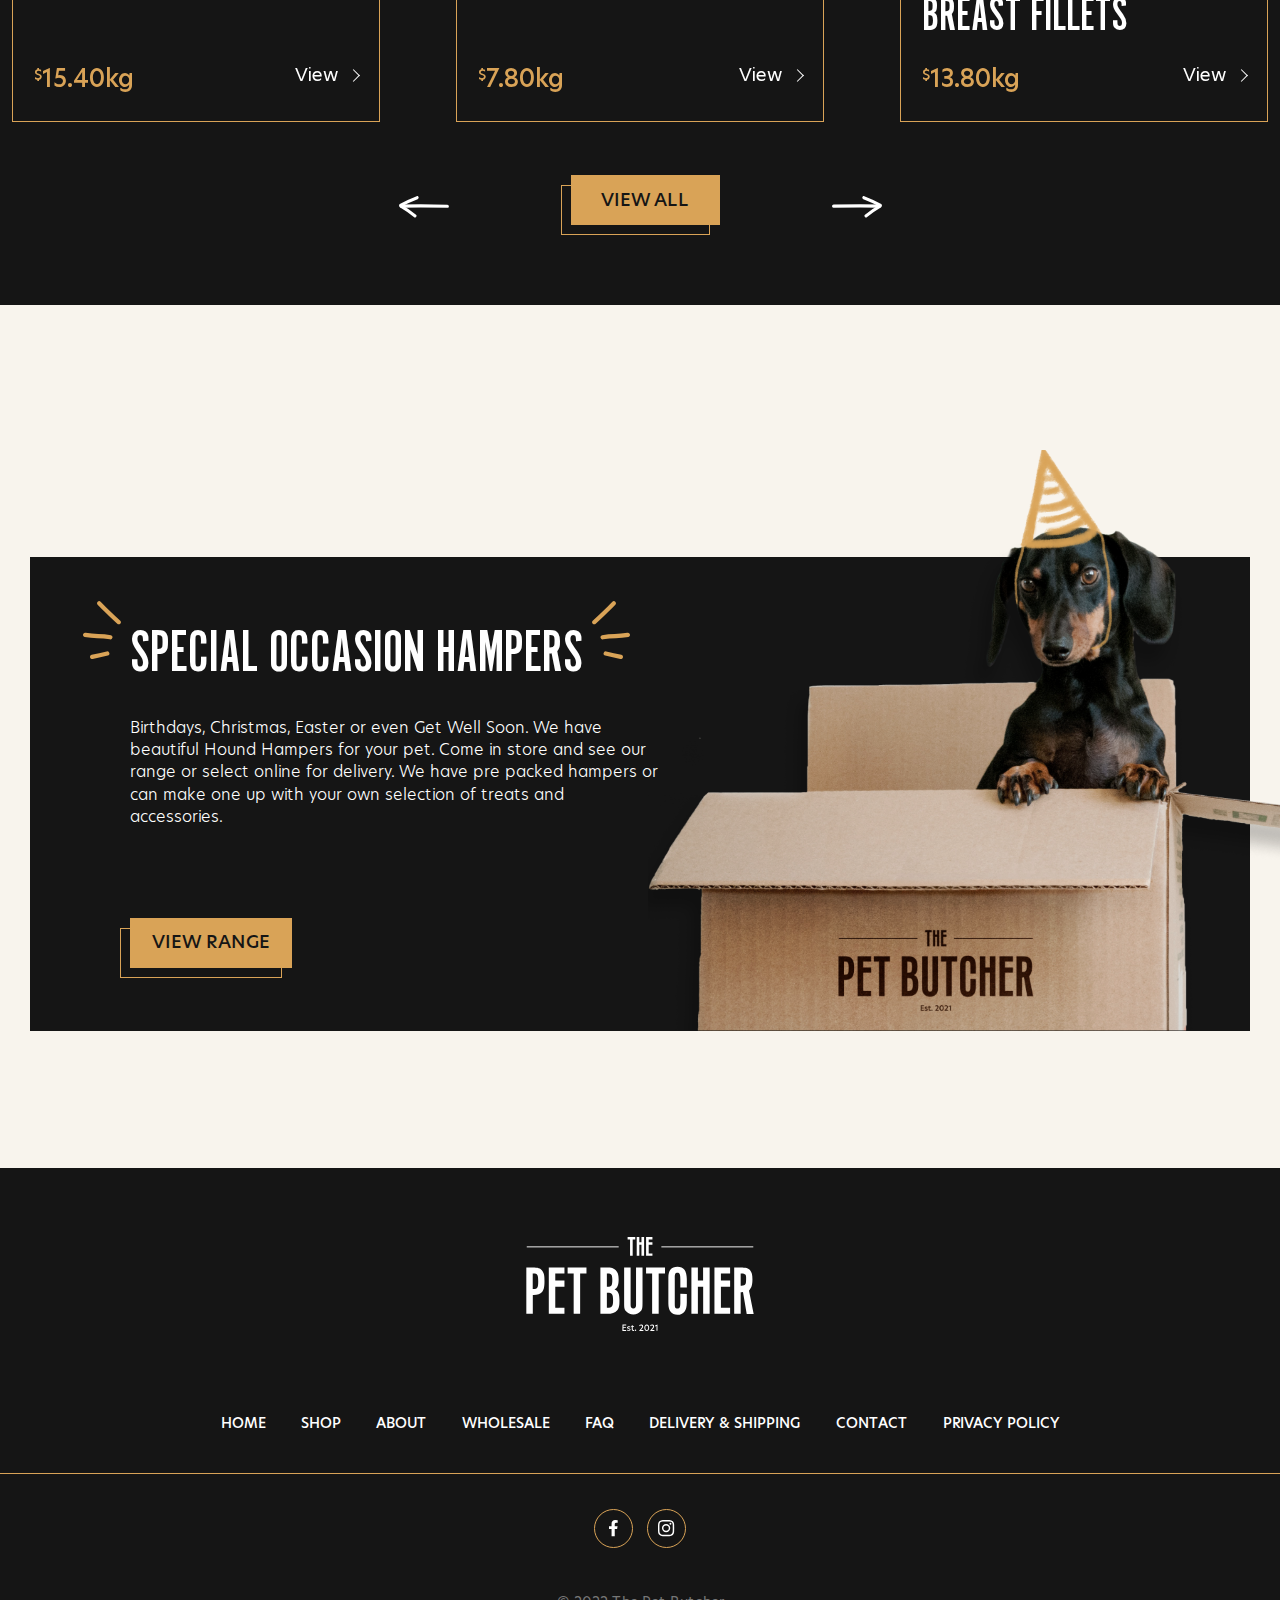
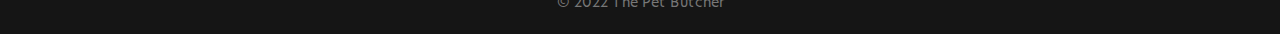
<file: wholesale.html>
<!DOCTYPE html>
<html lang="ru">
<head>
    <meta charset="UTF-8">
    <title>the PET BUTCHER</title>
    <meta name="viewport"
          content="width=device-width, user-scalable=no, initial-scale=1.0, maximum-scale=1.0, minimum-scale=1.0">
    <meta http-equiv="X-UA-Compatible" content="ie=edge">
    <link rel="icon" href="favicons/favicon.ico" sizes="any"><!-- 32×32 -->
    <link rel="apple-touch-icon" href="favicons/apple-touch-icon.png"><!-- 180×180 -->
    <link rel="manifest" href="favicons/manifest.webapp">
    <link rel="icon" href="favicons/favicon.svg" type="image/svg+xml">
    <link rel="stylesheet" href="css/plugins.css">
    <link rel="stylesheet" href="css/style.css">
</head>
<body>
<div class="global-wrapper">
    <header class="header">
        <div class="header__row">
            <div class="mbox">
                <div class="header__logo-wrap">
                    <a href="/" class="header__logo">
                        <svg>
                            <use xlink:href="#logo-ico"></use>
                        </svg>
                    </a>
                </div>
                <div class="header__burger">
                    <span></span><span></span><span></span>
                </div>
            </div>
            <div class="header__nav">
                <div class="header__links">
                    <a href="#" class="header__links-item">Shop</a>
                    <a href="#" class="header__links-item">About</a>
                    <a href="#" class="header__links-item">Wholesale</a>
                    <a href="#" class="header__links-item">Contact</a>
                </div>
                <a href="#" class="header__search">
                    <svg>
                        <use xlink:href="#search-ico"></use>
                    </svg>
                </a>
                <a href="#" class="header__basket">
                    <svg>
                        <use xlink:href="#basket-ico"></use>
                    </svg>
                    <span class="header__basket-circle">2</span>
                </a>
    
            </div>
        </div>
    </header>
    <div class="shadow"></div>
    <div class="row"></div>
    <div class="col"></div>
    <div class="col"></div>
    <main class="main page-wholesale">
        <section class="about curtain">
            <div class="mbox">
                <div class="about__wrap">
                    <div class="about__img">
                        <img src="images/wholesale-cat.png" alt="">
                    </div>
                    <div class="about__desc">
                        <h1 class="title big-title">WHOLESALE</h1>
                        <p class="about__info">We have a large variety of wholesale products for local and interstate delivery.</p>
                        <p class="about__text text">Lorem ipsum dolor sit amet, consetetur sadipscing elitr, sed diam nonumy eirmod tempor invidunt ut labore et dolore magna aliquyam erat, sed diam voluptua. At vero eos et accusam et justo duo dolores et ea rebum. Stet clita kasd gubergren, no sea takimata sanctus est Lorem ipsum dolor. Lorem ipsum dolor sit amet, consetetur sadipscing elitr, sed diam nonumy eirmod tempor invidunt ut labore et dolore magna aliquyam erat, sed diam voluptua. At vero eos et accusam et justo duo dolores et ea rebum. Stet clita kasd gubergren, no sea takimata sanctus est Lorem ipsum dolor</p>
                        <p class="about__text text">Lorem ipsum dolor sit amet, consetetur sadipscing elitr, sed diam nonumy eirmod tempor invidunt ut labore et dolore magna aliquyam erat, sed diam voluptua. At vero eos et accusam et justo duo dolores et ea rebum. Stet clita kasd gubergren, no sea takimata sanctus est Lorem ipsum dolor</p>
                    </div>
                </div>
            </div>
        </section>
        <section class="contact-us">
            <div class="mbox">
                <h3 class="title">INTERESTED IN WHOLESALE?</h3>
                <p class="contact-us__text text">Lorem ipsum dolor sit amet, consetetur sadipscing elitr, sed diam nonumy eirmod tempor invidunt ut labore et dolore magna aliquyam erat, sed diam voluptua. At vero eos et accusam et justo duo.</p>
                <form action="#" class="form">
                    <div class="form__wrap">
                        <div class="form__input">
                            <input type="text" placeholder="First name" class="text">
                        </div>
                        <div class="form__input">
                            <input type="text" placeholder="Last name" class="text">
                        </div>
                        <div class="form__input">
                            <input type="tel" placeholder="Contact number" class="text">
                        </div>
                        <div class="form__input">
                            <input type="email" placeholder="Email address" class="text">
                        </div>
                        <div class="form__input">
                            <textarea name="comment" id="#" placeholder="Message" class="text"></textarea>
                        </div>
                    </div>
                    <div class="form__btn">
                        <button type="button" class="btn"><span>ENQUIRE</span></button>
                    </div>
                </form>
            </div>
        </section>
        <section class="premium">
            <div class="mbox">
                <div class="premium__block">
                    <div class="title-row">
                        <div class="title-row__left">
                            <svg>
                                <use xlink:href="#wave-left"></use>
                            </svg>
                        </div>
                        <h3 class="title">pREMIUM dOG food</h3>
                        <div class="title-row__right">
                            <svg>
                                <use xlink:href="#wave-right"></use>
                            </svg>
                        </div>
                    </div>
                    <div class="premium__text-wrap">
                        <p class="premium__text text">A little description of why The Pet Butcher is so great. Lorem ipsum dolor sit amet, consetetur sadipscing elitr, sed diam nonumy eirmodLorem ipsum dolor sit amet, consetetur sadipscing elitr, sed diam nonumy eirmodLoremdolor sit amet, consetetur sadipscing elitr, sed diam nonumy eirmod ipsum dolor sit amet, consetetur sadipscing elitr, sed diam nonumy eirmodLorem ipsum dolor sit amet, consetetur sadipscing elitr, sed diam nonumy eirmoddolor sit amet, consetetur sadipscing elitr, sed diam nonumy eirmod</p>
                        <span class="premium__show-more">Learn more</span>
                    </div>
                    <div class="premium__img">
                        <div class="premium__img-unit">
                            <img src="images/TPB-Badge-Left.png" alt="">
                        </div>
                        <div class="premium__img-unit">
                            <img src="images/TPB-Badge-Middle.png" alt="">
                        </div>
                        <div class="premium__img-unit">
                            <img src="images/TPB-Badge-Right.png" alt="">
                        </div>
                    </div>
                </div>
            </div>
        </section>
        <section class="products">
            <div class="mbox">
                <div class="title-row">
                    <div class="title-row__left">
                        <svg>
                            <use xlink:href="#wave-left"></use>
                        </svg>
                    </div>
                    <h3 class="title">Featured Products</h3>
                    <div class="title-row__right">
                        <svg>
                            <use xlink:href="#wave-right"></use>
                        </svg>
                    </div>
                </div>
            </div>
            <div class="products__slider swiper-wrapper">
                <a href="#" class="products__slide swiper-slide">
                    <div class="products__slide-img">
                        <img src="images/TPB-Meat-Mix.png" alt="">
                    </div>
                    <h4 class="products__slide-title">GRAIN MIX</h4>
                    <div class="products__slide-bottom">
                        <div class="products__slide-price">
                            <span>$</span>
                            7.80kg
                        </div>
                        <div class="products__slide-view">View</div>
                    </div>
                </a>
                <a href="#" class="products__slide swiper-slide">
                    <div class="products__slide-img">
                        <img src="images/TPB-5-Chicken.png" alt="">
                    </div>
                    <h4 class="products__slide-title">Skinless Chicken Breast Fillets</h4>
                    <div class="products__slide-bottom">
                        <div class="products__slide-price">
                            <span>$</span>
                            13.80kg
                        </div>
                        <div class="products__slide-view">View</div>
                    </div>
                </a>
                <a href="#" class="products__slide swiper-slide">
                    <div class="products__slide-img">
                        <img src="images/TPB-Meat-Mix.png" alt="">
                    </div>
                    <h4 class="products__slide-title">BEEF & LAMB MIX</h4>
                    <div class="products__slide-bottom">
                        <div class="products__slide-price">
                            <span>$</span>
                            15.40kg
                        </div>
                        <div class="products__slide-view">View</div>
                    </div>
                </a>
                <a href="#" class="products__slide swiper-slide">
                    <div class="products__slide-img">
                        <img src="images/TPB-5-Chicken.png" alt="">
                    </div>
                    <h4 class="products__slide-title">Skinless Chicken Breast Fillets</h4>
                    <div class="products__slide-bottom">
                        <div class="products__slide-price">
                            <span>$</span>
                            13.80kg
                        </div>
                        <div class="products__slide-view">View</div>
                    </div>
                </a>
                <a href="#" class="products__slide swiper-slide">
                    <div class="products__slide-img">
                        <img src="images/TPB-Meat-Mix.png" alt="">
                    </div>
                    <h4 class="products__slide-title">BEEF & LAMB MIX</h4>
                    <div class="products__slide-bottom">
                        <div class="products__slide-price">
                            <span>$</span>
                            15.40kg
                        </div>
                        <div class="products__slide-view">View</div>
                    </div>
                </a>
                <a href="#" class="products__slide swiper-slide">
                    <div class="products__slide-img">
                        <img src="images/TPB-5-Chicken.png" alt="">
                    </div>
                    <h4 class="products__slide-title">Skinless Chicken Breast Fillets</h4>
                    <div class="products__slide-bottom">
                        <div class="products__slide-price">
                            <span>$</span>
                            13.80kg
                        </div>
                        <div class="products__slide-view">View</div>
                    </div>
                </a>
                <a href="#" class="products__slide swiper-slide">
                    <div class="products__slide-img">
                        <img src="images/TPB-Meat-Mix.png" alt="">
                    </div>
                    <h4 class="products__slide-title">BEEF & LAMB MIX</h4>
                    <div class="products__slide-bottom">
                        <div class="products__slide-price">
                            <span>$</span>
                            15.40kg
                        </div>
                        <div class="products__slide-view">View</div>
                    </div>
                </a>
            </div>
            <div class="arrows">
                <div class="arrows__wrap">
                    <div class="arrows__left">
                        <svg>
                            <use xlink:href="#arrow-left"></use>
                        </svg>
                    </div>
                    <a href="#" class="btn"><span>VIEW ALL</span></a>
                    <div class="arrows__right">
                        <svg>
                            <use xlink:href="#arrow-right"></use>
                        </svg>
                    </div>
                </div>
            </div>
        </section>
        <section class="special-occasion">
            <div class="mbox">
                <div class="special-occasion__block">
                    <div class="special-occasion__info">
                        <div class="special-occasion__title">
                            <svg class="special-occasion__left">
                                <use xlink:href="#occasion-left"></use>
                            </svg>
                            <h3 class="title">Special Occasion HAMPERS</h3>
                            <svg class="special-occasion__right">
                                <use xlink:href="#occasion-right"></use>
                            </svg>
                        </div>
                        <p class="special-occasion__text text">Birthdays, Christmas, Easter or even Get Well Soon.  We have beautiful Hound Hampers for your pet.  Come in store and see our range or select online for delivery.  We have pre packed hampers or can make one up with your own selection of treats and accessories.</p>
                        <a href="#" class="btn"><span>VIEW RANGE</span></a>
                    </div>
                    <div class="special-occasion__img">
                        <img src="images/TPB-Birthdays.png" alt="">
                    </div>
                </div>
            </div>
        </section>
    </main>
    <footer class="footer">
        <div class="footer__top">
            <div class="mbox">
                <a href="#" class="footer__logo">
                    <svg>
                        <use xlink:href="#footer-logo"></use>
                    </svg>
                </a>
                <div class="footer__nav">
                    <a href="#" class="footer__link">Home</a>
                    <a href="#" class="footer__link">Shop</a>
                    <a href="#" class="footer__link">About</a>
                    <a href="#" class="footer__link">Wholesale</a>
                    <a href="#" class="footer__link">FAQ</a>
                    <a href="#" class="footer__link">Delivery & Shipping</a>
                    <a href="#" class="footer__link">Contact</a>
                    <a href="#" class="footer__link">Privacy Policy</a>
                </div>
            </div>
        </div>
        <div class="footer__bottom">
            <div class="mbox">
                <div class="footer__social">
                    <a href="#" class="footer__social-unit">
                        <svg>
                            <use xlink:href="#fb-ico"></use>
                        </svg>
                    </a>
                    <a href="#" class="footer__social-unit">
                        <svg>
                            <use xlink:href="#insta-ico"></use>
                        </svg>
                    </a>
                </div>
                <span class="footer__copyright">© 2022 The Pet Butcher</span>
            </div>
        </div>
    </footer>
    <script>
        let today = new Date();
        let date = today.getFullYear() + '-' + (today.getMonth() + 1) + '-' + today.getDate();
        let time = today.getHours() + ":" + today.getMinutes() + ":" + today.getSeconds();
        let dateTime = date + ' ' + time;
    
        let revision = dateTime;
        let file = 'images/sprite.svg';
    </script>
    <script src="js/plugins.js"></script>
    <script src="js/base.js"></script>
    <script src="js/dev.js"></script>
</div>
</body>
</html>
</file>
<file: css/style.css>
:root{--font-heronew:"Hero New",-apple-system,BlinkMacSystemFont,"Segoe UI","Helvetica Neue",Arial,sans-serif,"Apple Color Emoji","Segoe UI Emoji","Segoe UI Symbol";--font-alternategothic:"Alternate Gothic",-apple-system,BlinkMacSystemFont,"Segoe UI","Helvetica Neue",Arial,sans-serif,"Apple Color Emoji","Segoe UI Emoji","Segoe UI Symbol"}html{font-family:var(--font-heronew);font-weight:400;font-style:normal}.h1,.h2,.h3,.h4,.h5,.h6,h1,h2,h3,h4,h5,h6{margin:0;font-family:var(--font-alternategothic)}.mbox{max-width:1580px;margin:0 auto;padding:0 30px}@media (max-width:1279.98px){.mbox{padding:0 35px}}:root{--font-heronew:"Hero New",-apple-system,BlinkMacSystemFont,"Segoe UI","Helvetica Neue",Arial,sans-serif,"Apple Color Emoji","Segoe UI Emoji","Segoe UI Symbol";--font-alternategothic:"Alternate Gothic",-apple-system,BlinkMacSystemFont,"Segoe UI","Helvetica Neue",Arial,sans-serif,"Apple Color Emoji","Segoe UI Emoji","Segoe UI Symbol"}*,:after,:before{box-sizing:border-box;outline:0}*,body,html{-webkit-text-size-adjust:none;-webkit-appearance:none;max-height:9001em}html{height:100%}body{min-height:100%;height:100%;width:100%;min-width:320px;font-family:var(--font-heronew);background:#f8f4ed;color:#151515;position:relative;font-size:16px;line-height:1.69;margin:0}@media (max-width:575.98px){body{font-size:14px;line-height:1.57}}body.body--fixed{overflow:hidden}img{vertical-align:bottom;border:0;max-width:100%}select{padding:0;border:unset;background-color:transparent}p{margin:0}ul{padding:0;margin:0;list-style:none}a{text-decoration:none}.global-wrapper{display:flex;flex-direction:column;height:100%}.main{flex-grow:1;flex-shrink:0;flex-basis:auto;margin-top:111px}.text{font-size:16px;font-weight:300;line-height:1.4}@media (max-width:767.98px){.text{font-size:14px;line-height:1.43}}.btn{font-size:18px;font-weight:500;color:#151515;display:inline-flex;position:relative;z-index:2;height:50px;min-width:149px;border:none;padding:0}.btn span{display:flex;justify-content:center;align-items:center;width:100%;height:100%;padding:0 22px;position:relative;z-index:3;background-color:#d9a357;transition:background-color .3s}.btn:before{content:'';position:absolute;border:1px solid #d9a357;background-color:transparent;top:10px;right:10px;bottom:-10px;left:-10px;transition:background-color .3s}.btn:hover span{background-color:#fff}.btn:hover:before{background-color:#d9a357}.title{font-family:var(--font-alternategothic);font-size:62px;font-weight:400;color:#151515;text-transform:uppercase;line-height:1}@media (max-width:767.98px){.title{font-size:40px}}.title-row{display:flex;justify-content:center;align-items:center}@media (max-width:767.98px){.title-row{margin:0 -20px}}.title-row__left svg,.title-row__right svg{width:77px;height:29px}@media (max-width:767.98px){.title-row__left svg,.title-row__right svg{width:50px;height:20px}}.title-row__left{margin-right:10px}@media (max-width:767.98px){.title-row__left{margin-right:8px}}.title-row__right{margin-left:10px}@media (max-width:767.98px){.title-row__right{margin-left:8px}}.shadow{position:fixed;top:0;right:0;bottom:0;left:0;z-index:998;pointer-events:none}.shadow--opened{pointer-events:all}.header{background-color:#151515;position:fixed;top:0;right:0;left:0;z-index:999;border-bottom:1px solid #d9a357}.header .mbox{position:absolute;top:0;right:0;bottom:0;left:0;display:flex;justify-content:space-between;align-items:center}@media (max-width:1279.98px){.header .mbox{position:static}}.header__row{display:flex;justify-content:flex-end;align-items:center}@media (max-width:1279.98px){.header__row{display:block;padding:42px 0}}.header__logo-wrap{display:flex;align-items:center;height:100%}.header__logo{margin-top:7px}@media (max-width:1279.98px){.header__logo{display:flex;margin-top:0}}.header__logo svg{width:204px;height:35px;fill:#fff;transition:fill .3s}@media (max-width:1279.98px){.header__logo svg{width:155px;height:27px}}.header__logo:hover svg{fill:#d9a357}.header__burger{width:31px;height:22px;display:none;flex-direction:column;justify-content:space-between;cursor:pointer}@media (max-width:1279.98px){.header__burger{display:flex}}.header__burger span{width:100%;height:2px;background-color:#fff}.header__nav{display:flex;align-items:center;position:relative;z-index:1}@media (max-width:1279.98px){.header__nav{position:absolute;top:0;right:0;flex-direction:column;background-color:#f8f4ed;width:255px;padding-top:72px;transform:translateX(100%);transition:transform .3s;max-height:100vh;overflow:auto}}.header__nav--opened{transform:translateX(0)}@media (max-width:1279.98px){.header__links{display:flex;flex-direction:column;width:100%;padding-bottom:98px;border-bottom:1px solid #d9a357}}.header__links-item{color:#fff;font-size:18px;font-weight:400;margin-right:53px;transition:color .3s}@media (max-width:1279.98px){.header__links-item{color:#151515;font-size:30px;margin:5px 0;padding:10px 50px 10px 20px;text-align:right;letter-spacing:-1px}}.header__links-item:last-child{margin-right:43px}@media (max-width:1279.98px){.header__links-item:last-child{margin-right:0}}.header__links-item:hover{color:#d9a357}.header__search{padding:44px;border-right:1px solid #d9a357;border-left:1px solid #d9a357;display:flex}.header__search:hover svg{fill:#d9a357}.header__search svg{width:21px;height:22px;fill:#fff;transition:fill .3s}@media (max-width:1279.98px){.header__search svg{fill:#151515;width:55px;height:55px}}@media (max-width:1279.98px){.header__search{justify-content:center;width:100%;order:1;padding:55px 55px 55px 65px;border:none;border-top:1px solid #d9a357}}.header__basket{margin:0 42px;position:relative;display:flex}.header__basket:hover .header__basket-circle{color:#d9a357;background-color:#fff}.header__basket svg{width:33px;height:30px}@media (max-width:1279.98px){.header__basket svg{filter:invert(1);width:65px;height:65px}}@media (max-width:1279.98px){.header__basket{margin:55px 15px 45px 0}}.header__basket-circle{position:absolute;top:-10px;right:-15px;font-size:15px;font-weight:600;color:#fff;border-radius:50%;background-color:#d9a357;width:23px;height:23px;display:flex;justify-content:center;align-items:center;transition:color .3s,background-color .3s}@media (max-width:1279.98px){.header__basket-circle{top:-5px;right:-17px;width:26px;height:26px}}.footer{background-color:#151515}@media (max-width:1279.98px){.footer{border-top:1px solid #d9a357}}.footer__top{display:flex;align-items:center;flex-direction:column;border-bottom:1px solid #d9a357}.footer__logo{display:flex;justify-content:center;margin:69px auto 83px}.footer__logo svg{width:228px;height:94px}.footer__nav{margin-bottom:40px;display:flex;flex-wrap:wrap;justify-content:center;gap:35px}.footer__link{font-size:14px;font-weight:500;text-transform:uppercase;line-height:1.4;color:#fff;transition:color .3s}.footer__link:hover{color:#d9a357}.footer__bottom{padding-top:35px;display:flex;flex-direction:column;align-items:center;margin:0 auto}.footer__social{margin:0 auto 40px;display:flex;justify-content:center}.footer__social-unit{border-radius:50%;background-color:transparent;border:1px solid #d9a357;display:flex;justify-content:center;align-items:center;transition:background-color .3s}.footer__social-unit:not(:last-child){margin-right:14px}.footer__social-unit:hover{background-color:#d9a357}.footer__social-unit svg{width:37px;height:37px}.footer__copyright{font-size:14px;font-weight:400;line-height:1.78;color:#777;display:inline-block;margin-bottom:19px}.special-occasion{padding-top:174px;margin-bottom:137px;overflow:hidden}.special-occasion__block{background-color:#151515;display:flex;position:relative}@media (max-width:1279.98px){.special-occasion__block{flex-direction:column;align-items:center;margin:0 -35px}}.special-occasion__info{max-width:692px;margin-left:100px;padding:63px 0}@media (max-width:1439.98px){.special-occasion__info{max-width:530px}}@media (max-width:1279.98px){.special-occasion__info{max-width:none;margin:0 80px;text-align:center}}.special-occasion__title{position:relative;display:inline-block;margin-bottom:35px}.special-occasion__title svg{width:38px;height:58px;position:absolute}.special-occasion__left{top:-19px;left:-47px}.special-occasion__right{top:-19px;right:-47px}.special-occasion .title{color:#fff}.special-occasion__text{color:#fff;margin-bottom:89px}@media (max-width:1279.98px){.special-occasion__text{margin-bottom:40px}}.special-occasion__img{position:absolute;right:-88px;bottom:0;width:690px;height:581px}@media (max-width:1279.98px){.special-occasion__img{position:static;margin-top:20px;margin-bottom:-1px;max-width:400px;width:100%;height:auto}}.special-occasion__img img{height:100%;width:100%}.d-none{display:none!important}.d-inline{display:inline!important}.d-inline-block{display:inline-block!important}.d-block{display:block!important}.d-flex{display:flex!important}.d-inline-flex{display:inline-flex!important}@media (min-width:576px){.d-sm-none{display:none!important}.d-sm-inline{display:inline!important}.d-sm-inline-block{display:inline-block!important}.d-sm-block{display:block!important}.d-sm-flex{display:flex!important}.d-sm-inline-flex{display:inline-flex!important}}@media (min-width:768px){.d-md-none{display:none!important}.d-md-inline{display:inline!important}.d-md-inline-block{display:inline-block!important}.d-md-block{display:block!important}.d-md-flex{display:flex!important}.d-md-inline-flex{display:inline-flex!important}}@media (min-width:992px){.d-lg-none{display:none!important}.d-lg-inline{display:inline!important}.d-lg-inline-block{display:inline-block!important}.d-lg-block{display:block!important}.d-lg-flex{display:flex!important}.d-lg-inline-flex{display:inline-flex!important}}@media (min-width:1280px){.d-xl-none{display:none!important}.d-xl-inline{display:inline!important}.d-xl-inline-block{display:inline-block!important}.d-xl-block{display:block!important}.d-xl-flex{display:flex!important}.d-xl-inline-flex{display:inline-flex!important}}@media (min-width:1366px){.d-xxl-none{display:none!important}.d-xxl-inline{display:inline!important}.d-xxl-inline-block{display:inline-block!important}.d-xxl-block{display:block!important}.d-xxl-flex{display:flex!important}.d-xxl-inline-flex{display:inline-flex!important}}@media (min-width:1440px){.d-xxxl-none{display:none!important}.d-xxxl-inline{display:inline!important}.d-xxxl-inline-block{display:inline-block!important}.d-xxxl-block{display:block!important}.d-xxxl-flex{display:flex!important}.d-xxxl-inline-flex{display:inline-flex!important}}@media (max-width:767.98px){.d-sm-none{display:none!important}}@font-face{font-family:"Hero New";src:url(../fonts/Hero-New/Hero-New-Light/Hero-New-Light.otf);src:local("Hero-New"),local("Hero-New"),url(../fonts/Hero-New/Hero-New-Light/Hero-New-Light.woff) format("woff"),url(../fonts/Hero-New/Hero-New-Light/Hero-New-Light.woff2) format("woff2");font-weight:300;font-style:normal;font-display:swap}@font-face{font-family:"Hero New";src:url(../fonts/Hero-New/Hero-New-Regular/Hero-New-Regular.otf);src:local("Hero-New"),local("Hero-New"),url(../fonts/Hero-New/Hero-New-Regular/Hero-New-Regular.woff) format("woff"),url(../fonts/Hero-New/Hero-New-Regular/Hero-New-Regular.woff2) format("woff2");font-weight:400;font-style:normal;font-display:swap}@font-face{font-family:"Hero New";src:url(../fonts/Hero-New/Hero-New-Medium/Hero-New-Medium.otf);src:local("Hero-New"),local("Hero-New"),url(../fonts/Hero-New/Hero-New-Medium/Hero-New-Medium.woff) format("woff"),url(../fonts/Hero-New/Hero-New-Medium/Hero-New-Medium.woff2) format("woff2");font-weight:500;font-style:normal;font-display:swap}@font-face{font-family:"Hero New";src:url(../fonts/Hero-New/Hero-New-SemiBold/Hero-New-SemiBold.otf);src:local("Hero-New"),local("Hero-New"),url(../fonts/Hero-New/Hero-New-SemiBold/Hero-New-SemiBold.woff) format("woff"),url(../fonts/Hero-New/Hero-New-SemiBold/Hero-New-SemiBold.woff2) format("woff2");font-weight:600;font-style:normal;font-display:swap}@font-face{font-family:"Alternate Gothic";src:url(../fonts/Alternate-Gothic/Alternate-Gothic-Regular.otf);src:local("Alternate-Gothic"),local("Alternate-Gothic"),url(../fonts/Alternate-Gothic/Alternate-Gothic-Regular.woff) format("woff"),url(../fonts/Alternate-Gothic/Alternate-Gothic-Regular.woff2) format("woff2");font-weight:400;font-style:normal;font-display:swap}.bg-white{background-color:#fff}.color-white{color:#fff}.border-white{border:1px solid #fff}.fill-white{fill:#fff}.bg-red{background-color:red}.color-red{color:red}.border-red{border:1px solid red}.fill-red{fill:red}.bg-green{background-color:green}.color-green{color:green}.border-green{border:1px solid green}.fill-green{fill:green}.bg-blue{background-color:#00f}.color-blue{color:#00f}.border-blue{border:1px solid #00f}.fill-blue{fill:#00f}.bg-main{background-color:#d9a357}.color-main{color:#d9a357}.border-main{border:1px solid #d9a357}.fill-main{fill:#d9a357}.bg-dark{background-color:#151515}.color-dark{color:#151515}.border-dark{border:1px solid #151515}.fill-dark{fill:#151515}.bg-dark-60{background-color:rgba(25,25,25,.6)}.color-dark-60{color:rgba(25,25,25,.6)}.border-dark-60{border:1px solid rgba(25,25,25,.6)}.fill-dark-60{fill:rgba(25,25,25,.6)}.bg-gray{background-color:#777}.color-gray{color:#777}.border-gray{border:1px solid #777}.fill-gray{fill:#777}.bg-gb{background-color:#f8f4ed}.color-gb{color:#f8f4ed}.border-gb{border:1px solid #f8f4ed}.fill-gb{fill:#f8f4ed}.main-banner{min-height:calc(100vh - 111px);padding:164px 0 120px;background-position:82% 100%,0;background-size:700px auto,cover;background-repeat:no-repeat,no-repeat}@media (max-width:767.98px){.main-banner{padding:40px 0 0;background-position:calc(50% + 22px) 31.5%,0;background-size:425px auto,cover}}.main-banner__text{max-width:622px;margin-left:120px}@media (max-width:1279.98px){.main-banner__text{margin-left:0}}.main-banner__subtitle{color:#d9a357;font-family:var(--font-alternategothic);font-size:30px;font-weight:400;line-height:.9;margin:0 0 7px}@media (max-width:767.98px){.main-banner__subtitle{font-size:22px;margin:0 4px 10px}}.main-banner__title{color:#fff;font-family:var(--font-alternategothic);font-size:120px;font-weight:400;line-height:.85;position:relative;margin-left:-3px}@media (max-width:767.98px){.main-banner__title{margin-left:0;font-size:70px;line-height:1;padding-right:30px}}.main-banner__title:before{content:'';background-image:url(../images/TPB-Lines-1.svg);position:absolute;width:84px;height:83px;top:-52px;right:47px}@media (max-width:767.98px){.main-banner__title:before{display:none}}.main-banner__desc{color:#fff;font-size:20px;font-weight:500;line-height:1.4;margin-top:5px;max-width:460px}@media (max-width:767.98px){.main-banner__desc{font-size:18px;line-height:1.45;margin-top:0}}.main-banner .btn{margin-top:26px}@media (max-width:767.98px){.main-banner .btn{margin-top:22px;margin-left:14px}}.main-banner__cards{display:flex;border:1px solid #d9a357;margin-top:140px}@media (max-width:1365.98px){.main-banner__cards{flex-wrap:wrap;border-top:none}}@media (max-width:767.98px){.main-banner__cards{margin:448px -35px 0}}.main-banner__cards-item{display:flex;flex-direction:column;align-items:center;width:25%;padding:26px 47px 34px;background-color:rgba(25,25,25,.6);transition:background-color .3s}@media (min-width:992px){.main-banner__cards-item:hover{background-color:#d9a357}.main-banner__cards-item:hover .main-banner__cards-title{color:#151515}.main-banner__cards-item:hover .main-banner__cards-text{color:#151515}.main-banner__cards-item:hover .main-banner__cards-img svg{fill:#151515;stroke:#151515}}.main-banner__cards-item:not(:last-child){border-right:1px solid #d9a357}.main-banner__cards-item:nth-child(1) .main-banner__cards-img{margin:-22px 0 -7px}.main-banner__cards-item:nth-child(2){width:27%}.main-banner__cards-item:nth-child(2) .main-banner__cards-img{margin:0 0 7px}.main-banner__cards-item:nth-child(3) .main-banner__cards-img{margin:13px 0 7px}.main-banner__cards-item:nth-child(4) .main-banner__cards-img{margin:5px 0 7px}@media (max-width:1365.98px){.main-banner__cards-item{width:50%;border-top:1px solid #d9a357}.main-banner__cards-item:nth-child(2){width:50%;border-right:none}}@media (max-width:767.98px){.main-banner__cards-item{width:100%;padding:26px 38px 34px;min-height:312px;justify-content:center}.main-banner__cards-item:nth-child(2){width:100%}.main-banner__cards-item:not(:last-child){border-right:none}}.main-banner__cards-img{margin-bottom:21px}.main-banner__cards-img svg{fill:#d9a357;stroke:#d9a357;transition:fill .3s,stroke .3s}.main-banner__cards-title{margin-bottom:27px;color:#fff;font-family:var(--font-alternategothic);font-size:40px;font-weight:400;line-height:1;transition:color .3s}@media (max-width:767.98px){.main-banner__cards-title{margin-top:8px;margin-bottom:22px}}.main-banner__cards-text{color:#fff;text-align:center;transition:color .3s}@media (max-width:767.98px){.main-banner__cards-text{font-size:14px;letter-spacing:-.3px}}.premium{padding:154px 0 186px}@media (max-width:767.98px){.premium{padding:65px 0}}.premium__text-wrap{max-width:752px;margin:0 auto;text-align:center}.premium__text{color:#151515;margin:24px 0 38px;text-align:center;height:92px;overflow:hidden}@media (max-width:767.98px){.premium__text{margin-top:10px;height:159px}}.premium__text.is-active{height:auto}.premium__show-more{font-size:18px;font-weight:400;line-height:1.38;color:#151515;position:relative;padding-right:10px;cursor:pointer;transition:color .3s}.premium__show-more:before{content:'';position:absolute;width:7px;height:7px;right:0;top:43%;transform:rotate(45deg);border-top:1px solid #151515;border-right:1px solid #151515;transition:border-color .3s}.premium__show-more:hover{color:#d9a357}.premium__show-more:hover:before{border-color:#d9a357}.premium__img{margin-top:53px;display:flex;flex-wrap:wrap;justify-content:center;gap:37px}@media (max-width:767.98px){.premium__img{margin-top:45px;gap:0 10px}}.premium__img-unit{width:176px;height:161px}@media (max-width:767.98px){.premium__img-unit{width:146px;height:134px}}.products{background-color:#151515;padding:138px 0 79px;overflow:hidden;position:relative}@media (max-width:767.98px){.products{padding:78px 0 62px}}.products:before{content:'';position:absolute;top:0;right:0;left:0;height:15px;background-image:url(/images/back-decor-black.png);background-color:#f8f4ed;background-repeat:repeat-x;background-size:contain;background-position:center bottom}.products .title{color:#fff}.products__slider{margin:92px 0 53px}@media (max-width:767.98px){.products__slider{margin:26px 0 38px}}.products__slide{padding:21px 21px 30px;border:1px solid #d9a357;max-width:368px;margin:0 38px;display:flex;flex-direction:column;height:auto;transition:background-color .3s}@media (max-width:767.98px){.products__slide{max-width:303px;padding:16px 16px 13px}}@media (min-width:992px){.products__slide:hover{background-color:#d9a357}.products__slide:hover .products__slide-title{color:#151515}.products__slide:hover .products__slide-price{color:#151515}.products__slide:hover .products__slide-view{color:#151515}.products__slide:hover .products__slide-view:before{border-color:#151515}}.products__slide-img{width:326px;height:224px;margin-bottom:21px}@media (max-width:767.98px){.products__slide-img{width:100%;height:184px}}.products__slide-img img{-o-object-fit:cover;object-fit:cover;height:100%;width:100%}.products__slide-title{font-family:var(--font-alternategothic);font-size:50px;font-weight:400;color:#fff;line-height:.96;text-transform:uppercase;margin-bottom:22px;transition:color .3s}@media (max-width:767.98px){.products__slide-title{font-size:40px;line-height:1.2;margin-bottom:28px}}.products__slide-bottom{display:flex;justify-content:space-between;align-items:flex-end;flex-grow:1}.products__slide-price{font-size:24px;font-weight:500;color:#d9a357;display:flex;flex-direction:row;align-items:flex-start;line-height:1;transition:color .3s}@media (max-width:767.98px){.products__slide-price{font-size:18px;margin-bottom:5px}}.products__slide-price span{font-size:14px}.products__slide-view{font-size:18px;font-weight:400;color:#fff;position:relative;padding-right:20px;transition:color .3s}.products__slide-view:before{content:'';position:absolute;width:9px;height:9px;right:0;top:36%;transform:rotate(45deg);border-top:1px solid #fff;border-right:1px solid #fff;transition:border-color .3s}@media (max-width:767.98px){.products__slide-view{line-height:1;padding-right:18px}.products__slide-view:before{width:8px;height:8px;right:3px;top:19%}}.arrows{display:flex;justify-content:center}.arrows__wrap{display:flex;align-items:center}.arrows__wrap svg{fill:#fff;width:54px;height:23px;transition:fill .3s}.arrows__wrap .btn{margin:0 110px 0 120px}@media (max-width:767.98px){.arrows__wrap .btn{margin:0 20px 0 30px}}.arrows__left,.arrows__right{margin-top:20px;cursor:pointer;transition:opacity .3s}.arrows__left:hover svg,.arrows__right:hover svg{fill:#d9a357}.arrows--black{margin-top:35px}.arrows--black .swiper-button-disabled{opacity:.3}.arrows--black svg{fill:#d9a357}.arrows--black .arrows__left{margin-right:72px}.best-lives{padding-top:182px}.best-lives__wrap{display:flex;justify-content:space-between;align-items:flex-end;margin:0 30px;gap:60px}@media (max-width:1365.98px){.best-lives__wrap{margin:0}}@media (max-width:991.98px){.best-lives__wrap{flex-direction:column-reverse;align-items:center;gap:0}}.best-lives__img{max-width:617px;width:100%}@media (max-width:991.98px){.best-lives__img{max-width:450px}}.best-lives__info{max-width:520px;margin:16px 83px 60px 0;align-self:flex-start}@media (max-width:1365.98px){.best-lives__info{margin-right:0}}@media (max-width:991.98px){.best-lives__info{align-self:center;text-align:center}}.best-lives__subtitle{font-size:18px;font-weight:500;line-height:1.4;color:#d9a357}.best-lives__text{margin-top:53px;letter-spacing:-1.25}.benefits{overflow:hidden;position:relative}.benefits:before{content:'';position:absolute;right:0;bottom:0;left:0;height:15px;background-image:url(/images/back-decor-white.png);background-color:transparent;background-repeat:repeat-x;background-size:contain;background-position:center bottom}.benefits__wrap{display:flex;background-color:#151515}@media (max-width:1279.98px){.benefits__wrap{align-items:center}}@media (max-width:991.98px){.benefits__wrap{flex-direction:column}}.benefits__black-side{max-width:637px;width:100%;margin:168px auto auto}@media (max-width:1279.98px){.benefits__black-side{margin:60px auto}}@media (max-width:991.98px){.benefits__black-side{position:relative;margin:0;padding:60px 0;max-width:none;width:100%}.benefits__black-side:before{content:'';position:absolute;right:0;bottom:0;left:0;height:15px;background-image:url(/images/back-decor-black.png);background-color:transparent;background-repeat:repeat-x;background-size:contain;background-position:center bottom}}.benefits .title{color:#fff}@media (max-width:991.98px){.benefits .title{text-align:center}}.benefits__subtitle{color:#d9a357;font-size:18px;font-weight:600;padding-bottom:25px;line-height:1.4}@media (max-width:991.98px){.benefits__subtitle{text-align:center}}.benefits__text-wrap{margin-top:34px;display:flex}.benefits__text-wrap svg{width:27px;height:20px;margin-right:17px;flex-shrink:0}.benefits__text{color:#fff;font-size:18px;font-weight:300;line-height:1.38;letter-spacing:-1.1}.benefits__img{align-self:stretch;min-height:771px;max-width:960px;width:100%;overflow:hidden;background-image:url(../images/TPB-Key-Benefits.jpg);background-position:center center;background-size:cover}@media (max-width:991.98px){.benefits__img{min-height:600px;background-position:center calc(100% + 250px)}}.response{padding:126px 0 0}@media (max-width:1279.98px){.response{overflow:hidden}}.response__inner{overflow:hidden}@media (max-width:1279.98px){.response__inner{overflow:visible}}.response__slider-wrap{margin:175px 0 0}.response__slider{display:flex;width:100%}.response__slide{position:relative;padding:45px 60px;border:1px solid #d9a357;display:flex;flex-direction:column;align-items:center;transition:background-color .3s}.response__slide:hover{background-color:#d9a357}.response__slide:hover .response__slide-subtitle{color:#151515}.response__slide:hover .response__slide-text{color:#151515}.response__slide:hover .rating svg{fill:#151515}@media (max-width:1279.98px){.response__slide{width:400px}}@media (max-width:767.98px){.response__slide{width:280px}}.response__slide-img{position:absolute;width:175px;height:175px;border:1px solid #d9a357;padding:21px;top:0;left:50%;transform:translate(-50%,-50%);background-color:#f8f4ed}.response__slide-title{font-size:45px;margin-top:74px}.response__slide-subtitle{font-size:14px;font-weight:500;line-height:1.75;color:#d9a357;margin:5px 0 22px;transition:color .3s}.response__slide-text{text-align:center;margin-bottom:40px;transition:color .3s}.rating{display:flex}.rating svg{width:20px;height:19px;fill:#d9a357;transition:fill .3s}.big-title{font-size:80px;line-height:.8;font-weight:400;color:#fff}.curtain{position:relative}.curtain:before{content:'';position:absolute;background-color:#151515;top:0;left:0;right:0;width:100%;height:410px}.curtain:after{content:'';position:absolute;right:0;top:410px;left:0;height:15px;background-image:url(/images/back-decor-white.png);background-color:#151515;background-repeat:repeat-x;background-size:contain;background-position:center bottom}.about{padding:97px 0 150px;position:relative;overflow:hidden}.about__wrap{display:flex}.about__img{max-width:496px;width:100%;padding:20px 23px;border:1px solid #d9a357;z-index:2}.about__img img{width:100%;height:100%}.about__desc{max-width:752px;width:100%;z-index:2;margin:95px 0 0 122px}.about .title{margin:0 0 17px 22px}.about__info{font-size:20px;font-weight:500;line-height:1.45;color:#fff;margin:0 0 167px 22px}.about__text{margin-left:22px}.about__text:not(:last-child){margin-bottom:25px}.about__name{display:inline-block;font-size:30px;font-weight:400;line-height:1.3;margin-top:36px}.team{padding:120px 0 63px}.team .title-row{margin-bottom:55px}.team__wrap{display:flex;flex-wrap:wrap;justify-content:center;gap:40px}.team__item{display:flex;flex-direction:column;padding:32px 36px;border:1px solid #d9a357;max-width:384px;width:100%}.team__item .team__title{margin-top:40px;font-size:45px;font-weight:400;line-height:.6}.team__subtitle{display:inline-block;color:#d9a357;font-size:16px;font-weight:500;line-height:1;margin-bottom:13px}.team__item--big{flex-direction:row;max-width:840px;width:100%}.team__item--big .team__img{max-width:328px;width:100%;margin-right:60px}.team__item--big .team__title{margin-top:18px}.team__item--big .team__subtitle{margin-bottom:23px}.team__img{max-width:312px;width:100%}.team__img img{width:100%;height:100%}.team__text{max-width:343px;width:100%;line-height:1.45;letter-spacing:-.02em}.team__more-btn{color:#d9a357;font-size:16px;font-weight:500;line-height:1.4;cursor:pointer}.page-about .special-occasion{padding-top:153px}.contact-us{margin:24px 0 10px;padding-top:104px;overflow:hidden;position:relative;height:667px;background-image:url(../images/Background-wholesale-form.png);background-repeat:no-repeat;background-size:cover;background-position:center center;background-color:#151515}.contact-us .title{color:#fff;text-align:center}.contact-us__text{display:block;color:#fff;max-width:765px;width:100%;margin:0 auto;text-align:center}.form{max-width:752px;width:100%;display:flex;flex-direction:column;justify-content:center;align-items:center;margin:50px auto 10px}.form__wrap{display:flex;flex-wrap:wrap;gap:12px 16px}.form__input{width:calc(50% - 8px);background-color:rgba(25,25,25,.6);color:#fff}.form__input:last-child{width:100%}.form__input input,.form__input textarea{width:100%;border:1px solid #d9a357;background-color:transparent;padding:14px 18px}.form__input input::-moz-placeholder,.form__input textarea::-moz-placeholder{color:#fff}.form__input input:-ms-input-placeholder,.form__input textarea:-ms-input-placeholder{color:#fff}.form__input input::placeholder,.form__input textarea::placeholder{color:#fff}.form__input textarea{height:126px;resize:none}.form__btn{margin-top:20px}.page-wholesale .products{margin:10px 0 78px}.shop{padding:156px 0 90px;background-color:#151515;position:relative;overflow:hidden}.shop:before{content:'';position:absolute;right:0;bottom:0;left:0;height:15px;background-image:url(/images/back-decor-white.png);background-color:#151515;background-repeat:repeat-x;background-size:contain;background-position:center bottom}.shop__row{display:flex;justify-content:space-between;margin:38px 0 44px}.shop__col{display:flex}.shop__col:last-child{justify-content:space-between;max-width:595px;width:100%;margin:0 30px}.shop__filter{color:#fff;width:368px;background-color:rgba(217,163,87,.13);padding:15px 20px}.shop__filter:not(:last-child){margin-right:16px}.shop__info{color:#fff;display:flex;flex-direction:column;align-content:space-between}.shop__info:first-child{margin-right:20px}.shop__info-top{font-size:20px;font-weight:600;line-height:1.1}.shop__info-top span{font-size:14px;margin-left:5px}.shop__catalog{display:flex;flex-wrap:wrap;justify-content:center;gap:16px}.shop__catalog .products__slide{margin:0}.shop .arrows{margin-top:58px}.shop .arrows__left,.shop .arrows__right{margin-top:0;display:flex}.page-number{display:flex;margin:0 18px}.page-number__unit{display:flex;justify-content:center;align-items:center;font-size:18px;font-weight:400;line-height:1.38;color:#fff;height:40px;min-width:40px;width:100%;border:1px solid transparent;transition:color .3s,border-color .3s}.page-number__unit:not(:last-child){margin-right:6px}.page-number__unit:hover{color:#d9a357}.page-number__unit--active{border:1px solid #d9a357}.page-shop .premium{padding:176px 0 172px}.breadcrumbs{display:flex;justify-content:center}.breadcrumbs__link{color:#fff}.breadcrumbs a.breadcrumbs__link{position:relative;display:inline-block;margin-right:14px;padding-right:4px}.breadcrumbs a.breadcrumbs__link:before{position:absolute;content:'>';top:50%;left:100%;transform:translateY(-50%);cursor:default}.card{padding:62px 0 10px;overflow:hidden}.card__wrap{position:relative;z-index:5}.card .title{color:#fff;text-align:center}.card__inner{background-color:#fff;border:1px solid #d9a357;padding:50px;margin:46px auto 0;max-width:1264px;width:100%;display:flex;flex-direction:column;gap:26px}.card__row{display:flex;gap:43px}.card__img{display:flex;max-width:calc(50% - 32px);width:100%}.card__desc{max-width:493px;width:100%;justify-content:flex-start;margin-top:16px}.card__title{font-size:18px;font-weight:500;line-height:1.388}.card__text{margin-top:24px}.card__text-more{color:#838383}.card__count{height:46px;width:162px;margin:80px 0 78px;border:1px solid #151515}.card__caption{margin-bottom:10px}.card__tags{display:flex;gap:14px}.card__tags-unit{display:inline-block;padding:15px 26px;background-color:rgba(217,163,87,.13);border:1px solid #d9a357;color:#151515}.yellow-btn{color:#fff;background-color:#d9a357;text-transform:uppercase;display:flex;justify-content:center;align-items:center;max-width:368px;width:100%;height:50px;font-size:18px;line-height:1.388}.page-card .response{padding:142px 0 0;margin-bottom:78px}
</file>
